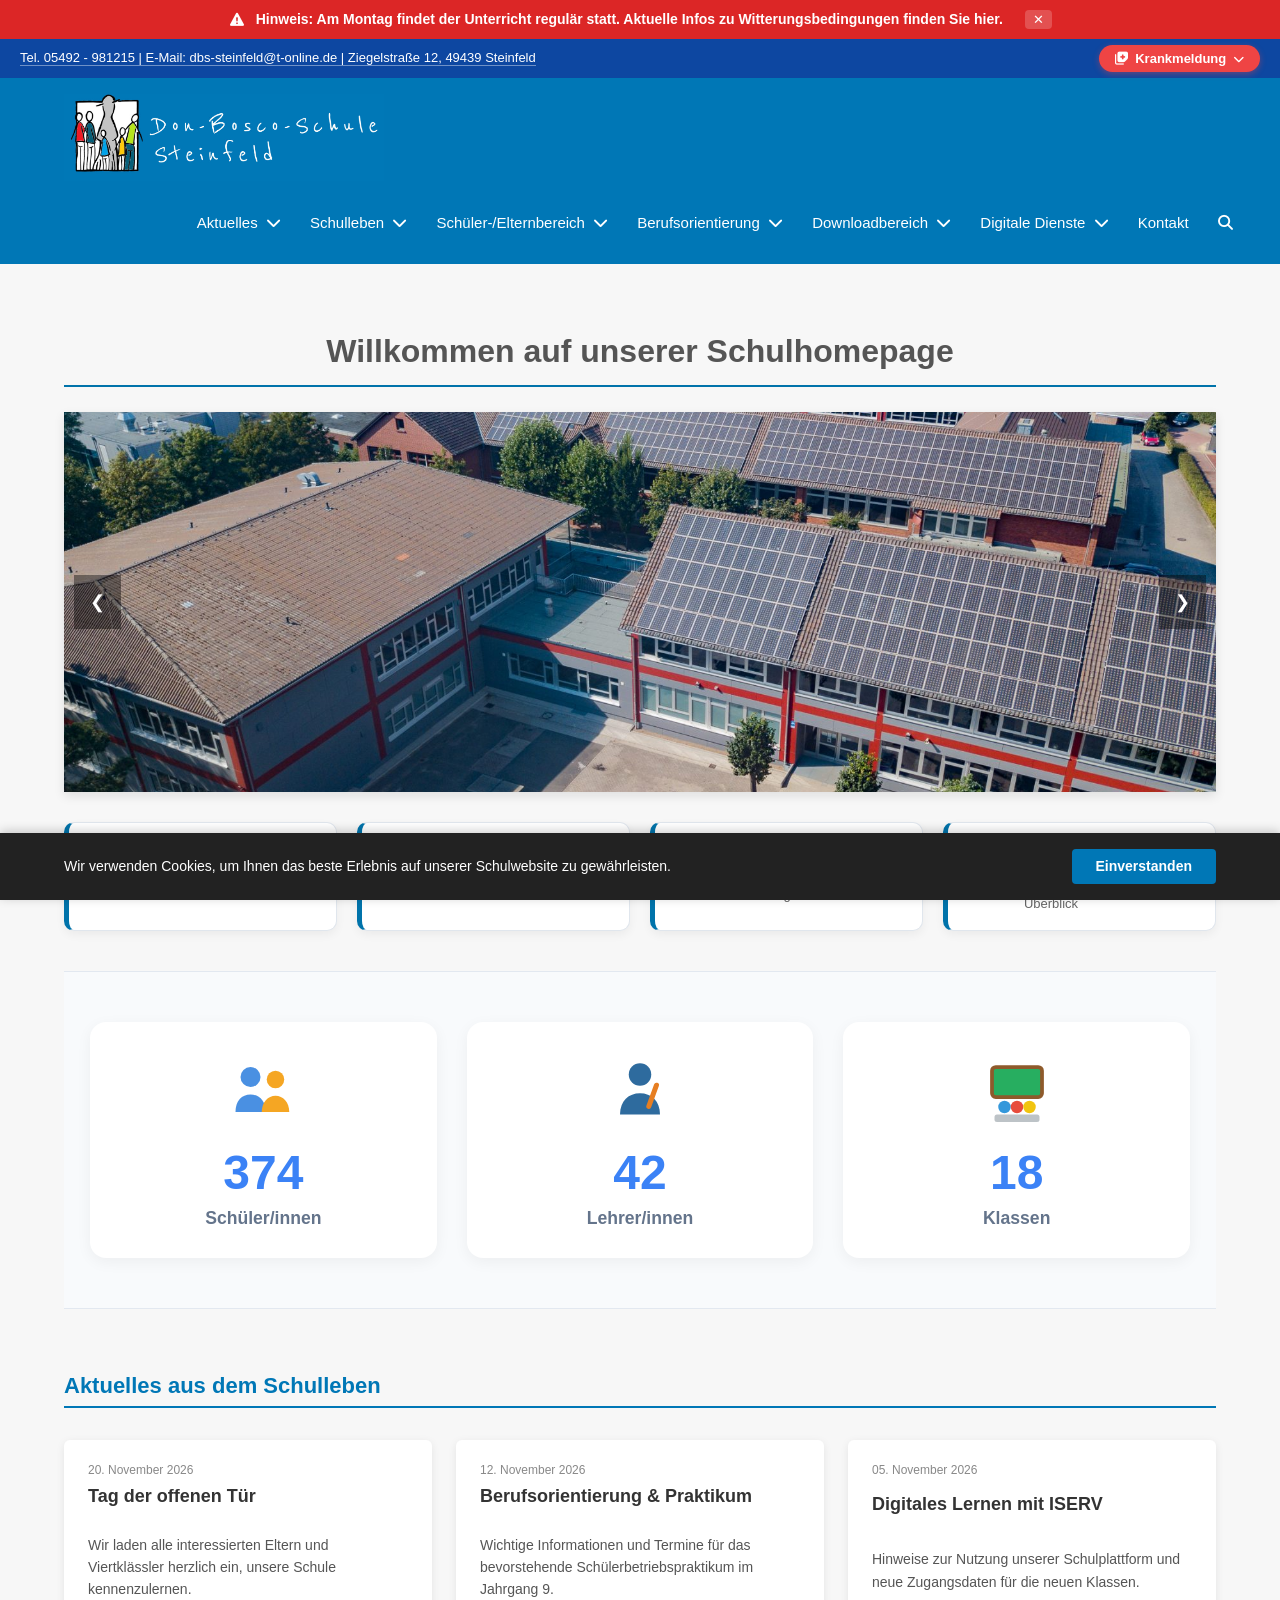
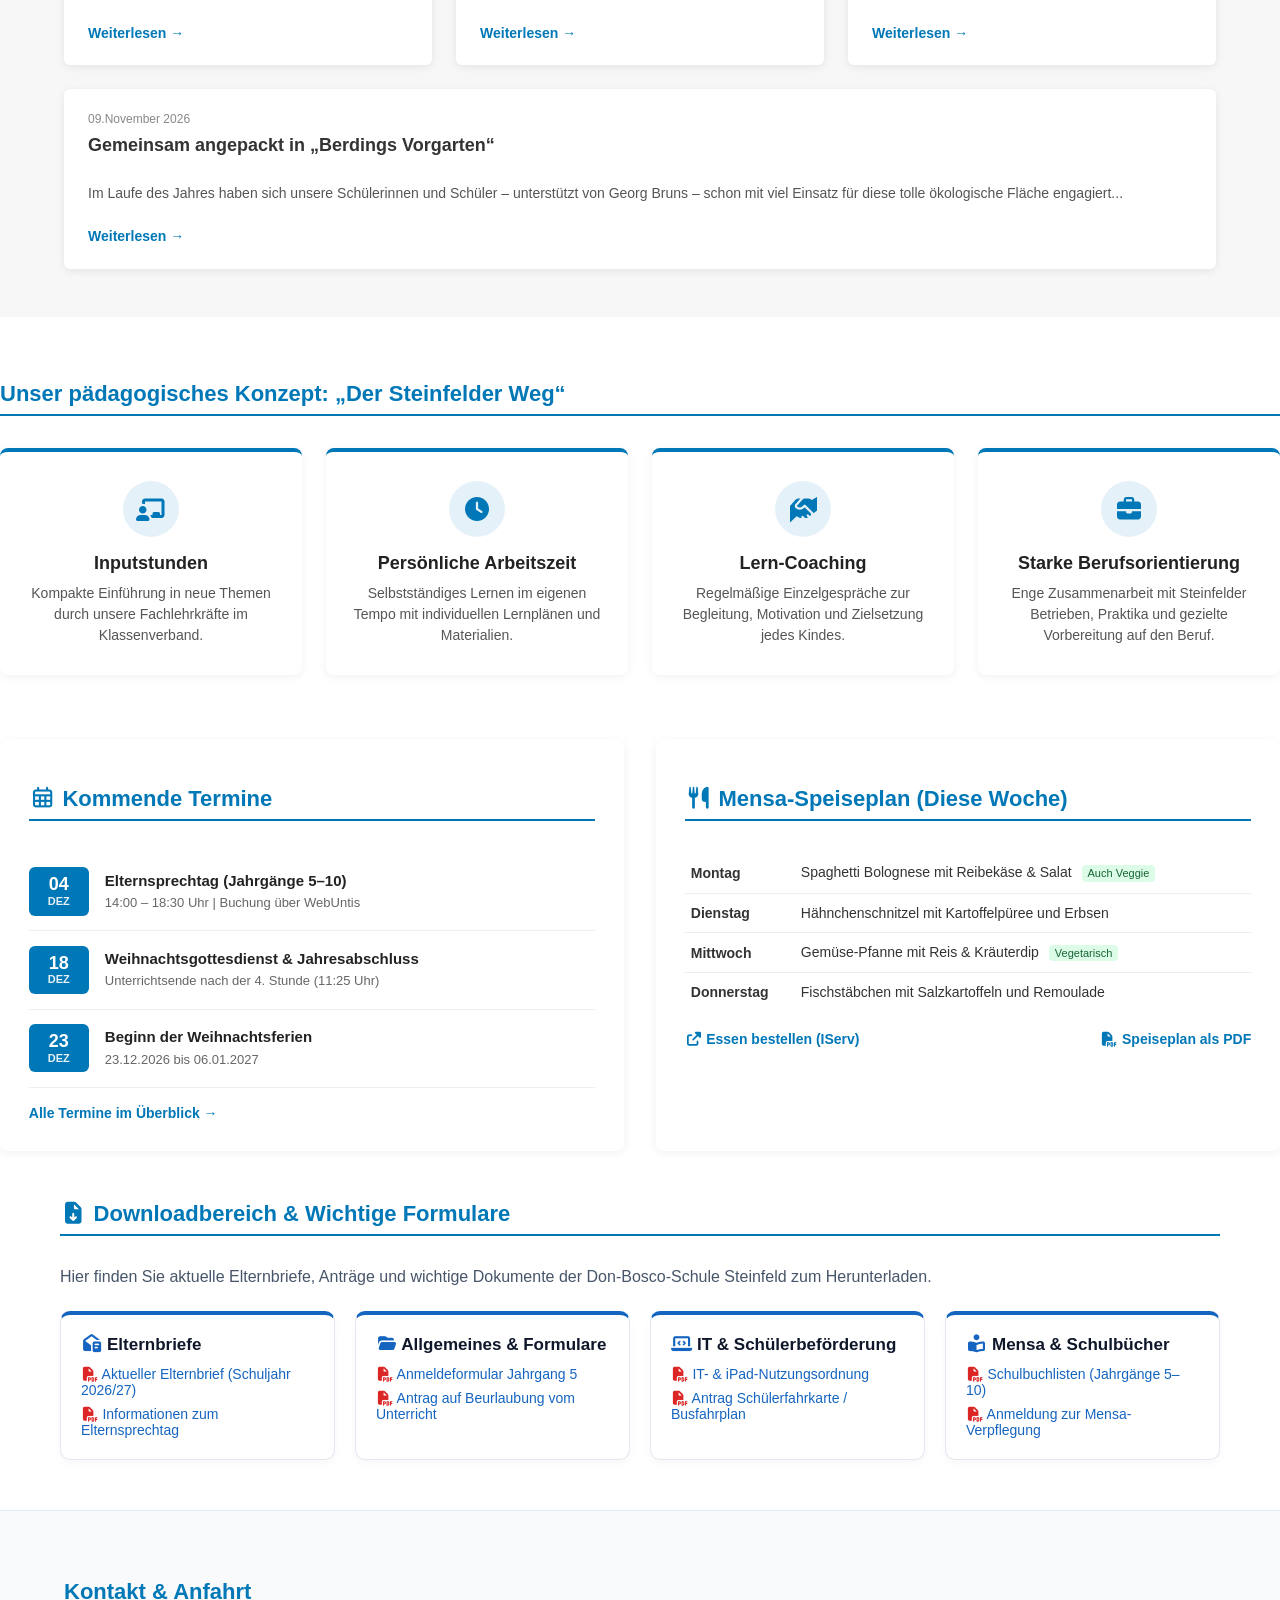
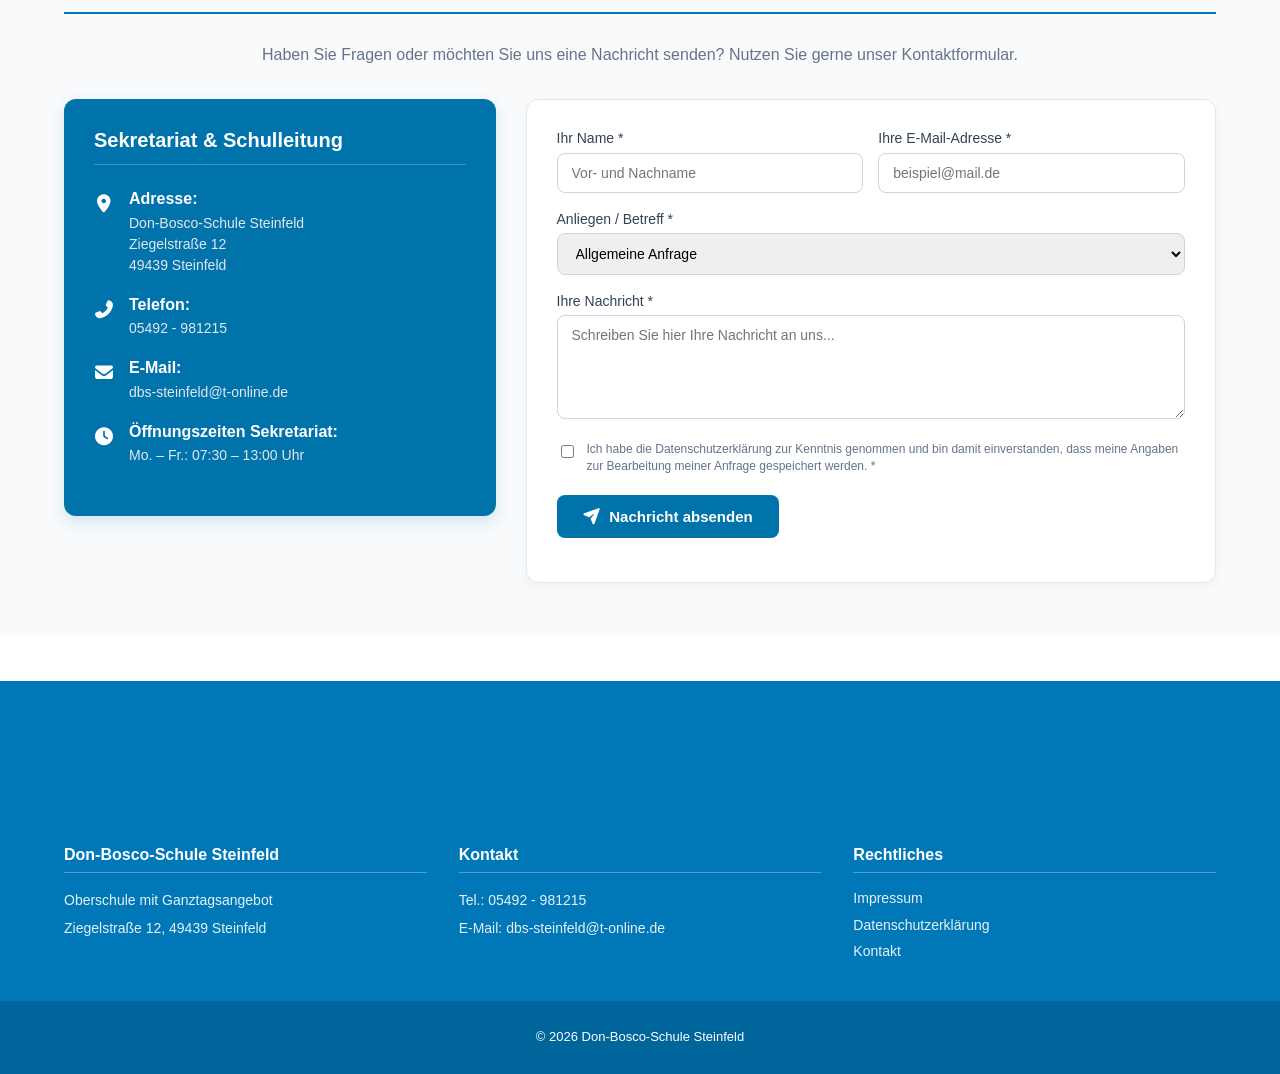
<file: index.html>
<!DOCTYPE html> 
<html lang="de">
<head>
<meta charset="UTF-8" />
    <meta http-equiv="X-UA-Compatible" content="IE=edge" /> 
    <meta name="viewport" content="width=device-width, initial-scale=1.0" />
    <title>Don-Bosco-Schule Steinfeld – Oberschule</title>
    <link rel="stylesheet" href="./styles/all.min.css"/>
    <link rel="stylesheet" href="./styles/dbs11.css?v=3">

    <style> 
        .krank-tabs {
display: flex;
gap: 8px;
margin-bottom: 16px;
border-bottom: 2px solid #e2e8f0;
padding-bottom: 10px;
}
.krank-tab-btn {
flex: 1;
padding: 9px 12px;
border: none;
background: #f1f5f9;
color: #475569;
font-weight: 600;
border-radius: 8px;
cursor: pointer;
font-size: 13px;
transition: 0.2s;
}
.krank-tab-btn.active {
background: #1565c0;
color: #ffffff;
}


        .header-ünten__links .sub-menu,
        .header-ünten__links .menu-link__akt {
            overflow: visible !important;
        }
        .it-parent { position: relative; }
        .it-submenu {
            display: none !important;
            position: absolute;
            right: 100%;
            top: 0;
            background-color: #1565c0;
            min-width: 220px;
            list-style: none;
            padding: 8px 0;
            margin: 0;
            box-shadow: 0 4px 12px rgba(0, 0, 0, 0.25);
            border-radius: 4px;
            z-index: 99999;
        }
        .it-parent:hover > .it-submenu { display: block !important; }
        .it-submenu li a {
            display: block;
            padding: 10px 16px;
            color: #ffffff !important;
            text-decoration: none;
            font-size: 14px;
            white-space: nowrap;
        }
        .it-submenu li a:hover { background-color: rgba(255, 255, 255, 0.15); }

        @media (max-width: 1024px) {
            .it-submenu {
                position: static !important;
                right: auto !important;
                width: 100% !important;
                background-color: #f1f5f9 !important;
                box-shadow: none !important;
                padding: 4px 0 !important;
                border-radius: 0 !important;
            }
            .it-submenu li a {
                color: #1e293b !important;
                padding: 10px 16px 10px 32px !important;
                font-size: 14px !important;
                border-bottom: 1px solid #e2e8f0;
            }
        }

        /* ۱. نوار هشدار اضطراری */
        .emergency-banner {
            background-color: #dc2626;
            color: #ffffff;
            text-align: center;
            padding: 10px 16px;
            font-size: 14px;
            font-weight: 600;
            display: flex;
            justify-content: center;
            align-items: center;
            gap: 10px;
            position: relative;
            z-index: 100000;
        }
        .emergency-close {
            background: rgba(255,255,255,0.2);
            border: none;
            color: white;
            border-radius: 4px;
            padding: 2px 8px;
            cursor: pointer;
            margin-left: 12px;
        }

        /* ۲. نوار بالایی و دکمه اعلام غیبت */
        .top-bar-wrapper {
            display: flex;
            justify-content: space-between;
            align-items: center;
            flex-wrap: wrap;
            background-color: #0d47a1;
            padding: 6px 20px;
            color: #fff;
        }
        .top-bar-wrapper .ganzüben-title {
            margin: 0;
            padding: 0;
            background: transparent;
            font-size: 13px;
        }
        .btn-krankmeldung {
            background-color: #ef4444;
            color: #ffffff !important;
            border: none;
            padding: 6px 14px;
            border-radius: 20px;
            font-size: 13px;
            font-weight: 600;
            cursor: pointer;
            display: inline-flex;
            align-items: center;
            gap: 6px;
            transition: background 0.2s, transform 0.2s;
            box-shadow: 0 2px 6px rgba(239, 68, 68, 0.4);
        }
        .btn-krankmeldung:hover {
            background-color: #dc2626;
            transform: translateY(-1px);
        }

        /* ۳. استایل مودال فرم غیبت */
        .dbs-modal-overlay {
            display: none;
            position: fixed;
            inset: 0;
            background: rgba(15, 23, 42, 0.65);
            backdrop-filter: blur(3px);
            z-index: 999999;
            justify-content: center;
            align-items: center;
            padding: 16px;
        }
        .dbs-modal-overlay.active { display: flex; }
        .dbs-modal-box {
            background: #ffffff;
            width: 100%;
            max-width: 480px;
            border-radius: 12px;
            padding: 24px;
            box-shadow: 0 20px 25px -5px rgba(0, 0, 0, 0.2);
            position: relative;
        }
        .dbs-modal-header {
            display: flex;
            justify-content: space-between;
            align-items: center;
            border-bottom: 1px solid #e2e8f0;
            padding-bottom: 12px;
            margin-bottom: 16px;
        }
        .dbs-modal-header h2 { margin: 0; font-size: 19px; color: #1e293b; }
        .dbs-modal-close { background: none; border: none; font-size: 22px; color: #64748b; cursor: pointer; }
        .dbs-form-group { margin-bottom: 14px; }
        .dbs-form-group label { display: block; font-size: 13px; font-weight: 600; color: #334155; margin-bottom: 5px; }
        .dbs-form-group input, .dbs-form-group select {
            width: 100%;
            padding: 10px 12px;
            border: 1px solid #cbd5e1;
            border-radius: 8px;
            font-size: 14px;
            box-sizing: border-box;
        }
        .dbs-submit-btn {
            width: 100%;
            background: #1565c0;
            color: white;
            border: none;
            padding: 12px;
            border-radius: 8px;
            font-size: 15px;
            font-weight: 600;
            cursor: pointer;
        }
        .dbs-submit-btn:hover { background: #0d47a1; }
        .krank-dropdown {
position: relative;
display: inline-block;
}

.krank-dropdown-menu {
display: none;
position: absolute;
right: 0;
top: 100%;
padding-top: 6px;
min-width: 210px;
z-index: 100001;
}

.krank-dropdown:hover .krank-dropdown-menu {
display: block;
}

.top-bar-wrapper {
position: relative;
z-index: 100002;
}

.krank-item-btn {
width: 100%;
border: none;
display: flex;
align-items: center;
gap: 8px;
background-color: #ffffff;
color: #1e293b !important;
padding: 12px 14px;
text-align: left;
font-size: 14px;
font-weight: 600;
border-bottom: 1px solid #e2e8f0;
cursor: pointer;
box-shadow: 0 4px 12px rgba(0,0,0,0.15);
}

.krank-item-btn:first-child {
border-radius: 8px 8px 0 0;
}

.krank-item-btn:last-child {
border-radius: 0 0 8px 8px;
border-bottom: none;
}

.krank-item-btn:hover, .krank-item-btn:active {
background-color: #f1f5f9;
color: #1565c0 !important;
}


.krank-dropdown-menu a:hover {
background-color: #f8fafc;
color: #1565c0 !important;
}

/* مخفی کردن تب‌های داخل مودال برای جلوگیری از تکرار */
@media (min-width: 769px) {
.krank-tabs {
display: none !important;
}
}
/* تنظیم جایگاه منو در صفحات کوچک موبایل */
@media (max-width: 600px) {
.krank-dropdown-menu {
right: auto;
left: 0;
}
}
 


        
    </style>
</head>
<body>

    <div class="emergency-banner" id="emergencyBanner">
        <i class="fas fa-exclamation-triangle"></i>
        <span id="emergencyText">Hinweis: Am Montag findet der Unterricht regulär statt. Aktuelle Infos zu Witterungsbedingungen finden Sie hier.</span>
        <button class="emergency-close" onclick="document.getElementById('emergencyBanner').style.display='none'">✕</button>
    </div>

    <header class="ganzüben">
<div class="top-bar-wrapper">
<h3 class="ganzüben-title">
  Tel. <a href="tel:+495492981215" style="color: inherit; text-decoration: none;">05492 - 981215</a> | 
  E-Mail: <a href="mailto:dbs-steinfeld@t-online.de" style="color: inherit; text-decoration: none;">dbs-steinfeld@t-online.de</a> | 
  <a href="https://google.com" target="_blank" rel="noopener noreferrer" style="color: inherit; text-decoration: none;">Ziegelstraße 12, 49439 Steinfeld</a>
</h3>


<div class="krank-dropdown" id="krankDropdown">
<button type="button" class="btn-krankmeldung" onclick="toggleKrankDropdown(event)">
<i class="fas fa-notes-medical"></i> Krankmeldung <i class="fas fa-chevron-down" style="font-size: 11px;"></i>
</button>
<div class="krank-dropdown-menu">
<button type="button" class="krank-item-btn" onclick="selectKrankType('schueler')">
<i class="fas fa-user-graduate" style="color:#ef4444;"></i> Für Schüler / Eltern
</button>
<button type="button" class="krank-item-btn" onclick="selectKrankType('kollegium')">
<i class="fas fa-chalkboard-teacher" style="color:#f59e0b;"></i> Für Kollegium
</button>
</div>
</div>
</div>
        </div>

        <div class="container">
            <div class="ganzüben-bild">
                <img src="./imag/image_123650291(3).JPG" class="ganzüben-bild__Logo2" alt="Don-Bosco-Schule Steinfeld">
            </div>

            <span class="header__icon" onclick="toggleMobileMenu()"><i class="fa fa-bars"></i></span>

             
               

                 
      
            <section class="header-ünten__ünten">
              <div class="container">
             
<nav class="header-ünten">
<ul class="header-ünten__menu">
<!-- ۱.  -->
<li class="header-ünten__links">
<a href="#aktuelles" class="header-ünten__links1">Aktuelles
<i class="fas fa-chevron-down flash"></i>
</a>
<div class="sub-menu">
<ul class="menu-link__akt">
<li class="menu-link__akt1"><a href="./termine.html">Termine</a></li>
<li class="menu-link__akt1"><a href="#aktuelles">Archiv</a></li>
</ul>
</div>
</li>
<!-- ۲. Schulleben -->
<li class="header-ünten__links">
<a href="#" class="header-ünten__links1">Schulleben
<i class="fas fa-chevron-down Flash"></i>
</a>
<div class="sub-menu">
<ul class="menu-link__akt">
<li class="menu-link__akt1"><a href="./kollegium.html">Kollegium & Team</a></li>
<li class="menu-link__akt1"><a href="#">Schulkonzept</a></li>
<li class="menu-link__akt1"><a href="./galerie.html">Bildergalerie & Events</a></li>
<li class="menu-link__akt1"><a href="#">Förderverein</a></li>
</ul>
</div>
</li>
<!-- ۳. Schüler-/Elternbereich -->
<li class="header-ünten__links">
<a href="#" class="header-ünten__links1">Schüler-/Elternbereich
<i class="fas fa-chevron-down Flash"></i>
</a>
<div class="sub-menu">
<ul class="menu-link__akt">
<li class="menu-link__akt1"><a href="https://dbs-iserv.de" target="_blank" rel="noopener noreferrer">Elternbriefe</a></li>
<li class="menu-link__akt1"><a href="#kontakt">Schulanmeldung</a></li>
<li class="menu-link__akt1"><a href="#kontakt">Beratung & Hilfe</a></li>
<li class="menu-link__akt1"><a href="https://don-bosco.webuntis.com/WebUntis/?school=don-bosco#/basic/login" target="_blank" rel="noopener noreferrer">Vertretungsplan (WebUntis)</a></li>
</ul>
</div>
</li>

<!-- 3. Berufsorientierung -->
<li class="header-ünten__links">
<a href="#" class="header-ünten__links1">Berufsorientierung
<i class="fas fa-chevron-down flash"></i>
</a>
<div class="sub-menu">
<ul class="menu-link__akt">
<li class="menu-link__akt1"><a href="#konzept">Konzept & Maßnahmen</a></li>
<li class="menu-link__akt1"><a href="#aktuelles">Praktikum</a></li>
<li class="menu-link__akt1"><a href="#kontakt">Berufsberatung & Links</a></li>
<li class="menu-link__akt1"><a href="./partner.html">Schulpartner & Kooperationen</a></li>
</ul>
</div>
</li>


<!-- ۵. Downloadbereich (دسته‌بندی‌شده بر اساس نظر معلمان) -->
<li class="header-ünten__links">
<a href="#downloads" class="header-ünten__links1">Downloadbereich
<i class="fas fa-chevron-down Flash"></i>
</a>
<div class="sub-menu">
<ul class="menu-link__akt">
<li class="menu-link__akt1"><a href="https://dbs-iserv.de/iserv/parentletter" target="_blank" rel="noopener noreferrer"><strong>Elternbriefe</strong></a></li>
<li class="menu-link__akt1"><a href="https://dbs-iserv.de/iserv/file/-/Files" target="_blank" rel="noopener noreferrer">Lehrerbereich (IServ)</a></li>

<li class="menu-link__akt1"><a href="#downloads">Allgemeines & Formulare</a></li>
<li class="menu-link__akt1"><a href="#downloads">Mensa & Schulbücher</a></li>
<li class="menu-link__akt1"><a href="#downloads">IT-Nutzungsordnung</a></li>
<li class="menu-link__akt1"><a href="#downloads">Schülerbeförderung</a></li>
</ul>
</div>
</li>

<!-- ۶. Digitale Dienste (لینک مستقیم به سامانه‌های مدرسه) -->
<li class="header-ünten__links">
<a href="#" class="header-ünten__links1">Digitale Dienste
<i class="fas fa-chevron-down Flash"></i>
</a>
<div class="sub-menu">
<ul class="menu-link__akt">
<li class="menu-link__akt1"><a href="https://dbs-iserv.de" target="_blank" rel="noopener noreferrer">IServ Portal</a></li>
<li class="menu-link__akt1"><a href="https://don-bosco.webuntis.com/WebUntis/?school=don-bosco#/basic/login" target="_blank" rel="noopener noreferrer">WebUntis (Stundenplan)</a></li>
<li class="menu-link__akt1"><a href="https://dbs-iserv.de/iserv/">IServ Elternbriefe</a></li>
<li class="menu-link__akt1"><a href="https://app.pagescms.org/munreza20-netizen/dbs-steinfeld-redesign/" target="_blank" rel="noopener noreferrer">Admin-Bereich</a></li>
</ul>
</div>
</li>





<!-- ۷. Kontakt -->
<li class="header-ünten__links">
  <a href="#kontakt" class="header-ünten__links1">Kontakt</a>
</li>

<!-- ۸. آیکون ذره‌بین (جستجو) -->
<li class="header-ünten__links">
  <a href="#" class="header-ünten__links1" onclick="toggleSearch(event)">
    <i class="fas fa-search"></i>
  </a>
</li>
</ul>
</nav>
</div>
</div>
</section>
</div>
</header>


 <!-- بخش اصلی صفحه -->
<main class="main-content">
<div class="container">
<h1 class="welcome-title">Willkommen auf unserer Schulhomepage</h1>

<!-- بخش اسلایدر عکس مدرسه -->
<div class="slider-container">
<img src="./imag/schule-aussen.JPG" alt="Schule Aussen class="slider-image">
    <button class="slider-btn prev" onclick="changeSlide(-1)">&#10094;</button>
<button class="slider-btn next" onclick="changeSlide(1)">&#10095;</button>
</div>
<!-- بخش دسترسی سریع به پورتال‌های مدرسه (Quick Links) -->
<section class="quick-links-section">
  <div class="quick-links-grid">
    <!-- کارت ۱: ورود به IServ -->
    <a href="https://dbs-steinfeld.de" target="_blank" rel="noopener noreferrer" class="quick-card">
      <div class="quick-icon"><i class="fas fa-envelope-open-text"></i></div>
      <div class="quick-info">
        <h3>IServ Schulportal</h3>
        <p>E-Mails, Aufgaben & Dateien</p>
      </div>
    </a>

    <!-- کارت ۲: برنامه کلاسی WebUntis -->
    <a href="https://don-bosco.webuntis.com/WebUntis/?school=don-bosco#/basic/login" target="_blank" rel="noopener noreferrer" class="quick-card">
      <div class="quick-icon"><i class="fas fa-calendar-alt"></i></div>
      <div class="quick-info">
        <h3>WebUntis</h3>
        <p>Stunden- & Vertretungsplan</p>
      </div>
    </a>

    <!-- کارت ۳: برنامه غذایی سلف (Mensa) -->
    <a href="./downloads.html" class="quick-card">
      <div class="quick-icon"><i class="fas fa-utensils"></i></div>
      <div class="quick-info">
        <h3>Mensa & Speiseplan</h3>
        <p>Aktueller Essensplan & Bestellung</p>
      </div>
    </a>

    <!-- کارت ۴: فرم‌های دانلود و نامه‌های والدین -->
    <a href="./downloads.html" class="quick-card">
      <div class="quick-icon"><i class="fas fa-file-download"></i></div>
      <div class="quick-info">
        <h3>Elternbriefe & Formulare</h3>
        <p>Wichtige Downloads im Überblick</p>
      </div>
    </a>
  </div>
</section>
<!-- بخش آمار مدرسه (Schulzahlen) -->
<section class="school-stats-section">
<div class="stats-container">

<!-- ستون اول: دانش‌آموزان -->
<div class="stat-item">
<div class="stat-icon">
<svg viewBox="0 0 64 64" width="80" height="80" fill="none" xmlns="http://w3.org">
<circle cx="22" cy="20" r="8" fill="#4A90E2"/>
<path d="M10 48C10 39 15 34 22 34C29 34 34 39 34 48" fill="#4A90E2"/>
<circle cx="42" cy="22" r="7" fill="#F5A623"/>
<path d="M31 48C31 40 36 35 42 35C48 35 53 40 53 48" fill="#F5A623"/>
</svg>
</div>
<div class="stat-number">374</div>
<div class="stat-label">Schüler/innen</div>
</div>

<!-- ستون دوم: معلمان -->
<div class="stat-item">
<div class="stat-icon">
<svg viewBox="0 0 64 64" width="80" height="80" fill="none" xmlns="http://w3.org">
<circle cx="32" cy="18" r="9" fill="#2E6B9E"/>
<path d="M16 50C16 39 23 33 32 33C41 33 48 39 48 50" fill="#2E6B9E"/>
<rect x="44" y="24" width="4" height="22" rx="2" transform="rotate(20 44 24)" fill="#E67E22"/>
</svg>
</div>
<div class="stat-number">42</div>
<div class="stat-label">Lehrer/innen</div>
</div>

<!-- ستون سوم: کلاس‌ها -->
<div class="stat-item">
<div class="stat-icon">
<svg viewBox="0 0 64 64" width="80" height="80" fill="none" xmlns="http://w3.org">
<rect x="12" y="12" width="40" height="24" rx="3" fill="#27AE60" stroke="#8E5A2B" stroke-width="3"/>
<circle cx="22" cy="44" r="5" fill="#3498DB"/>
<circle cx="32" cy="44" r="5" fill="#E74C3C"/>
<circle cx="42" cy="44" r="5" fill="#F1C40F"/>
<rect x="14" y="50" width="36" height="6" rx="2" fill="#BDC3C7"/>
</svg>
</div>
<div class="stat-number">18</div>
<div class="stat-label">Klassen</div>
</div>

</div>
</section>

    
    <!-- بخش اخبار و اطلاعیه‌های مدرسه (Aktuelles) -->
<section class="news-section">
<h2 class="section-title">Aktuelles aus dem Schulleben</h2> 

<div class="news-grid" id="news-grid-container">
<!-- کارت خبر اول -->
<article class="news-card">
<div class="news-date">20. November 2026</div>
<h3>Tag der offenen Tür</h3>
<p>Wir laden alle interessierten Eltern und Viertklässler herzlich ein, unsere Schule kennenzulernen.</p>
<a href="#" class="news-link">Weiterlesen →</a>
</article>

<!-- کارت خبر دوم -->
<article class="news-card">
<div class="news-date">12. November 2026</div>
<h3>Berufsorientierung & Praktikum</h3>
<p>Wichtige Informationen und Termine für das bevorstehende Schülerbetriebspraktikum im Jahrgang 9.</p>
<a href="#" class="news-link">Weiterlesen →</a>
</article>

<!-- کارت خبر سوم -->
<article class="news-card">
<div class="news-date">05. November 2026</div>
<h3>Digitales Lernen mit ISERV</h3>
<p>Hinweise zur Nutzung unserer Schulplattform und neue Zugangsdaten für die neuen Klassen.</p>
<a href="#" class="news-link">Weiterlesen →</a>
</article>
</div>
</section>

</div> <!-- پایان container -->
</main>
        <!-- بخش ۳: معرفی طرح آموزشی Steinfelder Weg -->
        <section class="konzept-section">
            <h2 class="section-title">Unser pädagogisches Konzept: „Der Steinfelder Weg“</h2>
            <div class="konzept-grid">
                <div class="konzept-card">
                    <div class="konzept-icon"><i class="fas fa-chalkboard-teacher"></i></div>
                    <h3>Inputstunden</h3>
                    <p>Kompakte Einführung in neue Themen durch unsere Fachlehrkräfte im Klassenverband.</p>
                </div>
                <div class="konzept-card">
                    <div class="konzept-icon"><i class="fas fa-clock"></i></div>
                    <h3>Persönliche Arbeitszeit</h3>
                    <p>Selbstständiges Lernen im eigenen Tempo mit individuellen Lernplänen und Materialien.</p>
                </div>
                <div class="konzept-card">
                    <div class="konzept-icon"><i class="fas fa-hands-helping"></i></div>
                    <h3>Lern-Coaching</h3>
                    <p>Regelmäßige Einzelgespräche zur Begleitung, Motivation und Zielsetzung jedes Kindes.</p>
                </div>
                <div class="konzept-card">
                    <div class="konzept-icon"><i class="fas fa-briefcase"></i></div>
                    <h3>Starke Berufsorientierung</h3>
                    <p>Enge Zusammenarbeit mit Steinfelder Betrieben, Praktika und gezielte Vorbereitung auf den Beruf.</p>
                </div>
            </div>
        </section>

        <!-- بخش ۴: تقویم رویدادها و منوی غذای هفتگی (Mensa) -->
        <section class="info-split-section">
            <!-- ستون اول: رویدادهای آینده -->
            <div class="info-box">
                <h2 class="section-title"><i class="far fa-calendar-alt"></i> Kommende Termine</h2>
                <div class="termin-item">
                    <div class="termin-date-badge">
                        <span class="day">04</span>
                        <span class="month">Dez</span>
                    </div>
                    <div class="termin-details">
                        <h4>Elternsprechtag (Jahrgänge 5–10)</h4>
                        <span>14:00 – 18:30 Uhr | Buchung über WebUntis</span>
                    </div>
                </div>
                <div class="termin-item">
                    <div class="termin-date-badge">
                        <span class="day">18</span>
                        <span class="month">Dez</span>
                    </div>
                    <div class="termin-details">
                        <h4>Weihnachtsgottesdienst & Jahresabschluss</h4>
                        <span>Unterrichtsende nach der 4. Stunde (11:25 Uhr)</span>
                    </div>
                </div>
                <div class="termin-item">
                    <div class="termin-date-badge">
                        <span class="day">23</span>
                        <span class="month">Dez</span>
                    </div>
                    <div class="termin-details">
                        <h4>Beginn der Weihnachtsferien</h4>
                        <span>23.12.2026 bis 06.01.2027</span>
                    </div>
                </div>
                <div style="margin-top: 1rem;">
                    <a href="#" class="news-link">Alle Termine im Überblick →</a>
                </div>
            </div>

            <!-- ستون دوم: برنامه غذایی هفتگی Mensa -->
            <div class="info-box">
                <h2 class="section-title"><i class="fas fa-utensils"></i> Mensa-Speiseplan (Diese Woche)</h2>
                <table class="mensa-table">
                    <tr>
                        <td class="mensa-day">Montag</td>
                        <td>Spaghetti Bolognese mit Reibekäse & Salat <span class="mensa-tag">Auch Veggie</span></td>
                    </tr>
                    <tr>
                        <td class="mensa-day">Dienstag</td>
                        <td>Hähnchenschnitzel mit Kartoffelpüree und Erbsen</td>
                    </tr>
                    <tr>
                        <td class="mensa-day">Mittwoch</td>
                        <td>Gemüse-Pfanne mit Reis & Kräuterdip <span class="mensa-tag">Vegetarisch</span></td>
                    </tr>
                    <tr>
                        <td class="mensa-day">Donnerstag</td>
                        <td>Fischstäbchen mit Salzkartoffeln und Remoulade</td>
                    </tr>
                </table>
                <div class="mensa-footer-links">
                    <a href="https://dbs-iserv.de" target="_blank" class="news-link"><i class="fas fa-external-link-alt"></i> Essen bestellen (IServ)</a>
                    <a href="#" class="news-link"><i class="fas fa-file-pdf"></i> Speiseplan als PDF</a>
                </div>
            </div>
        </section>

       
 <!-- بخش دانلودها و فرم‌های مدرسه (Downloadbereich) -->
<section id="downloads" style="max-width: 1200px; margin: 50px auto; padding: 0 20px;">
<h2 class="section-title"><i class="fas fa-file-download"></i> Downloadbereich & Wichtige Formulare</h2>
<p style="color: #475569; margin-bottom: 24px;">Hier finden Sie aktuelle Elternbriefe, Anträge und wichtige Dokumente der Don-Bosco-Schule Steinfeld zum Herunterladen.</p>

<div style="display: grid; grid-template-columns: repeat(auto-fit, minmax(260px, 1fr)); gap: 20px;">

<!-- دسته ۱: نامه‌های والدین -->
<div style="background: #ffffff; border: 1px solid #e2e8f0; border-top: 4px solid #1565c0; border-radius: 10px; padding: 20px; box-shadow: 0 4px 10px rgba(0,0,0,0.03);">
<h3 style="margin: 0 0 12px 0; font-size: 17px; color: #0f172a;"><i class="fas fa-envelope-open-text" style="color:#1565c0;"></i> Elternbriefe</h3>
<ul style="list-style: none; padding: 0; margin: 0; font-size: 14px;">
<li style="margin-bottom: 8px;"><a href="#" style="color: #1565c0; text-decoration: none;"><i class="fas fa-file-pdf" style="color:#dc2626;"></i> Aktueller Elternbrief (Schuljahr 2026/27)</a></li>
<li><a href="#" style="color: #1565c0; text-decoration: none;"><i class="fas fa-file-pdf" style="color:#dc2626;"></i> Informationen zum Elternsprechtag</a></li>
</ul>
</div>

<!-- دسته ۲: فرم‌های عمومی و ثبت‌نام -->
<div style="background: #ffffff; border: 1px solid #e2e8f0; border-top: 4px solid #1565c0; border-radius: 10px; padding: 20px; box-shadow: 0 4px 10px rgba(0,0,0,0.03);">
<h3 style="margin: 0 0 12px 0; font-size: 17px; color: #0f172a;"><i class="fas fa-folder-open" style="color:#1565c0;"></i> Allgemeines & Formulare</h3>
<ul style="list-style: none; padding: 0; margin: 0; font-size: 14px;">
<li style="margin-bottom: 8px;"><a href="#" style="color: #1565c0; text-decoration: none;"><i class="fas fa-file-pdf" style="color:#dc2626;"></i> Anmeldeformular Jahrgang 5</a></li>
<li><a href="#" style="color: #1565c0; text-decoration: none;"><i class="fas fa-file-pdf" style="color:#dc2626;"></i> Antrag auf Beurlaubung vom Unterricht</a></li>
</ul>
</div>

<!-- دسته ۳: مقررات IT و ایاب و ذهاب -->
<div style="background: #ffffff; border: 1px solid #e2e8f0; border-top: 4px solid #1565c0; border-radius: 10px; padding: 20px; box-shadow: 0 4px 10px rgba(0,0,0,0.03);">
<h3 style="margin: 0 0 12px 0; font-size: 17px; color: #0f172a;"><i class="fas fa-laptop-code" style="color:#1565c0;"></i> IT & Schülerbeförderung</h3>
<ul style="list-style: none; padding: 0; margin: 0; font-size: 14px;">
<li style="margin-bottom: 8px;"><a href="#" style="color: #1565c0; text-decoration: none;"><i class="fas fa-file-pdf" style="color:#dc2626;"></i> IT- & iPad-Nutzungsordnung</a></li>
<li><a href="#" style="color: #1565c0; text-decoration: none;"><i class="fas fa-file-pdf" style="color:#dc2626;"></i> Antrag Schülerfahrkarte / Busfahrplan</a></li>
</ul>
</div>

<!-- دسته ۴: سلف و کتاب‌های درسی -->
<div style="background: #ffffff; border: 1px solid #e2e8f0; border-top: 4px solid #1565c0; border-radius: 10px; padding: 20px; box-shadow: 0 4px 10px rgba(0,0,0,0.03);">
<h3 style="margin: 0 0 12px 0; font-size: 17px; color: #0f172a;"><i class="fas fa-book-reader" style="color:#1565c0;"></i> Mensa & Schulbücher</h3>
<ul style="list-style: none; padding: 0; margin: 0; font-size: 14px;">
<li style="margin-bottom: 8px;"><a href="#" style="color: #1565c0; text-decoration: none;"><i class="fas fa-file-pdf" style="color:#dc2626;"></i> Schulbuchlisten (Jahrgänge 5–10)</a></li>
<li><a href="#" style="color: #1565c0; text-decoration: none;"><i class="fas fa-file-pdf" style="color:#dc2626;"></i> Anmeldung zur Mensa-Verpflegung</a></li>
</ul>
</div>

</div>
</section>


   
   <!-- بخش تماس با مدرسه (Kontaktformular) -->
<section id="kontakt" class="contact-section">
<div class="container">
<h2 class="section-title">Kontakt & Anfahrt</h2>
<p class="contact-subtitle">Haben Sie Fragen oder möchten Sie uns eine Nachricht senden? Nutzen Sie gerne unser Kontaktformular.</p>

<div class="contact-wrapper">
<!-- ستون سمت چپ: اطلاعات تماس مستقیم -->
<div class="contact-info-box">
<h3>Sekretariat & Schulleitung</h3>
<div class="info-item">
<i class="fas fa-map-marker-alt"></i>
<div>
<strong>Adresse:</strong>
<p><a href="https://munreza20-netizen.github.io/dbs-steinfeld-redesign/" target="_blank" rel="noopener noreferrer" style="color: inherit; text-decoration: none;">Don-Bosco-Schule Steinfeld<br>Ziegelstraße 12<br>49439 Steinfeld</a></p>
</div>
</div>
<div class="info-item">
<i class="fas fa-phone-alt"></i>
<div>
<strong>Telefon:</strong>
<p><a href="tel:+495492981215" style="color: inherit; text-decoration: none;">05492 - 981215</a></p>
</div>
</div>
<div class="info-item">
<i class="fas fa-envelope"></i>
<div>
<strong>E-Mail:</strong>
<p><a href="mailto:dbs-steinfeld@t-online.de" style="color: inherit; text-decoration: none;">dbs-steinfeld@t-online.de</a></p>
</div>
</div>
<div class="info-item">
<i class="fas fa-clock"></i>
<div>
<strong>Öffnungszeiten Sekretariat:</strong>
<p>Mo. – Fr.: 07:30 – 13:00 Uhr</p>
</div>
</div>
</div>


      <!-- ستون سمت راست: فرم ارسال پیام -->
      <div class="contact-form-box">
     <form id="school-contact-form" action="https://api.web3forms.com/submit" method="POST">
<input type="hidden" name="access_key" value="93778e54-2ced-4b44-8aff-4e187f4cb15e">
<input type="hidden" name="subject" value="Neue Kontaktanfrage - DBS Steinfeld">
<input type="hidden" name="from_name" value="DBS Steinfeld Website">
          <div class="form-row">
            <div class="form-group">
              <label for="sender-name">Ihr Name *</label>
              <input type="text" id="sender-name" name="name" required placeholder="Vor- und Nachname">
            </div>
            <div class="form-group">
              <label for="sender-email">Ihre E-Mail-Adresse *</label>
              <input type="email" id="sender-email" name="email" required placeholder="beispiel@mail.de">
            </div>
          </div>

          <div class="form-group">
            <label for="sender-subject">Anliegen / Betreff *</label>
            <select id="sender-subject" name="betreff" required>
              <option value="Allgemeine Anfrage">Allgemeine Anfrage</option>
              <option value="Schulanmeldung">Schulanmeldung</option>
              <option value="Krankmeldung / Beurlaubung">Krankmeldung / Beurlaubung</option>
              <option value="Terminvereinbarung">Terminvereinbarung</option>
            </select>
          </div>

          <div class="form-group">
            <label for="sender-message">Ihre Nachricht *</label>
            <textarea id="sender-message" name="message" rows="5" required placeholder="Schreiben Sie hier Ihre Nachricht an uns..."></textarea>
          </div>

          <!-- تیک اجباری قوانین حریم خصوصی آلمان (DSGVO) -->
          <div class="form-checkbox">
            <input type="checkbox" id="dsgvo-check" required>
            <label for="dsgvo-check">
              Ich habe die Datenschutzerklärung zur Kenntnis genommen und bin damit einverstanden, dass meine Angaben zur Bearbeitung meiner Anfrage gespeichert werden. *
            </label>
          </div>

          <button type="submit" class="contact-submit-btn">
            <i class="fas fa-paper-plane"></i> Nachricht absenden
          </button>

          <div id="form-feedback" style="margin-top: 14px; font-size: 14px; font-weight: 600;"></div>
        </form>
      </div>
    </div>
  </div>
</section>
    
<!-- فوتر (پاورقی) سایت -->
<footer class="site-footer">
  
    <footer class="site-footer">
  <div class="container footer-content">
    <div class="footer-col">
      <h4>Don-Bosco-Schule Steinfeld</h4>
      <p>Oberschule mit Ganztagsangebot</p>
      <p><a href="https://google.com" target="_blank" rel="noopener noreferrer" style="color: inherit; text-decoration: none;">Ziegelstraße 12, 49439 Steinfeld</a></p>
    </div>

    <div class="footer-col">
      <h4>Kontakt</h4>
      <p>Tel.: <a href="tel:+495492981215" style="color: inherit; text-decoration: none;">05492 - 981215</a></p>
      <p>E-Mail: <a href="mailto:dbs-steinfeld@t-online.de" style="color: inherit; text-decoration: none;">dbs-steinfeld@t-online.de</a></p>
    </div>

        <div class="footer-col">
      <h4>Rechtliches</h4>
      <ul class="footer-links">
        <li><a href="impressum.html">Impressum</a></li>
        <li><a href="datenschutz.html">Datenschutzerklärung</a></li>
        <li><a href="#kontakt">Kontakt</a></li>
      </ul>
    </div>

  </div>
  <div class="footer-bottom">
    <p>© 2026 Don-Bosco-Schule Steinfeld</p>
  </div>
</footer>


<!-- پنجره جستجوی هوشمند -->
<div id="search-overlay" class="search-overlay">
  <div class="search-wrapper">
    <div class="search-box">
      <input type="text" id="search-input" onkeyup="liveSearch()" placeholder="Diese Website durchsuchen... (z.B. Mensa, Termine, Kontakt)">
      <button onclick="toggleSearch(event)">Schließen ✕</button>
    </div>
    <ul id="search-results" class="search-results"></ul>
  </div>
</div>

<div id="news-modal" class="modal-overlay" onclick="closeModal(event)">
  <div class="modal-box">
    <button class="modal-close" onclick="closeModal(event)">✕</button>
    <div id="modal-date" class="news-date"></div>
    <h2 id="modal-title"></h2>
    <p id="modal-text"></p>
  </div>
</div>

<!-- نوار قوانین کوکی (Cookie Banner) -->
<div id="cookie-banner" class="cookie-banner">
  <div class="container cookie-content">
    <p>Wir verwenden Cookies, um Ihnen das beste Erlebnis auf unserer Schulwebsite zu gewährleisten.</p>
    <button onclick="acceptCookies()" class="cookie-btn">Einverstanden</button>
  </div>
</div>

<!-- نوار دسترسی سریع ویژه موبایل -->
<nav class="mobile-bottom-nav">
  <a href="https://dbs-iserv.de" target="_blank" class="mobile-nav-item">
    <i class="fas fa-envelope-open-text"></i>
    <span>IServ</span>
  </a>
  <a href="https://webuntis.com" target="_blank" class="mobile-nav-item">
    <i class="fas fa-calendar-alt"></i>
    <span>WebUntis</span>
  </a>
  <button onclick="openKrankModal()" class="mobile-nav-item urgent">
    <i class="fas fa-notes-medical"></i>
    <span>Krankmelden</span>
  </button>
  <a href="#kontakt" class="mobile-nav-item">
    <i class="fas fa-phone-alt"></i>
    <span>Kontakt</span>
  </a>
</nav>

<!-- پنجره فرم اعلام غیبت آنلاین (Krankmeldung Modal - نسخه اصلاح‌شده و بدون تکرار) -->
<div class="dbs-modal-overlay" id="krankModal">
  <div class="dbs-modal-box">
    <div class="dbs-modal-header">
      <h2><i class="fas fa-notes-medical" style="color:#ef4444;"></i> Online-Krankmeldung</h2>
      <button class="dbs-modal-close" onclick="closeKrankModal()">&times;</button>
    </div>

    <!-- تب‌های انتخاب -->
    <div class="krank-tabs">
      <button type="button" id="tab-krank-schueler" class="krank-tab-btn active" onclick="switchKrankTab('schueler')">
        <i class="fas fa-user-graduate"></i> Schüler / Eltern
      </button>
      <button type="button" id="tab-krank-kollegium" class="krank-tab-btn" onclick="switchKrankTab('kollegium')">
        <i class="fas fa-chalkboard-teacher"></i> Kollegium
      </button>
    </div>

   <!-- بخش 1: هدایت والدین به  -->
<div id="krankmeldung-form" style="text-align: center; padding: 15px 10px;">
<div style="background: #f0f7ff; border: 1px solid #cce3ff; border-radius: 10px; padding: 18px; margin-bottom: 14px;">
<i class="fas fa-envelope-open-text" style="font-size: 28px; color: #005a9c; margin-bottom: 10px;"></i>
<h3 style="margin: 0 0 8px 0; color: #005a9c; font-size: 16px;">Krankmeldung per E-Mail</h3>
<p style="font-size: 13.5px; color: #334155; line-height: 1.5; margin: 0;">
Bitte melden Sie Ihr Kind bequem per E-Mail über unser vorbereitetes Formular krank.
</p>
</div>

<div style="background: #fff8eb; border: 1px solid #fde68a; border-radius: 8px; padding: 10px; margin-bottom: 14px;">
<p style="font-size: 12.5px; color: #92400e; margin: 0; line-height: 1.4;">
<i class="fas fa-shield-alt"></i> <strong>Wichtiger Hinweis:</strong> Bitte senden Sie die E-Mail ausschließlich von Ihrer bei uns hinterlegten Eltern-E-Mail-Adresse.
</p>
</div>

<p style="font-size: 13px; color: #475569; margin-bottom: 16px;">
Bitte melden Sie Ihr Kind dort bis spätestens <strong>07:45 Uhr</strong> krank. 
</p>

<button type="button" onclick="selectKrankType('schueler')" class="dbs-submit-btn" style="width: 100%; border: none; cursor: pointer;">
<i class="fas fa-paper-plane"></i> E-Mail-Vorlage öffnen
</button>
</div>

<!-- بخش قفل رمز عبور ویژه همکاران -->


      <!-- بخش قفل رمز عبور ویژه همکاران -->
    <div id="kollegium-lock-box" style="display: none; text-align: center; padding: 10px 0;"> 
      <p style="font-size: 13px; color: #475569; margin-bottom: 12px;">
        <i class="fas fa-lock" style="color: #f59e0b;"></i> Geschützter Bereich: Bitte geben Sie den Zugangscode für das Kollegium ein.
      </p>
      <div class="dbs-form-group">
        <input type="password" id="kollegium-pass-input" onkeyup="if(event.key==='Enter') checkKollegiumPassword()" placeholder="Zugangscode eingeben..." style="text-align: center;">
      </div>
      <button type="button" class="dbs-submit-btn" onclick="checkKollegiumPassword()">Freischalten</button>
      <div id="kollegium-pass-error" style="color: #dc2626; font-size: 13px; font-weight: 600; margin-top: 8px; display: none;">
        ❌ Falscher Code! Bitte versuchen Sie es erneut.
      </div>
    </div>

    <!-- فرم ۲: همکاران -->
    <form id="krankmeldung-kollegium-form" action="https://api.web3forms.com/submit" method="POST" style="display: none;">
      <input type="hidden" name="access_key" value="93778e54-2ced-4b44-8aff-4e187f4cb15e">
      <input type="hidden" name="subject" value="Krankmeldung Kollegium - DBS Steinfeld">
      <input type="hidden" name="redirect" value="https://munreza20-netizen.github.io/dbs-steinfeld-redesign/danke.html">

      <p style="font-size:13px; color:#475569; margin-bottom:14px;">
        Interne Krankmeldung für Lehrkräfte und Mitarbeiter an die Schulleitung / das Sekretariat.
      </p>

      <div class="dbs-form-group"> 
        <label>Name der Lehrkraft / Mitarbeiter *</label>
        <input type="text" name="kollegium_name" required placeholder="Vor- und Nachname">
      </div>

      <div class="dbs-form-group">
        <label>Datum / Voraussichtliche Dauer *</label>
        <input type="text" name="zeitraum" class="auto-heute-datum" required placeholder="z.B. Heute oder bis Freitag">
      </div>

      <div class="dbs-form-group">
        <label>Hinweise für Vertretungsplan / Aufgaben *</label>
        <input type="text" name="vertretung_info" required placeholder="Betroffene Klassen, Stunden & Aufgaben...">
      </div>

      <button type="submit" class="dbs-submit-btn">Krankmeldung absenden</button>

      <div style="text-align: right; margin-top: 10px;">
        <button type="button" onclick="lockKollegiumForm()" style="background: none; border: none; color: #64748b; font-size: 12px; cursor: pointer; text-decoration: underline;">
          <i class="fas fa-lock"></i> Bereich wieder sperren
        </button>
      </div>
    </form>
  </div>
</div>
   


<script src="./scripts/app.js"></script>
    <script>
window.addEventListener("load", function () {
  const jetzt = new Date();

  // ۱. هایلایت غذای امروز در جدول Mensa
  const tage = ["Sonntag", "Montag", "Dienstag", "Mittwoch", "Donnerstag", "Freitag", "Samstag"];
  const heuteName = tage[jetzt.getDay()];

  document.querySelectorAll(".mensa-table tr").forEach(function (zeile) {
    const tagZelle = zeile.querySelector(".mensa-day");
    if (tagZelle && tagZelle.textContent.indexOf(heuteName) !== -1) {
      zeile.style.backgroundColor = "#eef6ff";
      zeile.style.borderLeft = "4px solid #0056b3";
      tagZelle.innerHTML += ' <span style="background:#0056b3; color:#fff; font-size:0.75em; padding:2px 6px; border-radius:4px; margin-left:5px;">Heute</span>';
    }
  });

  // ۲. پر کردن خودکار تاریخ امروز در کادر تاریخ فرم غیبت
  const tag = String(jetzt.getDate()).padStart(2, '0'); 
  const monat = String(jetzt.getMonth() + 1).padStart(2, '0');
  const jahr = jetzt.getFullYear();
  const deutschesDatum = "Heute, " + tag + "." + monat + "." + jahr;

  document.querySelectorAll('input[name="zeitraum"]').forEach(function (input) {
    if (!input.value) {
      input.value = deutschesDatum;
    }
  });
});
</script>
   

<script>
fetch('data/hinweis.json?t=' + new Date().getTime())
.then(response => response.json())
.then(data => {
const banner = document.getElementById('emergencyBanner');
const textSpan = document.getElementById('emergencyText');
if (banner && textSpan) {
if (data.active) {
banner.style.display = 'flex';
textSpan.textContent = data.text;
} else {
banner.style.display = 'none';
}
}
})
.catch(err => console.error('Hinweis error:', err));
</script>

</body>

</html>
</file>
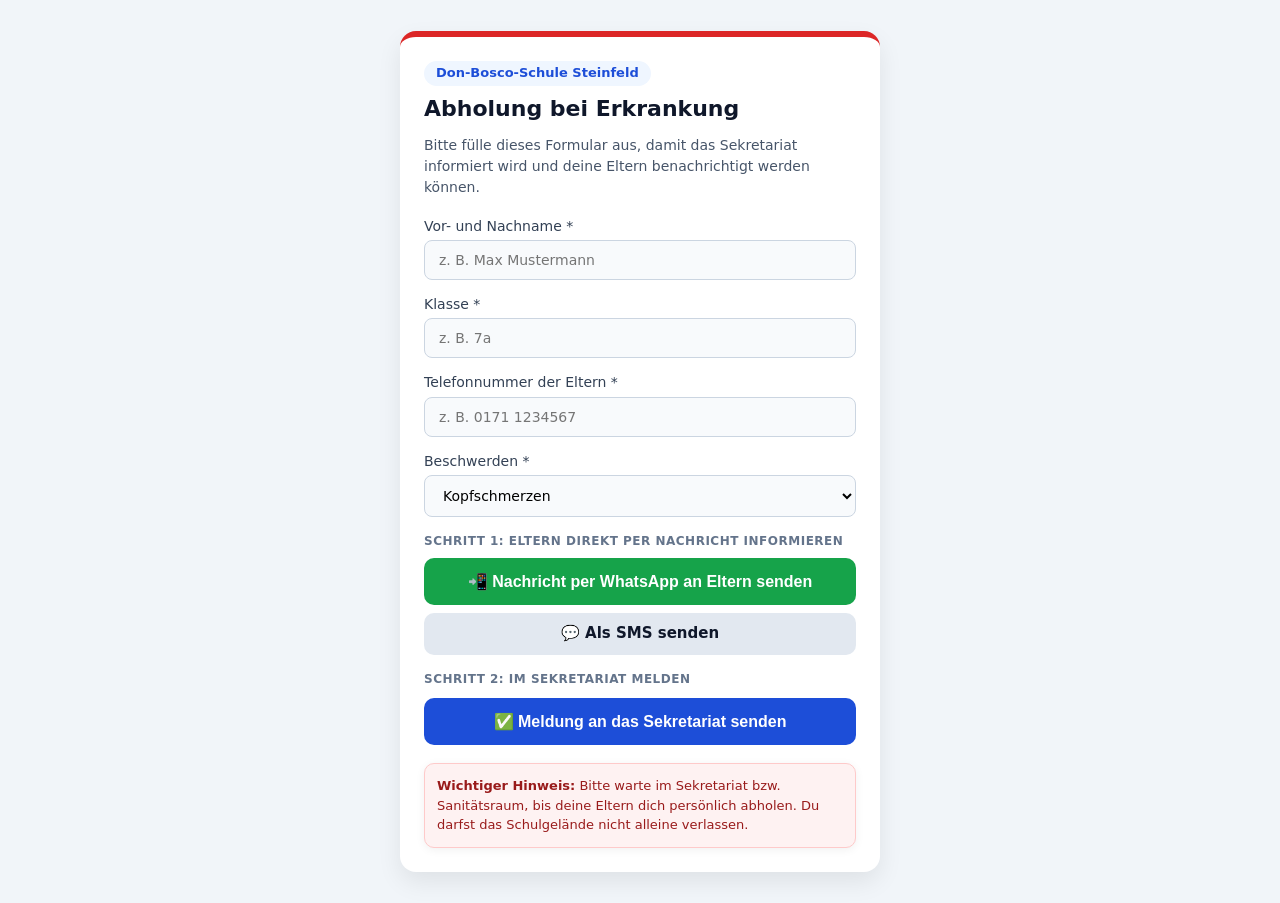
<file: Abholung.html>
<!DOCTYPE html>
<html lang="de">
<head>
<meta charset="UTF-8" />
<meta name="viewport" content="width=device-width, initial-scale=1.0" />
<title>Abholung bei Erkrankung – Don-Bosco-Schule Steinfeld</title>
<link rel="stylesheet" href="./styles/dbs11.css">
<style>
body {
background-color: #f1f5f9;
font-family: system-ui, -apple-system, sans-serif;
margin: 0;
padding: 16px;
color: #1e293b;
}
.abholung-card {
max-width: 480px;
margin: 15px auto;
background: #ffffff;
padding: 24px;
border-radius: 16px;
box-shadow: 0 10px 25px rgba(0, 0, 0, 0.08);
border-top: 6px solid #dc2626;
}
.school-badge {
display: inline-block;
background: #eff6ff;
color: #1d4ed8;
font-size: 13px;
font-weight: 700;
padding: 5px 12px;
border-radius: 999px;
margin-bottom: 10px;
}
h1 {
font-size: 22px;
margin: 0 0 8px 0;
color: #0f172a;
}
.subtitle {
font-size: 14px;
color: #475569;
margin-bottom: 20px;
line-height: 1.5;
}
.form-group {
margin-bottom: 16px;
}
label {
display: block;
font-weight: 600;
font-size: 14px;
margin-bottom: 6px;
color: #334155;
}
input, select {
width: 100%;
padding: 12px;
font-size: 16px;
border: 1.5px solid #cbd5e1;
border-radius: 10px;
box-sizing: border-box;
background: #f8fafc;
}
input:focus, select:focus {
outline: none;
border-color: #2563eb;
background: #ffffff;
}
.btn-submit {
width: 100%;
padding: 14px;
font-size: 16px;
font-weight: 700;
color: #ffffff;
background-color: #1d4ed8;
border: none;
border-radius: 10px;
cursor: pointer;
margin-top: 8px;
}
.btn-whatsapp {
display: block;
width: 100%;
padding: 14px;
font-size: 16px;
font-weight: 700;
color: #ffffff;
background-color: #16a34a;
border: none;
border-radius: 10px;
text-align: center;
text-decoration: none;
box-sizing: border-box;
margin-top: 10px;
cursor: pointer;
}
.btn-sms {
display: block;
width: 100%;
padding: 12px;
font-size: 15px;
font-weight: 600;
color: #0f172a;
background-color: #e2e8f0;
border-radius: 10px;
text-align: center;
text-decoration: none;
box-sizing: border-box;
margin-top: 8px;
}
.info-box {
background: #fef2f2;
border: 1px solid #fecaca;
color: #991b1b;
padding: 12px;
border-radius: 10px;
font-size: 13px;
margin-top: 18px;
line-height: 1.5;
}
.step-label {
font-size: 12px;
text-transform: uppercase;
letter-spacing: 0.5px;
color: #64748b;
font-weight: 700;
margin-top: 18px;
margin-bottom: 4px;
}
</style>
</head>
<body>

<div class="abholung-card">
<span class="school-badge">Don-Bosco-Schule Steinfeld</span>
<h1>Abholung bei Erkrankung</h1>
<p class="subtitle">Bitte fülle dieses Formular aus, damit das Sekretariat informiert wird und deine Eltern benachrichtigt werden können.</p>

<form id="abholungForm" action="https://web3forms.com" method="POST">
<input type="hidden" name="access_key" value="93778e54-2ced-4b44-8aff-4e187f4cb15e">
<input type="hidden" name="subject" value="DRINGEND: Schüler-Abholung (Erkrankung) – DBS Steinfeld">
<input type="hidden" name="redirect" value="https://github.io">

<div class="form-group">
<label for="studentName">Vor- und Nachname *</label>
<input type="text" id="studentName" name="Schülername" placeholder="z. B. Max Mustermann" required>
</div>

<div class="form-group">
<label for="studentClass">Klasse *</label>
<input type="text" id="studentClass" name="Klasse" placeholder="z. B. 7a" required>
</div>

<div class="form-group">
<label for="parentPhone">Telefonnummer der Eltern *</label>
<input type="tel" id="parentPhone" name="Telefonnummer_Eltern" placeholder="z. B. 0171 1234567" required>
</div>

<div class="form-group">
<label for="symptom">Beschwerden *</label>
<select id="symptom" name="Grund" required>
<option value="Kopfschmerzen">Kopfschmerzen</option>
<option value="Bauchschmerzen / Übelkeit">Bauchschmerzen / Übelkeit</option>
<option value="Fieber / Schüttelfrost">Fieber / Schüttelfrost</option>
<option value="Verletzung / Schmerzen">Verletzung / Schmerzen</option>
<option value="Sonstiges Unwohlsein">Sonstiges Unwohlsein</option>
</select>
</div>

<div class="step-label">Schritt 1: Eltern direkt per Nachricht informieren</div>
<button type="button" class="btn-whatsapp" onclick="sendWhatsApp()">📲 Nachricht per WhatsApp an Eltern senden</button>
<a id="smsLink" href="#" class="btn-sms" onclick="prepareSMS()">💬 Als SMS senden</a>

<div class="step-label">Schritt 2: Im Sekretariat melden</div>
<button type="submit" class="btn-submit">✅ Meldung an das Sekretariat senden</button>
</form>

<div class="info-box">
<strong>Wichtiger Hinweis:</strong> Bitte warte im Sekretariat bzw. Sanitätsraum, bis deine Eltern dich persönlich abholen. Du darfst das Schulgelände nicht alleine verlassen.
</div>
</div>

<script>
function formatPhoneForWA(rawPhone) {
let cleaned = rawPhone.replace(/[^0-9+]/g, '');
if (cleaned.startsWith('00')) {
cleaned = cleaned.substring(2);
} else if (cleaned.startsWith('0')) {
cleaned = '49' + cleaned.substring(1);
} else if (cleaned.startsWith('+')) {
cleaned = cleaned.substring(1);
}
return cleaned;
}

function getMessageText() {
const name = document.getElementById('studentName').value.trim() || 'Ihr Kind';
const klasse = document.getElementById('studentClass').value.trim();
const grund = document.getElementById('symptom').value;
const classText = klasse ? ` (Klasse ${klasse})` : '';
return `Guten Tag, hier ist das Sekretariat der Don-Bosco-Schule Steinfeld. Ihr Kind ${name}${classText} fühlt sich in der Schule nicht wohl (${grund}) und müsste bitte im Sekretariat abgeholt werden.`;
}

function sendWhatsApp() {
const rawPhone = document.getElementById('parentPhone').value.trim();
if (!rawPhone) {
alert('Bitte zuerst die Telefonnummer der Eltern eingeben.');
return;
}
const waPhone = formatPhoneForWA(rawPhone);
const text = encodeURIComponent(getMessageText());
window.open(`https://wa.me{waPhone}?text=${text}`, '_blank');
}

function prepareSMS() {
const rawPhone = document.getElementById('parentPhone').value.trim();
if (!rawPhone) {
alert('Bitte zuerst die Telefonnummer der Eltern eingeben.');
return false;
}
const text = encodeURIComponent(getMessageText());
document.getElementById('smsLink').href = `sms:${rawPhone}?body=${text}`;
return true;
}
</script>

</body>
</html>
</file>
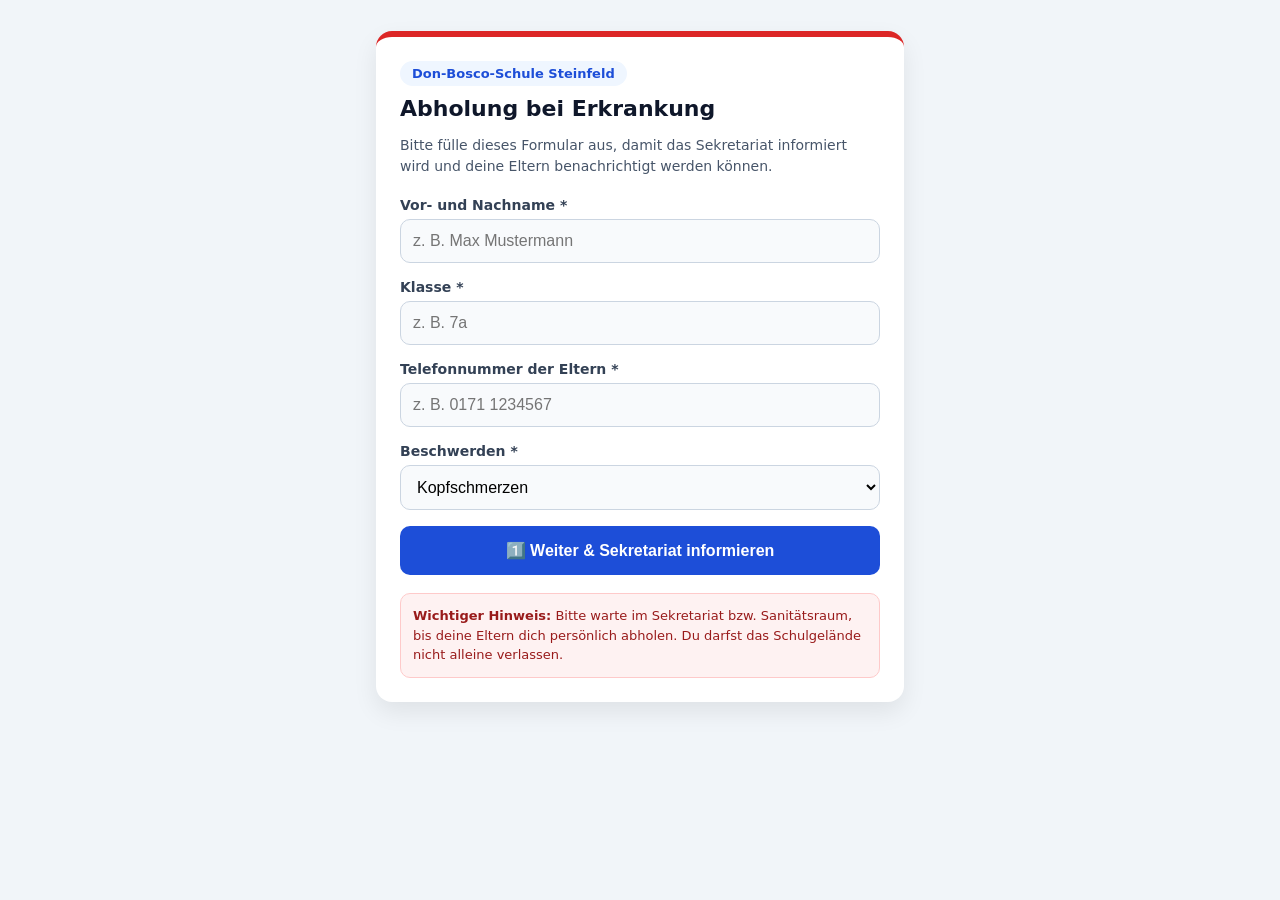
<file: abholung.html>
<!DOCTYPE html>
<html lang="de">
<head>
<meta charset="UTF-8" />
<meta name="viewport" content="width=device-width, initial-scale=1.0" />
<title>Abholung bei Erkrankung – Don-Bosco-Schule Steinfeld</title>
<style>
body {
background-color: #f1f5f9;
font-family: system-ui, -apple-system, sans-serif;
margin: 0;
padding: 16px;
color: #1e293b;
}
.abholung-card {
max-width: 480px;
margin: 15px auto;
background: #ffffff;
padding: 24px;
border-radius: 16px;
box-shadow: 0 10px 25px rgba(0, 0, 0, 0.08);
border-top: 6px solid #dc2626;
}
.school-badge {
display: inline-block;
background: #eff6ff;
color: #1d4ed8;
font-size: 13px;
font-weight: 700;
padding: 5px 12px;
border-radius: 999px;
margin-bottom: 10px;
}
h1 {
font-size: 22px;
margin: 0 0 8px 0;
color: #0f172a;
}
.subtitle {
font-size: 14px;
color: #475569;
margin-bottom: 20px;
line-height: 1.5;
}
.form-group {
margin-bottom: 16px;
}
label {
display: block;
font-weight: 600;
font-size: 14px;
margin-bottom: 6px;
color: #334155;
}
input, select {
width: 100%;
padding: 12px;
font-size: 16px;
border: 1.5px solid #cbd5e1;
border-radius: 10px;
box-sizing: border-box;
background: #f8fafc;
}
input:focus, select:focus {
outline: none;
border-color: #2563eb;
background: #ffffff;
}
.btn-primary {
display: block;
width: 100%;
padding: 15px;
font-size: 16px;
font-weight: 700;
color: #ffffff;
background-color: #1d4ed8;
border: none;
border-radius: 10px;
text-align: center;
cursor: pointer;
margin-top: 12px;
}
.btn-primary:disabled {
background-color: #93c5fd;
}
.btn-whatsapp {
display: block;
width: 100%;
padding: 16px;
font-size: 17px;
font-weight: 700;
color: #ffffff;
background-color: #16a34a;
border-radius: 10px;
text-align: center;
text-decoration: none;
box-sizing: border-box;
margin-top: 12px;
box-shadow: 0 4px 12px rgba(22, 163, 74, 0.3);
}
.btn-sms {
display: block;
width: 100%;
padding: 12px;
font-size: 14px;
font-weight: 600;
color: #0f172a;
background-color: #e2e8f0;
border-radius: 10px;
text-align: center;
text-decoration: none;
box-sizing: border-box;
margin-top: 10px;
}
.success-box {
display: none;
background: #f0fdf4;
border: 2px solid #86efac;
border-radius: 12px;
padding: 20px;
text-align: center;
margin-top: 10px;
}
.success-box h2 {
color: #15803d;
font-size: 19px;
margin: 0 0 8px 0;
}
.success-box p {
color: #166534;
font-size: 14px;
margin: 0 0 16px 0;
}
.info-box {
background: #fef2f2;
border: 1px solid #fecaca;
color: #991b1b;
padding: 12px;
border-radius: 10px;
font-size: 13px;
margin-top: 18px;
line-height: 1.5;
}
</style>
</head>
<body>

<div class="abholung-card">
<span class="school-badge">Don-Bosco-Schule Steinfeld</span>
<h1>Abholung bei Erkrankung</h1>
<p class="subtitle">Bitte fülle dieses Formular aus, damit das Sekretariat informiert wird und deine Eltern benachrichtigt werden können.</p>

<!-- مرحله ۱: فرم ارسال ایمیل به دبیرخانه -->
<form id="abholungForm" onsubmit="submitFormStep1(event)">
<input type="hidden" name="access_key" value="93778e54-2ced-4b44-8aff-4e187f4cb15e">
<input type="hidden" name="subject" value="DRINGEND: Schüler-Abholung (Erkrankung) – DBS Steinfeld">

<div class="form-group">
<label for="studentName">Vor- und Nachname *</label>
<input type="text" id="studentName" name="Schülername" placeholder="z. B. Max Mustermann" required>
</div>

<div class="form-group">
<label for="studentClass">Klasse *</label>
<input type="text" id="studentClass" name="Klasse" placeholder="z. B. 7a" required>
</div>

<div class="form-group">
<label for="parentPhone">Telefonnummer der Eltern *</label>
<input type="tel" id="parentPhone" name="Telefonnummer_Eltern" placeholder="z. B. 0171 1234567" required>
</div>

<div class="form-group">
<label for="symptom">Beschwerden *</label>
<select id="symptom" name="Grund" required>
<option value="Kopfschmerzen">Kopfschmerzen</option>
<option value="Bauchschmerzen / Übelkeit">Bauchschmerzen / Übelkeit</option>
<option value="Fieber / Schüttelfrost">Fieber / Schüttelfrost</option>
<option value="Verletzung / Schmerzen">Verletzung / Schmerzen</option>
<option value="Sonstiges Unwohlsein">Sonstiges Unwohlsein</option>
</select>
</div>

<button type="submit" id="submitBtn" class="btn-primary">1️⃣ Weiter & Sekretariat informieren</button>
</form>

<!-- مرحله ۲: نمایش خودکار دکمه واقعی واتساپ پس از ارسال ایمیل -->
<div id="step2Success" class="success-box">
<h2>✅ Sekretariat wurde informiert!</h2>
<p>Bitte tippe jetzt auf den grünen Button, um deine Eltern per WhatsApp zu benachrichtigen:</p>
<a id="finalWhatsAppLink" href="#" class="btn-whatsapp">📲 Jetzt WhatsApp an Eltern öffnen</a>
<a id="finalSmsLink" href="#" class="btn-sms">💬 Alternativ als SMS senden</a>
</div>

<div class="info-box">
<strong>Wichtiger Hinweis:</strong> Bitte warte im Sekretariat bzw. Sanitätsraum, bis deine Eltern dich persönlich abholen. Du darfst das Schulgelände nicht alleine verlassen.
</div>
</div>
<script>
function formatPhoneForWA(rawPhone) {
let cleaned = rawPhone.replace(/\D/g, '');
if (cleaned.startsWith('0049')) {
cleaned = '49' + cleaned.substring(4);
} else if (cleaned.startsWith('0')) {
cleaned = '49' + cleaned.substring(1);
} else if (!cleaned.startsWith('49')) {
cleaned = '49' + cleaned;
}
if (cleaned.startsWith('490')) {
cleaned = '49' + cleaned.substring(3);
}
return cleaned;
}

async function submitFormStep1(event) {
event.preventDefault();

const btn = document.getElementById('submitBtn');
btn.disabled = true;
btn.innerText = '⏳ Wird an Sekretariat gesendet...';

const form = document.getElementById('abholungForm');
const formData = new FormData(form);

// ساخت آدرس ایمیل به صورت تکه تکه تا در کپی پیست خراب نشود
const mailUrl = "https://api.web3forms.com/submit";

try {
const res = await fetch(mailUrl, {
method: "POST",
body: formData
});
const result = await res.json();
if (!result.success) {
alert("Fehler beim E-Mail-Versand: " + (result.message || "Unbekannter Fehler"));
}
} catch (err) {
alert("Netzwerkfehler beim Senden der E-Mail.");
}

// ساخت متن و لینک واقعی واتساپ به صورت تکه تکه تا در کپی پیست خراب نشود
const name = document.getElementById('studentName').value.trim();
const klasse = document.getElementById('studentClass').value.trim();
const rawPhone = document.getElementById('parentPhone').value.trim();
const grund = document.getElementById('symptom').value;

const msg = `Guten Tag, hier ist das Sekretariat der Don-Bosco-Schule Steinfeld. Ihr Kind ${name} (Klasse ${klasse}) fühlt sich in der Schule nicht wohl (${grund}) und müsste bitte im Sekretariat abgeholt werden.`;
const encodedMsg = encodeURIComponent(msg);
const waPhone = formatPhoneForWA(rawPhone);

const waUrl = "https://api.whatsapp.com/send?phone=" + waPhone + "&text=" + encodedMsg;

document.getElementById('finalWhatsAppLink').href = waUrl;
document.getElementById('finalSmsLink').href = "sms:" + rawPhone + "?body=" + encodedMsg;

// مخفی کردن فرم و نمایش دکمه سبز واتساپ
form.style.display = 'none';
document.getElementById('step2Success').style.display = 'block';
}
  window.addEventListener("pageshow", function(event) {
document.querySelectorAll("form").forEach(function(form) {
form.reset();
});
});
</script>




</body>
</html>
</file>
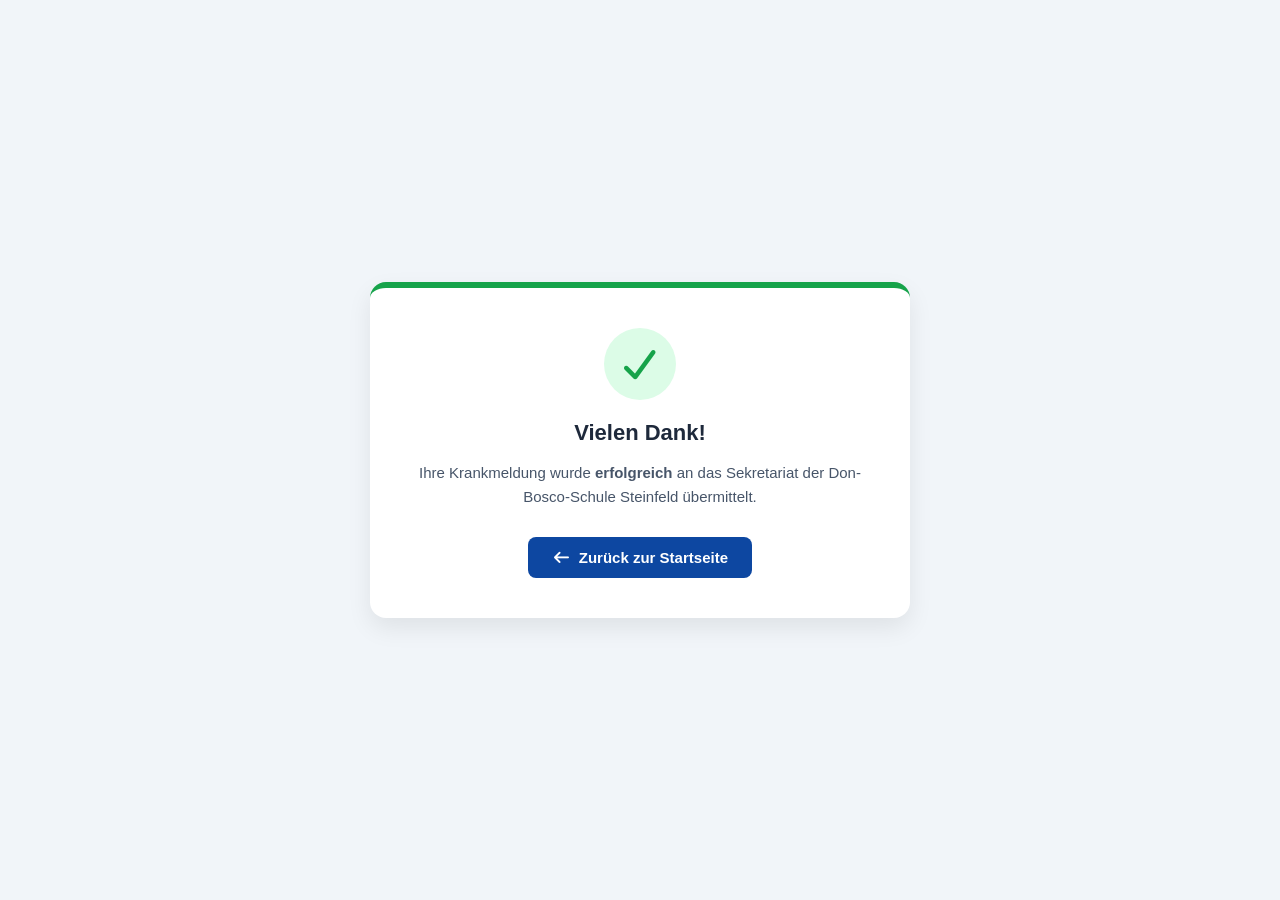
<file: danke.html>
<!DOCTYPE html>
<html lang="de">
<head>
<meta charset="UTF-8">
<meta name="viewport" content="width=device-width, initial-scale=1.0">
<title>Krankmeldung übermittelt – Don-Bosco-Schule Steinfeld</title>
<link rel="stylesheet" href="./styles/all.min.css"/>
<style>
body {
font-family: 'Segoe UI', Tahoma, Geneva, Verdana, sans-serif;
background-color: #f1f5f9;
margin: 0;
display: flex;
justify-content: center;
align-items: center;
min-height: 100vh;
padding: 20px;
box-sizing: border-box;
}
.thank-card {
background: #ffffff;
max-width: 480px;
width: 100%;
padding: 40px 30px;
border-radius: 16px;
box-shadow: 0 10px 25px rgba(0, 0, 0, 0.08);
text-align: center;
border-top: 6px solid #16a34a;
}
.icon-circle {
width: 72px;
height: 72px;
background-color: #dcfce7;
color: #16a34a;
border-radius: 50%;
display: flex;
justify-content: center;
align-items: center;
font-size: 36px;
margin: 0 auto 20px auto;
}
h1 {
color: #1e293b;
font-size: 22px;
margin-bottom: 12px;
}
p {
color: #475569;
font-size: 15px;
line-height: 1.6;
margin-bottom: 28px;
}
.back-btn {
display: inline-flex;
align-items: center;
gap: 8px;
background-color: #0d47a1;
color: #ffffff;
text-decoration: none;
padding: 12px 24px;
border-radius: 8px;
font-weight: 600;
font-size: 15px;
transition: background 0.2s;
}
.back-btn:hover {
background-color: #1565c0;
}
</style>
</head>
<body>
<div class="thank-card">
<div class="icon-circle">
<i class="fas fa-check"></i>
</div>
<h1>Vielen Dank!</h1>
<p>
Ihre Krankmeldung wurde <strong>erfolgreich</strong> an das Sekretariat der Don-Bosco-Schule Steinfeld übermittelt.
</p>
<a href="./index.html" class="back-btn">
<i class="fas fa-arrow-left"></i> Zurück zur Startseite
</a>
</div>
</body>
</html>
</file>
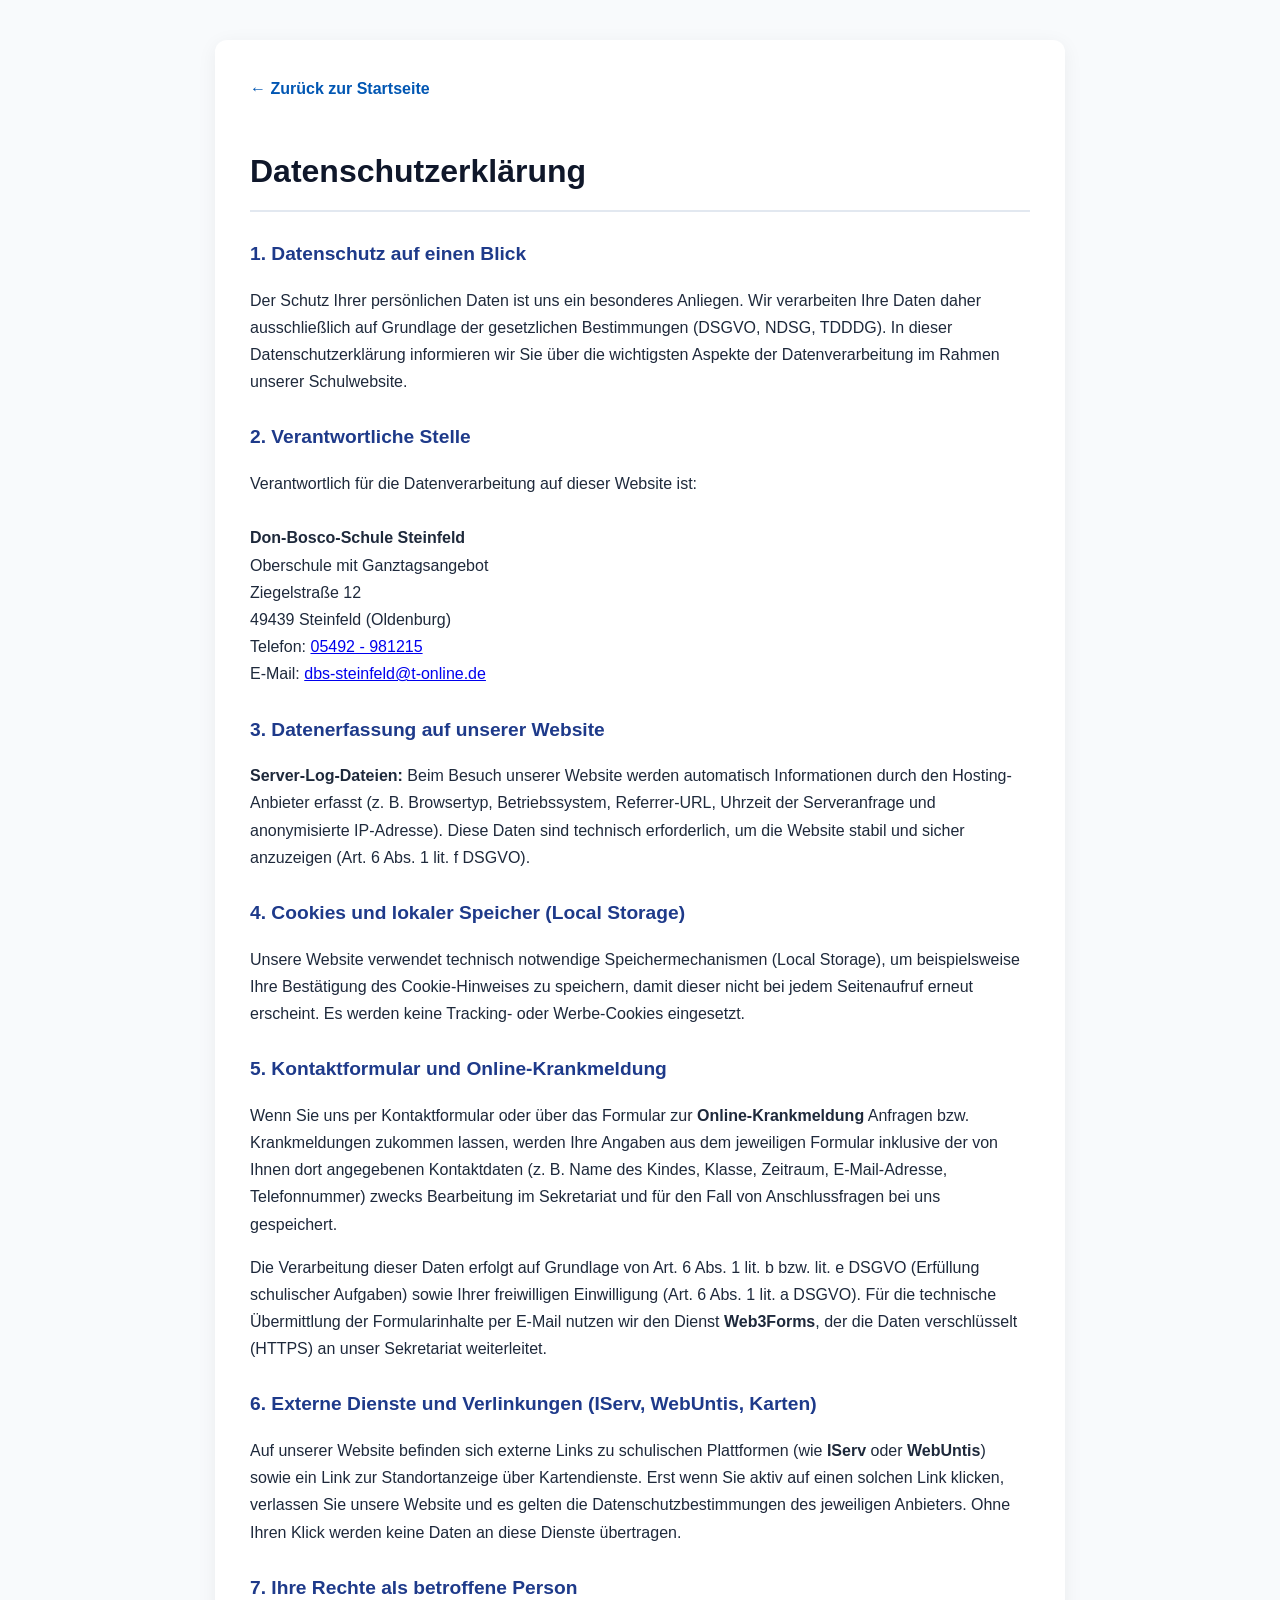
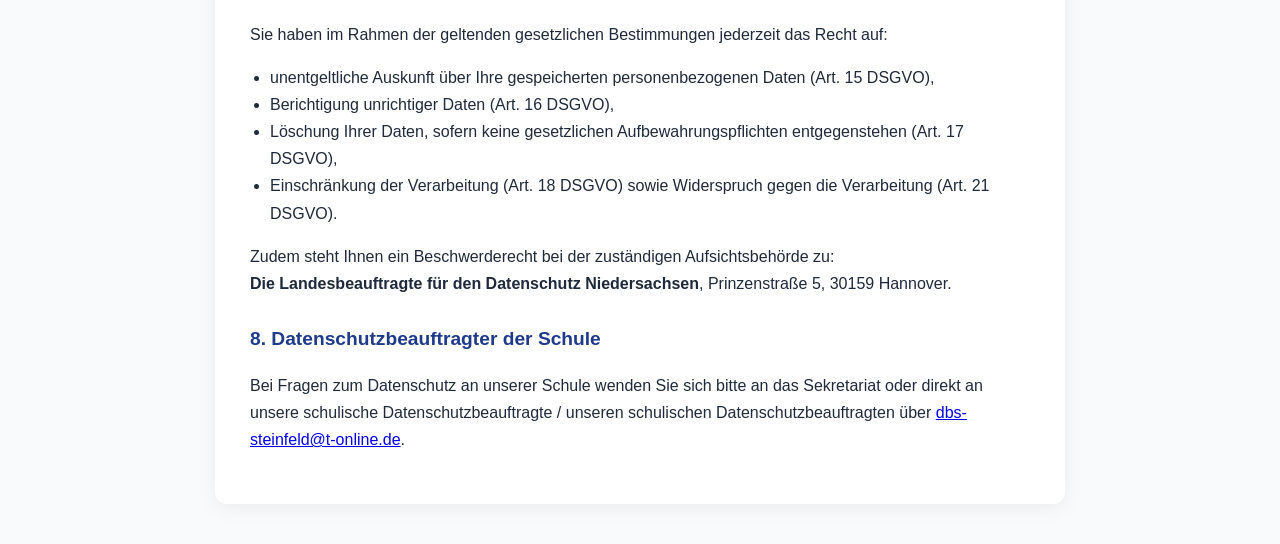
<file: datenschutz.html>
<!DOCTYPE html>
<html lang="de">
<head>
  <meta charset="UTF-8">
  <meta name="viewport" content="width=device-width, initial-scale=1.0">
  <title>Datenschutzerklärung – Don-Bosco-Schule Steinfeld</title>
  <link rel="stylesheet" href="./styles/dbs11.css">
  <style>
    .legal-page-container {
      max-width: 850px;
      margin: 40px auto;
      padding: 35px;
      background: #ffffff;
      border-radius: 12px;
      box-shadow: 0 4px 20px rgba(0, 0, 0, 0.06);
      line-height: 1.7;
      color: #1e293b;
    }
    .legal-page-container h1 {
      color: #0f172a;
      border-bottom: 2px solid #e2e8f0;
      padding-bottom: 12px;
      margin-bottom: 24px;
    }
    .legal-page-container h2 {
      color: #1e3a8a;
      font-size: 1.2rem;
      margin-top: 26px;
      margin-bottom: 8px;
    }
    .legal-page-container ul {
      padding-left: 20px;
      margin-bottom: 16px;
    }
    .back-home-btn {
      display: inline-block;
      margin-bottom: 20px;
      color: #0056b3;
      text-decoration: none;
      font-weight: 600;
    }
    .back-home-btn:hover {
      text-decoration: underline;
    }
  </style>
</head>
<body style="background-color: #f8fafc;">

  <div class="legal-page-container">
    <a href="index.html" class="back-home-btn">← Zurück zur Startseite</a>
    
    <h1>Datenschutzerklärung</h1>

    <h2>1. Datenschutz auf einen Blick</h2>
    <p>
      Der Schutz Ihrer persönlichen Daten ist uns ein besonderes Anliegen. Wir verarbeiten Ihre Daten daher ausschließlich auf Grundlage der gesetzlichen Bestimmungen (DSGVO, NDSG, TDDDG). In dieser Datenschutzerklärung informieren wir Sie über die wichtigsten Aspekte der Datenverarbeitung im Rahmen unserer Schulwebsite.
    </p>

    <h2>2. Verantwortliche Stelle</h2>
    <p>
      Verantwortlich für die Datenverarbeitung auf dieser Website ist:<br><br>
      <strong>Don-Bosco-Schule Steinfeld</strong><br>
      Oberschule mit Ganztagsangebot<br>
      Ziegelstraße 12<br>
      49439 Steinfeld (Oldenburg)<br>
      Telefon: <a href="tel:+495492981215">05492 - 981215</a><br>
      E-Mail: <a href="mailto:dbs-steinfeld@t-online.de">dbs-steinfeld@t-online.de</a>
    </p>

    <h2>3. Datenerfassung auf unserer Website</h2>
    <p>
      <strong>Server-Log-Dateien:</strong> Beim Besuch unserer Website werden automatisch Informationen durch den Hosting-Anbieter erfasst (z. B. Browsertyp, Betriebssystem, Referrer-URL, Uhrzeit der Serveranfrage und anonymisierte IP-Adresse). Diese Daten sind technisch erforderlich, um die Website stabil und sicher anzuzeigen (Art. 6 Abs. 1 lit. f DSGVO).
    </p>

    <h2>4. Cookies und lokaler Speicher (Local Storage)</h2>
    <p>
      Unsere Website verwendet technisch notwendige Speichermechanismen (Local Storage), um beispielsweise Ihre Bestätigung des Cookie-Hinweises zu speichern, damit dieser nicht bei jedem Seitenaufruf erneut erscheint. Es werden keine Tracking- oder Werbe-Cookies eingesetzt.
    </p>

    <h2>5. Kontaktformular und Online-Krankmeldung</h2>
    <p>
      Wenn Sie uns per Kontaktformular oder über das Formular zur <strong>Online-Krankmeldung</strong> Anfragen bzw. Krankmeldungen zukommen lassen, werden Ihre Angaben aus dem jeweiligen Formular inklusive der von Ihnen dort angegebenen Kontaktdaten (z. B. Name des Kindes, Klasse, Zeitraum, E-Mail-Adresse, Telefonnummer) zwecks Bearbeitung im Sekretariat und für den Fall von Anschlussfragen bei uns gespeichert.
    </p>
    <p>
      Die Verarbeitung dieser Daten erfolgt auf Grundlage von Art. 6 Abs. 1 lit. b bzw. lit. e DSGVO (Erfüllung schulischer Aufgaben) sowie Ihrer freiwilligen Einwilligung (Art. 6 Abs. 1 lit. a DSGVO). Für die technische Übermittlung der Formularinhalte per E-Mail nutzen wir den Dienst <strong>Web3Forms</strong>, der die Daten verschlüsselt (HTTPS) an unser Sekretariat weiterleitet.
    </p>

    <h2>6. Externe Dienste und Verlinkungen (IServ, WebUntis, Karten)</h2>
    <p>
      Auf unserer Website befinden sich externe Links zu schulischen Plattformen (wie <strong>IServ</strong> oder <strong>WebUntis</strong>) sowie ein Link zur Standortanzeige über Kartendienste. Erst wenn Sie aktiv auf einen solchen Link klicken, verlassen Sie unsere Website und es gelten die Datenschutzbestimmungen des jeweiligen Anbieters. Ohne Ihren Klick werden keine Daten an diese Dienste übertragen.
    </p>

    <h2>7. Ihre Rechte als betroffene Person</h2>
    <p>Sie haben im Rahmen der geltenden gesetzlichen Bestimmungen jederzeit das Recht auf:</p>
    <ul>
      <li>unentgeltliche Auskunft über Ihre gespeicherten personenbezogenen Daten (Art. 15 DSGVO),</li>
      <li>Berichtigung unrichtiger Daten (Art. 16 DSGVO),</li>
      <li>Löschung Ihrer Daten, sofern keine gesetzlichen Aufbewahrungspflichten entgegenstehen (Art. 17 DSGVO),</li>
      <li>Einschränkung der Verarbeitung (Art. 18 DSGVO) sowie Widerspruch gegen die Verarbeitung (Art. 21 DSGVO).</li>
    </ul>
    <p>
      Zudem steht Ihnen ein Beschwerderecht bei der zuständigen Aufsichtsbehörde zu:<br>
      <strong>Die Landesbeauftragte für den Datenschutz Niedersachsen</strong>, Prinzenstraße 5, 30159 Hannover.
    </p>

    <h2>8. Datenschutzbeauftragter der Schule</h2>
    <p>
      Bei Fragen zum Datenschutz an unserer Schule wenden Sie sich bitte an das Sekretariat oder direkt an unsere schulische Datenschutzbeauftragte / unseren schulischen Datenschutzbeauftragten über <a href="mailto:dbs-steinfeld@t-online.de">dbs-steinfeld@t-online.de</a>.
    </p>
  </div>

</body>
</html>
</file>
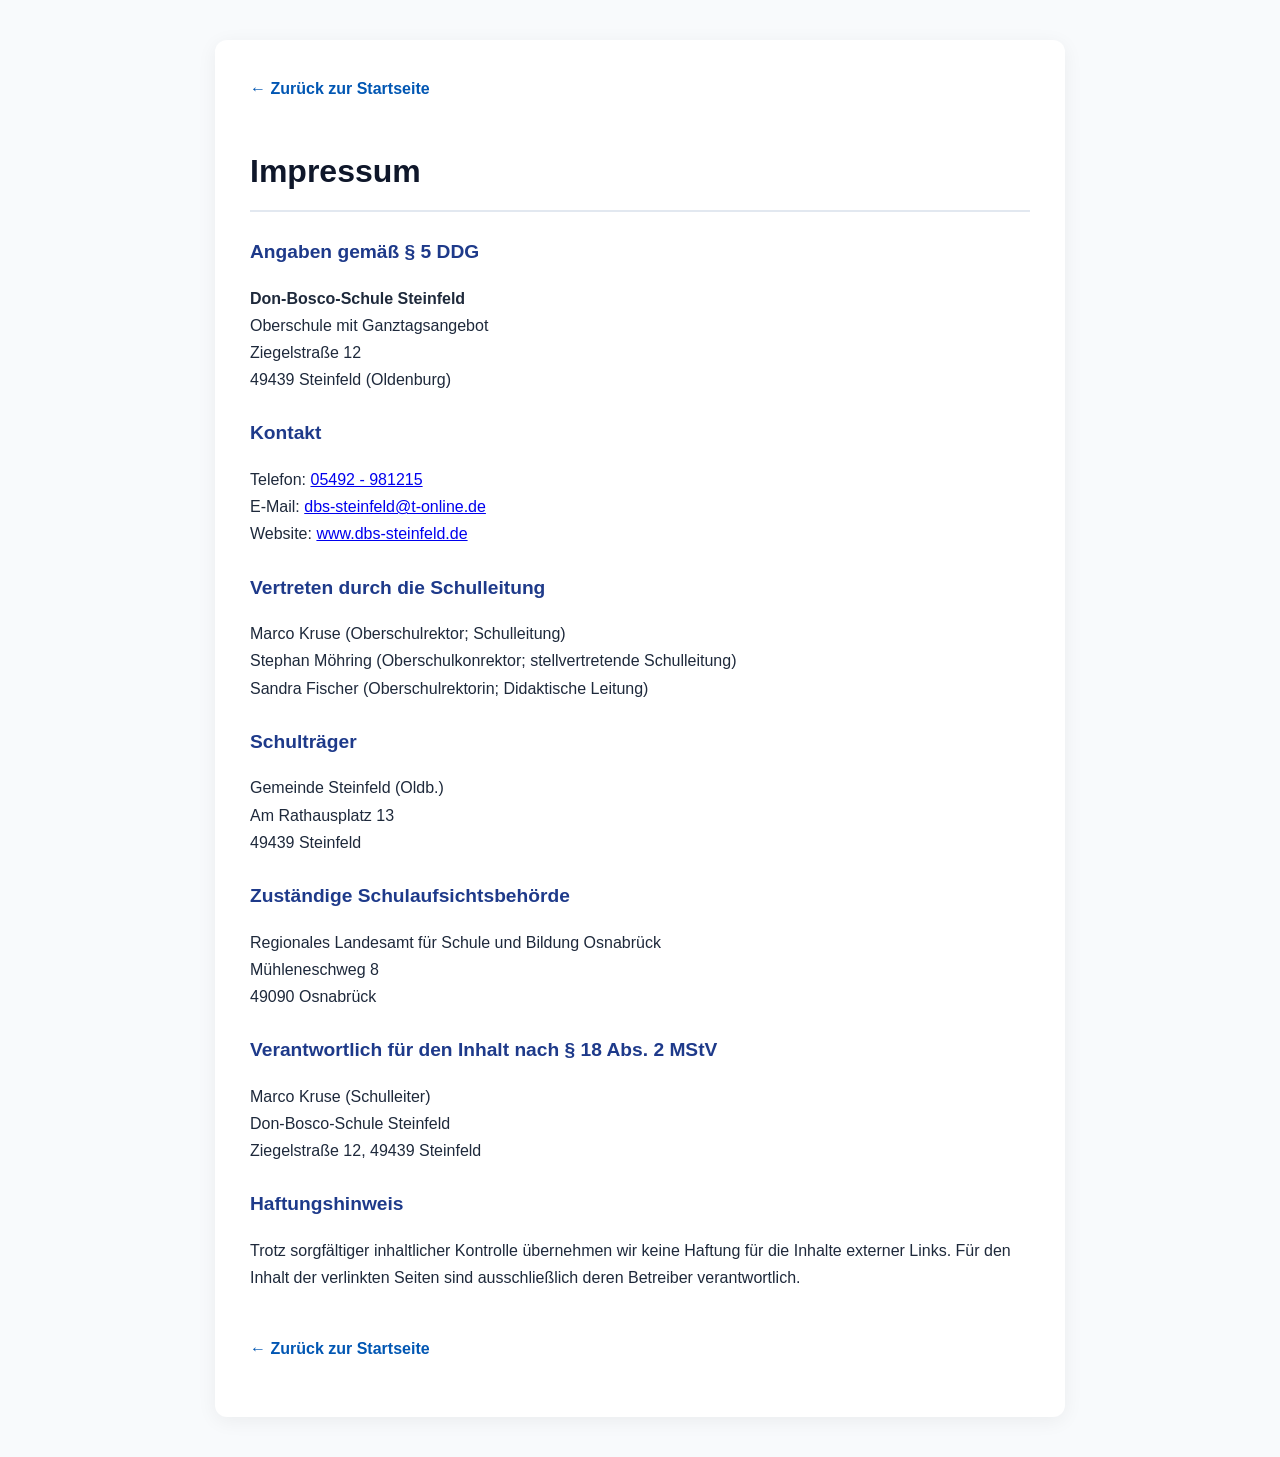
<file: impressum.html>
<!DOCTYPE html>
<html lang="de">
<head>
  <meta charset="UTF-8">
  <meta name="viewport" content="width=device-width, initial-scale=1.0">
  <title>Impressum – Don-Bosco-Schule Steinfeld</title>
  <link rel="stylesheet" href="./styles/dbs11.css">
  <style>
    .legal-page-container {
      max-width: 850px;
      margin: 40px auto;
      padding: 35px;
      background: #ffffff;
      border-radius: 12px;
      box-shadow: 0 4px 20px rgba(0, 0, 0, 0.06);
      line-height: 1.7;
      color: #1e293b;
    }
    .legal-page-container h1 {
      color: #0f172a;
      border-bottom: 2px solid #e2e8f0;
      padding-bottom: 12px;
      margin-bottom: 24px;
    }
    .legal-page-container h2 {
      color: #1e3a8a;
      font-size: 1.2rem;
      margin-top: 24px;
      margin-bottom: 8px;
    }
    .back-home-btn {
      display: inline-block;
      margin-bottom: 20px;
      color: #0056b3;
      text-decoration: none;
      font-weight: 600;
    }
    .back-home-btn:hover {
      text-decoration: underline;
    }
  </style>
</head>
<body style="background-color: #f8fafc;">

  <div class="legal-page-container">
    
    <a href="index.html" class="back-home-btn">← Zurück zur Startseite</a>
    
    <h1>Impressum</h1>

    <h2>Angaben gemäß § 5 DDG</h2>
    <p>
      <strong>Don-Bosco-Schule Steinfeld</strong><br>
      Oberschule mit Ganztagsangebot<br>
      Ziegelstraße 12<br>
      49439 Steinfeld (Oldenburg)
    </p>

    <h2>Kontakt</h2>
    <p>
      Telefon: <a href="tel:+495492981215">05492 - 981215</a><br>
      E-Mail: <a href="mailto:dbs-steinfeld@t-online.de">dbs-steinfeld@t-online.de</a><br>
      Website: <a href="https://dbs-steinfeld.de">www.dbs-steinfeld.de</a>
    </p>

   <h2>Vertreten durch die Schulleitung</h2>
<p>
Marco Kruse (Oberschulrektor; Schulleitung)<br>
Stephan Möhring (Oberschulkonrektor; stellvertretende Schulleitung)<br>
Sandra Fischer (Oberschulrektorin; Didaktische Leitung)
</p>

    <h2>Schulträger</h2>
    <p>
      Gemeinde Steinfeld (Oldb.)<br>
      Am Rathausplatz 13<br>
      49439 Steinfeld
    </p>

    <h2>Zuständige Schulaufsichtsbehörde</h2>
    <p>
      Regionales Landesamt für Schule und Bildung Osnabrück<br>
      Mühleneschweg 8<br>
      49090 Osnabrück
    </p>

   <h2>Verantwortlich für den Inhalt nach § 18 Abs. 2 MStV</h2>
<p>
Marco Kruse (Schulleiter)<br>
Don-Bosco-Schule Steinfeld<br>
Ziegelstraße 12, 49439 Steinfeld
</p>

    <h2>Haftungshinweis</h2>
    <p>
      Trotz sorgfältiger inhaltlicher Kontrolle übernehmen wir keine Haftung für die Inhalte externer Links. Für den Inhalt der verlinkten Seiten sind ausschließlich deren Betreiber verantwortlich.
    </p>
    <br>
    <a href="index.html" class="back-home-btn">← Zurück zur Startseite</a>  </div>

</body>
</html>
</file>
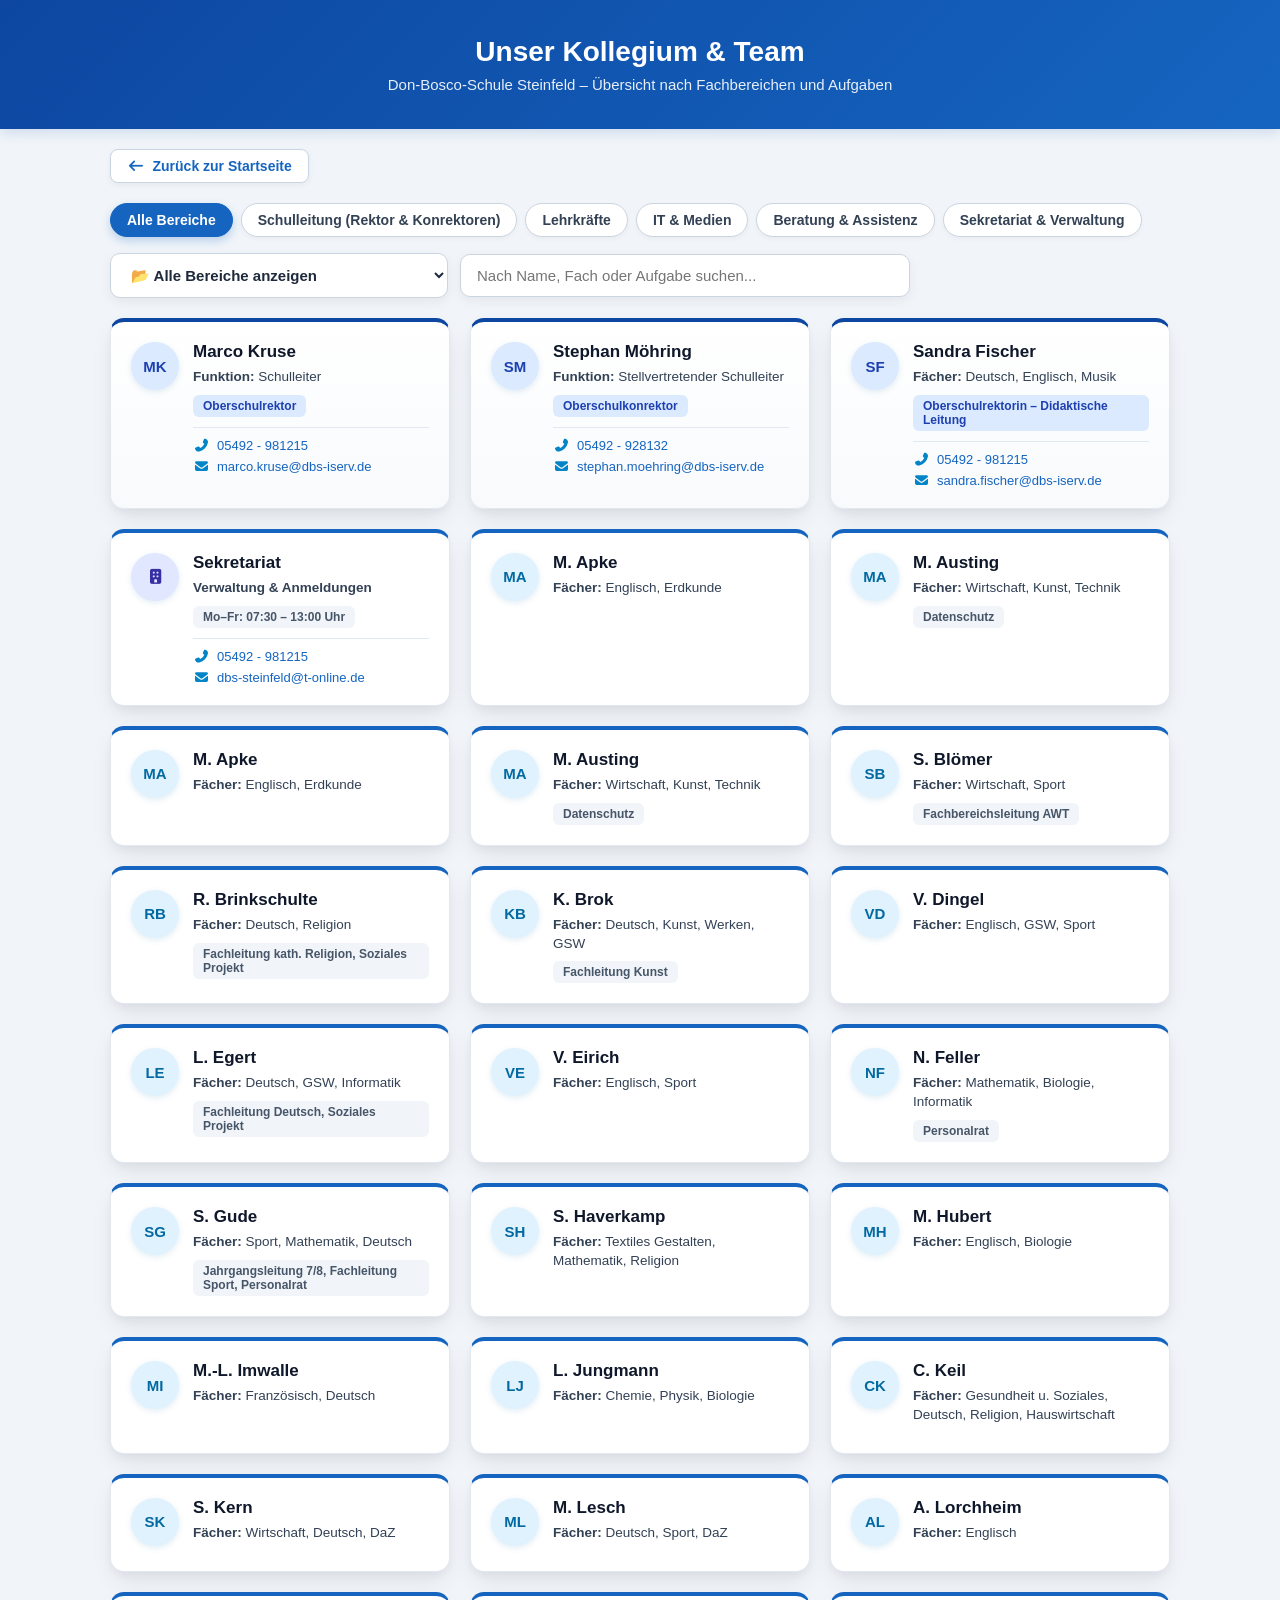
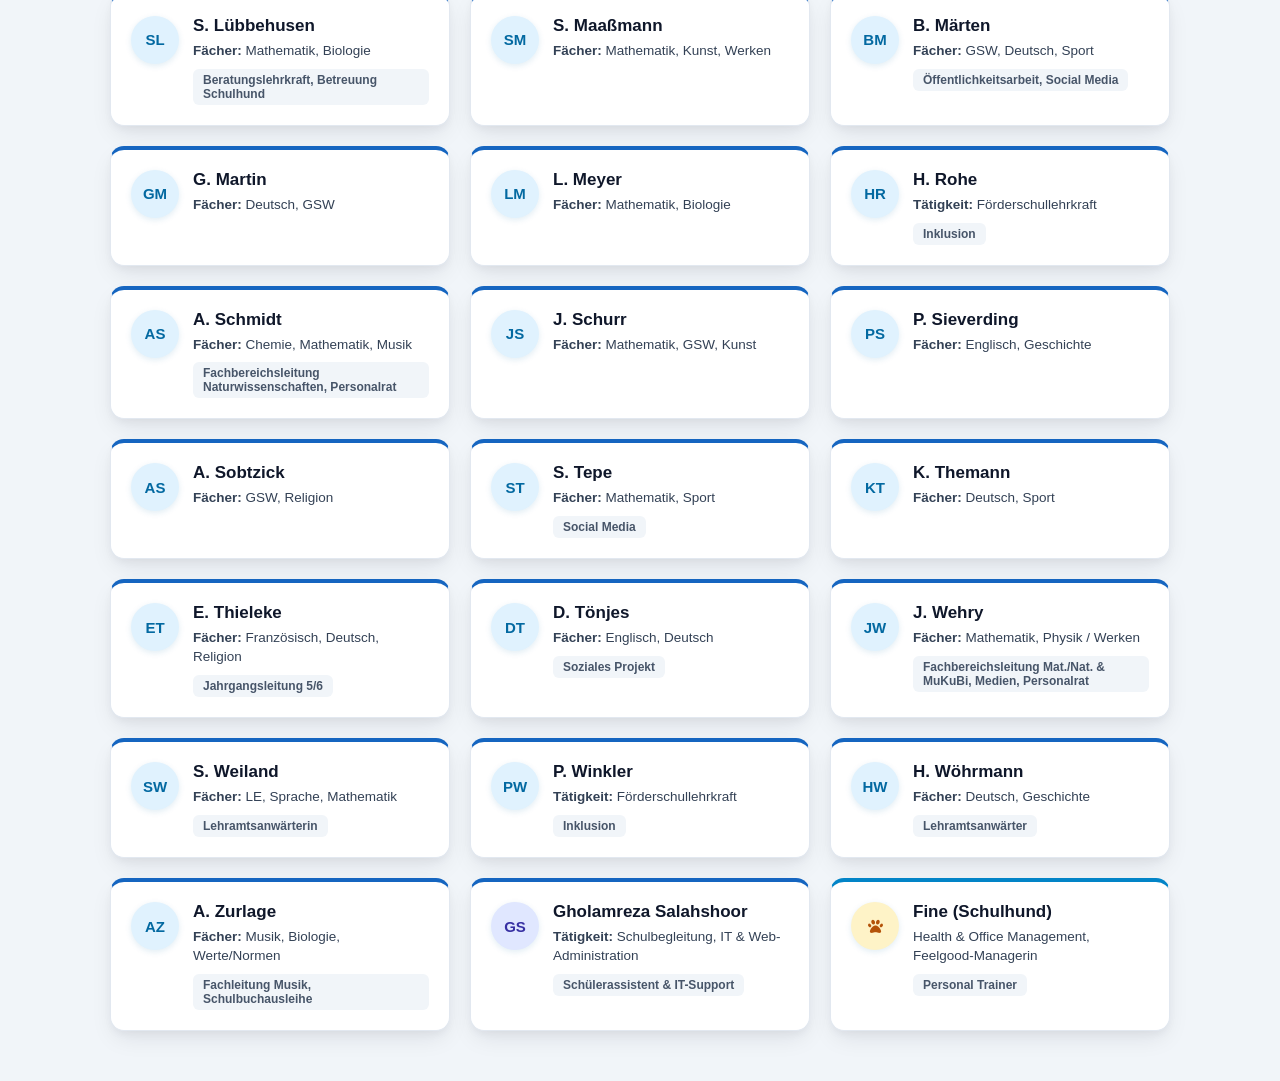
<file: kollegium.html>
<!DOCTYPE html>
<html lang="de">
<head>
<meta charset="UTF-8" />
<meta name="viewport" content="width=device-width, initial-scale=1.0" />
<title>Kollegium & Team – Don-Bosco-Schule Steinfeld</title>
<link rel="stylesheet" href="./styles/all.min.css" />
<style>
* { box-sizing: border-box; }
body {
font-family: -apple-system, BlinkMacSystemFont, "Segoe UI", Roboto, sans-serif;
background-color: #f1f5f9;
color: #1e293b;
margin: 0;
padding: 0;
}
.kollegium-header {
background: linear-gradient(135deg, #0d47a1, #1565c0);
color: #ffffff;
padding: 36px 20px;
text-align: center;
box-shadow: 0 4px 12px rgba(13, 71, 161, 0.15);
}
.kollegium-header h1 { margin: 0 0 8px 0; font-size: 28px; }
.kollegium-header p { margin: 0; font-size: 15px; opacity: 0.9; }
.top-nav-back { max-width: 1100px; margin: 20px auto 0 auto; padding: 0 20px; }
.back-btn {
display: inline-flex; align-items: center; gap: 8px;
text-decoration: none; color: #1565c0; font-weight: 600; font-size: 14px;
background: #ffffff; padding: 8px 16px; border-radius: 8px;
border: 1px solid #cbd5e1; box-shadow: 0 2px 6px rgba(0,0,0,0.05); transition: 0.2s;
}
.back-btn:hover { background: #f8fafc; }
.controls-wrapper { max-width: 1100px; margin: 20px auto; padding: 0 20px; }
.category-tabs { display: flex; flex-wrap: wrap; gap: 8px; margin-bottom: 16px; }
.cat-btn {
padding: 8px 16px; border: 1px solid #cbd5e1; background: #ffffff; color: #334155;
border-radius: 20px; font-size: 14px; font-weight: 600; cursor: pointer;
box-shadow: 0 2px 5px rgba(0,0,0,0.04); transition: all 0.2s;
}
.cat-btn:hover { background: #e2e8f0; }
.cat-btn.active {
background: #1565c0; color: #ffffff; border-color: #1565c0;
box-shadow: 0 4px 10px rgba(21, 101, 192, 0.25);
}
.filter-bar { display: flex; flex-wrap: wrap; gap: 12px; align-items: center; }
.category-select {
padding: 12px 16px; border: 1px solid #cbd5e1; border-radius: 10px;
font-size: 15px; font-weight: 600; color: #1e293b; background: #ffffff;
box-shadow: 0 4px 12px rgba(15, 23, 42, 0.06); cursor: pointer; min-width: 250px;
}
.search-box {
flex: 1; min-width: 250px; max-width: 450px; padding: 12px 16px;
border: 1px solid #cbd5e1; border-radius: 10px; font-size: 15px;
background: #ffffff; box-shadow: 0 4px 12px rgba(15, 23, 42, 0.06);
}
.search-box:focus, .category-select:focus { outline: none; border-color: #1565c0; }
.kollegium-grid {
max-width: 1100px; margin: 0 auto 50px auto; padding: 0 20px;
display: grid; grid-template-columns: repeat(auto-fill, minmax(300px, 1fr)); gap: 20px;
}
.teacher-card {
background: #ffffff; border-radius: 14px; padding: 20px;
border: 1px solid #e2e8f0; border-top: 4px solid #1565c0;
box-shadow: 0 10px 25px -5px rgba(15, 23, 42, 0.1), 0 4px 10px -2px rgba(15, 23, 42, 0.05);
display: flex; align-items: flex-start; gap: 14px;
transition: transform 0.25s ease, box-shadow 0.25s ease;
}
.teacher-card:hover {
transform: translateY(-4px);
box-shadow: 0 16px 32px -5px rgba(15, 23, 42, 0.16), 0 6px 14px -2px rgba(15, 23, 42, 0.08);
}
.teacher-card.leadership-card {
border-top: 4px solid #0d47a1;
background: linear-gradient(to bottom, #ffffff, #f8fafc);
}
.avatar-circle {
width: 48px; height: 48px; border-radius: 50%; background-color: #e0f2fe;
color: #0369a1; font-weight: 700; font-size: 15px;
display: flex; align-items: center; justify-content: center; flex-shrink: 0;
box-shadow: 0 2px 6px rgba(3, 105, 161, 0.12);
}
.teacher-info { flex: 1; }
.teacher-info h3 { margin: 0 0 6px 0; font-size: 17px; color: #0f172a; }
.teacher-subjects { font-size: 13.5px; color: #334155; margin: 0 0 8px 0; line-height: 1.4; }
.teacher-role {
display: inline-block; font-size: 12px; background: #f1f5f9; color: #475569;
padding: 4px 10px; border-radius: 6px; font-weight: 600;
}
.leadership-role { background: #dbeafe; color: #1e40af; }
.contact-links {
margin-top: 10px; padding-top: 10px; border-top: 1px solid #e2e8f0;
display: flex; flex-direction: column; gap: 6px; font-size: 13px;
}
.contact-link-item {
display: inline-flex; align-items: center; gap: 8px;
color: #1565c0; text-decoration: none; font-weight: 500;
}
.contact-link-item:hover { color: #0d47a1; text-decoration: underline; }
.contact-link-item i { width: 16px; text-align: center; color: #0284c7; }
</style>
</head>
<body>

<div class="kollegium-header">
<h1>Unser Kollegium & Team</h1>
<p>Don-Bosco-Schule Steinfeld – Übersicht nach Fachbereichen und Aufgaben</p>
</div>

<div class="top-nav-back">
<a href="./index.html" class="back-btn"><i class="fas fa-arrow-left"></i> Zurück zur Startseite</a>
</div>

<div class="controls-wrapper">
<div class="category-tabs">
<button class="cat-btn active" onclick="setCategory('all', this)">Alle Bereiche</button>
<button class="cat-btn" onclick="setCategory('schulleitung', this)">Schulleitung (Rektor & Konrektoren)</button>
<button class="cat-btn" onclick="setCategory('lehrkraefte', this)">Lehrkräfte</button>
<button class="cat-btn" onclick="setCategory('it-medien', this)">IT & Medien</button>
<button class="cat-btn" onclick="setCategory('assistenz', this)">Beratung & Assistenz</button>
<button class="cat-btn" onclick="setCategory('sekretariat', this)">Sekretariat & Verwaltung</button>
</div>

<div class="filter-bar">
<select id="categoryDropdown" class="category-select" onchange="setCategoryFromDropdown(this.value)">
<option value="all">📂 Alle Bereiche anzeigen</option>
<option value="schulleitung">👔 Schulleitung (Rektor & Konrektoren)</option>
<option value="lehrkraefte">📚 Lehrkräfte</option>
<option value="it-medien">💻 IT & Medien</option>
<option value="assistenz">🤝 Beratung & Assistenz</option>
<option value="sekretariat">🏢 Sekretariat & Verwaltung</option>
</select>

<input type="text" id="teacherSearch" class="search-box" onkeyup="filterTeachers()" placeholder="Nach Name, Fach oder Aufgabe suchen..." />
</div>
</div>

<div class="kollegium-grid" id="kollegiumGrid">

<!-- Schulleitung -->
<div class="teacher-card leadership-card" data-category="schulleitung">
<div class="avatar-circle" style="background:#dbeafe; color:#1e40af;">MK</div>
<div class="teacher-info">
<h3>Marco Kruse</h3>
<p class="teacher-subjects"><strong>Funktion:</strong> Schulleiter</p>
<span class="teacher-role leadership-role">Oberschulrektor</span>
<div class="contact-links">
<a href="tel:+495492981215" class="contact-link-item"><i class="fas fa-phone-alt"></i> 05492 - 981215</a>
<a href="mailto:marco.kruse@dbs-iserv.de" class="contact-link-item"><i class="fas fa-envelope"></i> marco.kruse@dbs-iserv.de</a>
</div>
</div>
</div>

<div class="teacher-card leadership-card" data-category="schulleitung">
<div class="avatar-circle" style="background:#dbeafe; color:#1e40af;">SM</div>
<div class="teacher-info">
<h3>Stephan Möhring</h3>
<p class="teacher-subjects"><strong>Funktion:</strong> Stellvertretender Schulleiter</p>
<span class="teacher-role leadership-role">Oberschulkonrektor</span>
<div class="contact-links">
<a href="tel:+495492928132" class="contact-link-item"><i class="fas fa-phone-alt"></i> 05492 - 928132</a>
<a href="mailto:stephan.moehring@dbs-iserv.de" class="contact-link-item"><i class="fas fa-envelope"></i> stephan.moehring@dbs-iserv.de</a>
</div>
</div>
</div>

<div class="teacher-card leadership-card" data-category="schulleitung lehrkraefte">
<div class="avatar-circle" style="background:#dbeafe; color:#1e40af;">SF</div>
<div class="teacher-info">
<h3>Sandra Fischer</h3>
<p class="teacher-subjects"><strong>Fächer:</strong> Deutsch, Englisch, Musik</p>
<span class="teacher-role leadership-role">Oberschulrektorin – Didaktische Leitung</span>
<div class="contact-links">
<a href="tel:+495492981215" class="contact-link-item"><i class="fas fa-phone-alt"></i> 05492 - 981215</a>
<a href="mailto:sandra.fischer@dbs-iserv.de" class="contact-link-item"><i class="fas fa-envelope"></i> sandra.fischer@dbs-iserv.de</a>
</div>
</div>
</div>

<!-- Sekretariat -->
<div class="teacher-card" data-category="sekretariat">
<div class="avatar-circle" style="background:#e0e7ff; color:#3730a3;"><i class="fas fa-building"></i></div>
<div class="teacher-info">
<h3>Sekretariat</h3>
<p class="teacher-subjects"><strong>Verwaltung & Anmeldungen</strong></p>
<span class="teacher-role">Mo–Fr: 07:30 – 13:00 Uhr</span>
<div class="contact-links">
<a href="tel:+495492981215" class="contact-link-item"><i class="fas fa-phone-alt"></i> 05492 - 981215</a>
<a href="mailto:dbs-steinfeld@t-online.de" class="contact-link-item"><i class="fas fa-envelope"></i> dbs-steinfeld@t-online.de</a>
</div>
</div>
</div>

<!-- Lehrkräfte -->
<div class="teacher-card" data-category="lehrkraefte"><div class="avatar-circle">MA</div><div class="teacher-info"><h3>M. Apke</h3><p class="teacher-subjects"><strong>Fächer:</strong> Englisch, Erdkunde</p></div></div>
<div class="teacher-card" data-category="lehrkraefte it-medien"><div class="avatar-circle">MA</div><div class="teacher-info"><h3>M. Austing</h3><p class="teacher-subjects"><strong>Fächer:</strong> Wirtschaft, Kunst, Technik</p><span class="teacher-role">Datenschutz</span></div></div>
<!-- Lehrkräfte -->
<div class="teacher-card" data-category="lehrkraefte"><div class="avatar-circle">MA</div><div class="teacher-info"><h3>M. Apke</h3><p class="teacher-subjects"><strong>Fächer:</strong> Englisch, Erdkunde</p></div></div>
<div class="teacher-card" data-category="lehrkraefte it-medien"><div class="avatar-circle">MA</div><div class="teacher-info"><h3>M. Austing</h3><p class="teacher-subjects"><strong>Fächer:</strong> Wirtschaft, Kunst, Technik</p><span class="teacher-role">Datenschutz</span></div></div>
<div class="teacher-card" data-category="lehrkraefte"><div class="avatar-circle">SB</div><div class="teacher-info"><h3>S. Blömer</h3><p class="teacher-subjects"><strong>Fächer:</strong> Wirtschaft, Sport</p><span class="teacher-role">Fachbereichsleitung AWT</span></div></div>
<div class="teacher-card" data-category="lehrkraefte"><div class="avatar-circle">RB</div><div class="teacher-info"><h3>R. Brinkschulte</h3><p class="teacher-subjects"><strong>Fächer:</strong> Deutsch, Religion</p><span class="teacher-role">Fachleitung kath. Religion, Soziales Projekt</span></div></div>
<div class="teacher-card" data-category="lehrkraefte"><div class="avatar-circle">KB</div><div class="teacher-info"><h3>K. Brok</h3><p class="teacher-subjects"><strong>Fächer:</strong> Deutsch, Kunst, Werken, GSW</p><span class="teacher-role">Fachleitung Kunst</span></div></div>
<div class="teacher-card" data-category="lehrkraefte"><div class="avatar-circle">VD</div><div class="teacher-info"><h3>V. Dingel</h3><p class="teacher-subjects"><strong>Fächer:</strong> Englisch, GSW, Sport</p></div></div>
<div class="teacher-card" data-category="lehrkraefte"><div class="avatar-circle">LE</div><div class="teacher-info"><h3>L. Egert</h3><p class="teacher-subjects"><strong>Fächer:</strong> Deutsch, GSW, Informatik</p><span class="teacher-role">Fachleitung Deutsch, Soziales Projekt</span></div></div>
<div class="teacher-card" data-category="lehrkraefte"><div class="avatar-circle">VE</div><div class="teacher-info"><h3>V. Eirich</h3><p class="teacher-subjects"><strong>Fächer:</strong> Englisch, Sport</p></div></div>
<div class="teacher-card" data-category="lehrkraefte"><div class="avatar-circle">NF</div><div class="teacher-info"><h3>N. Feller</h3><p class="teacher-subjects"><strong>Fächer:</strong> Mathematik, Biologie, Informatik</p><span class="teacher-role">Personalrat</span></div></div>
<div class="teacher-card" data-category="lehrkraefte"><div class="avatar-circle">SG</div><div class="teacher-info"><h3>S. Gude</h3><p class="teacher-subjects"><strong>Fächer:</strong> Sport, Mathematik, Deutsch</p><span class="teacher-role">Jahrgangsleitung 7/8, Fachleitung Sport, Personalrat</span></div></div>
<div class="teacher-card" data-category="lehrkraefte"><div class="avatar-circle">SH</div><div class="teacher-info"><h3>S. Haverkamp</h3><p class="teacher-subjects"><strong>Fächer:</strong> Textiles Gestalten, Mathematik, Religion</p></div></div>
<div class="teacher-card" data-category="lehrkraefte"><div class="avatar-circle">MH</div><div class="teacher-info"><h3>M. Hubert</h3><p class="teacher-subjects"><strong>Fächer:</strong> Englisch, Biologie</p></div></div>
<div class="teacher-card" data-category="lehrkraefte"><div class="avatar-circle">MI</div><div class="teacher-info"><h3>M.-L. Imwalle</h3><p class="teacher-subjects"><strong>Fächer:</strong> Französisch, Deutsch</p></div></div>
<div class="teacher-card" data-category="lehrkraefte"><div class="avatar-circle">LJ</div><div class="teacher-info"><h3>L. Jungmann</h3><p class="teacher-subjects"><strong>Fächer:</strong> Chemie, Physik, Biologie</p></div></div>
<div class="teacher-card" data-category="lehrkraefte"><div class="avatar-circle">CK</div><div class="teacher-info"><h3>C. Keil</h3><p class="teacher-subjects"><strong>Fächer:</strong> Gesundheit u. Soziales, Deutsch, Religion, Hauswirtschaft</p></div></div>
<div class="teacher-card" data-category="lehrkraefte"><div class="avatar-circle">SK</div><div class="teacher-info"><h3>S. Kern</h3><p class="teacher-subjects"><strong>Fächer:</strong> Wirtschaft, Deutsch, DaZ</p></div></div>
<div class="teacher-card" data-category="lehrkraefte"><div class="avatar-circle">ML</div><div class="teacher-info"><h3>M. Lesch</h3><p class="teacher-subjects"><strong>Fächer:</strong> Deutsch, Sport, DaZ</p></div></div>
<div class="teacher-card" data-category="lehrkraefte"><div class="avatar-circle">AL</div><div class="teacher-info"><h3>A. Lorchheim</h3><p class="teacher-subjects"><strong>Fächer:</strong> Englisch</p></div></div>
<div class="teacher-card" data-category="lehrkraefte assistenz"><div class="avatar-circle">SL</div><div class="teacher-info"><h3>S. Lübbehusen</h3><p class="teacher-subjects"><strong>Fächer:</strong> Mathematik, Biologie</p><span class="teacher-role">Beratungslehrkraft, Betreuung Schulhund</span></div></div>
<div class="teacher-card" data-category="lehrkraefte"><div class="avatar-circle">SM</div><div class="teacher-info"><h3>S. Maaßmann</h3><p class="teacher-subjects"><strong>Fächer:</strong> Mathematik, Kunst, Werken</p></div></div>
<div class="teacher-card" data-category="lehrkraefte it-medien"><div class="avatar-circle">BM</div><div class="teacher-info"><h3>B. Märten</h3><p class="teacher-subjects"><strong>Fächer:</strong> GSW, Deutsch, Sport</p><span class="teacher-role">Öffentlichkeitsarbeit, Social Media</span></div></div>
<div class="teacher-card" data-category="lehrkraefte"><div class="avatar-circle">GM</div><div class="teacher-info"><h3>G. Martin</h3><p class="teacher-subjects"><strong>Fächer:</strong> Deutsch, GSW</p></div></div>
<div class="teacher-card" data-category="lehrkraefte"><div class="avatar-circle">LM</div><div class="teacher-info"><h3>L. Meyer</h3><p class="teacher-subjects"><strong>Fächer:</strong> Mathematik, Biologie</p></div></div>
<div class="teacher-card" data-category="lehrkraefte assistenz"><div class="avatar-circle">HR</div><div class="teacher-info"><h3>H. Rohe</h3><p class="teacher-subjects"><strong>Tätigkeit:</strong> Förderschullehrkraft</p><span class="teacher-role">Inklusion</span></div></div>
<div class="teacher-card" data-category="lehrkraefte"><div class="avatar-circle">AS</div><div class="teacher-info"><h3>A. Schmidt</h3><p class="teacher-subjects"><strong>Fächer:</strong> Chemie, Mathematik, Musik</p><span class="teacher-role">Fachbereichsleitung Naturwissenschaften, Personalrat</span></div></div>
<div class="teacher-card" data-category="lehrkraefte"><div class="avatar-circle">JS</div><div class="teacher-info"><h3>J. Schurr</h3><p class="teacher-subjects"><strong>Fächer:</strong> Mathematik, GSW, Kunst</p></div></div>
<div class="teacher-card" data-category="lehrkraefte"><div class="avatar-circle">PS</div><div class="teacher-info"><h3>P. Sieverding</h3><p class="teacher-subjects"><strong>Fächer:</strong> Englisch, Geschichte</p></div></div>
<div class="teacher-card" data-category="lehrkraefte"><div class="avatar-circle">AS</div><div class="teacher-info"><h3>A. Sobtzick</h3><p class="teacher-subjects"><strong>Fächer:</strong> GSW, Religion</p></div></div>
<div class="teacher-card" data-category="lehrkraefte it-medien"><div class="avatar-circle">ST</div><div class="teacher-info"><h3>S. Tepe</h3><p class="teacher-subjects"><strong>Fächer:</strong> Mathematik, Sport</p><span class="teacher-role">Social Media</span></div></div>
<div class="teacher-card" data-category="lehrkraefte"><div class="avatar-circle">KT</div><div class="teacher-info"><h3>K. Themann</h3><p class="teacher-subjects"><strong>Fächer:</strong> Deutsch, Sport</p></div></div>
<div class="teacher-card" data-category="lehrkraefte"><div class="avatar-circle">ET</div><div class="teacher-info"><h3>E. Thieleke</h3><p class="teacher-subjects"><strong>Fächer:</strong> Französisch, Deutsch, Religion</p><span class="teacher-role">Jahrgangsleitung 5/6</span></div></div>
<div class="teacher-card" data-category="lehrkraefte"><div class="avatar-circle">DT</div><div class="teacher-info"><h3>D. Tönjes</h3><p class="teacher-subjects"><strong>Fächer:</strong> Englisch, Deutsch</p><span class="teacher-role">Soziales Projekt</span></div></div>
<div class="teacher-card" data-category="lehrkraefte it-medien"><div class="avatar-circle">JW</div><div class="teacher-info"><h3>J. Wehry</h3><p class="teacher-subjects"><strong>Fächer:</strong> Mathematik, Physik / Werken</p><span class="teacher-role">Fachbereichsleitung Mat./Nat. & MuKuBi, Medien, Personalrat</span></div></div>
<div class="teacher-card" data-category="lehrkraefte"><div class="avatar-circle">SW</div><div class="teacher-info"><h3>S. Weiland</h3><p class="teacher-subjects"><strong>Fächer:</strong> LE, Sprache, Mathematik</p><span class="teacher-role">Lehramtsanwärterin</span></div></div>
<div class="teacher-card" data-category="lehrkraefte assistenz"><div class="avatar-circle">PW</div><div class="teacher-info"><h3>P. Winkler</h3><p class="teacher-subjects"><strong>Tätigkeit:</strong> Förderschullehrkraft</p><span class="teacher-role">Inklusion</span></div></div>
<div class="teacher-card" data-category="lehrkraefte"><div class="avatar-circle">HW</div><div class="teacher-info"><h3>H. Wöhrmann</h3><p class="teacher-subjects"><strong>Fächer:</strong> Deutsch, Geschichte</p><span class="teacher-role">Lehramtsanwärter</span></div></div>
<div class="teacher-card" data-category="lehrkraefte"><div class="avatar-circle">AZ</div><div class="teacher-info"><h3>A. Zurlage</h3><p class="teacher-subjects"><strong>Fächer:</strong> Musik, Biologie, Werte/Normen</p><span class="teacher-role">Fachleitung Musik, Schulbuchausleihe</span></div></div>
<div class="teacher-card" data-category="it-medien assistenz"><div class="avatar-circle" style="background:#e0e7ff; color:#3730a3;">GS</div><div class="teacher-info"><h3>Gholamreza Salahshoor</h3><p class="teacher-subjects"><strong>Tätigkeit:</strong> Schulbegleitung, IT & Web-Administration</p><span class="teacher-role">Schülerassistent & IT-Support</span></div></div>
<div class="teacher-card" data-category="assistenz" style="border-top-color: #0284c7;"><div class="avatar-circle" style="background:#fef3c7; color:#b45309;"><i class="fas fa-paw"></i></div><div class="teacher-info"><h3>Fine (Schulhund)</h3><p class="teacher-subjects">Health & Office Management, Feelgood-Managerin</p><span class="teacher-role">Personal Trainer</span></div></div>
</div>

<script>
let currentCategory = 'all';

function setCategory(category, btnElement) {
currentCategory = category;
document.querySelectorAll('.cat-btn').forEach(btn => btn.classList.remove('active'));
if (btnElement) btnElement.classList.add('active');
const dropdown = document.getElementById('categoryDropdown');
if (dropdown) dropdown.value = category;
filterTeachers();
}

function setCategoryFromDropdown(category) {
currentCategory = category;
document.querySelectorAll('.cat-btn').forEach(btn => {
btn.classList.remove('active');
if (btn.getAttribute('onclick').includes(`'${category}'`)) {
btn.classList.add('active');
}
});
filterTeachers();
}

function filterTeachers() {
const query = document.getElementById("teacherSearch").value.toLowerCase();
const cards = document.querySelectorAll(".teacher-card");
cards.forEach(card => {
const text = card.innerText.toLowerCase();
const categories = card.getAttribute("data-category");
const matchesCategory = (currentCategory === 'all') || categories.includes(currentCategory);
const matchesSearch = text.includes(query);
card.style.display = (matchesCategory && matchesSearch) ? "flex" : "none";
});
}
</script>

</body>
</html>
</file>
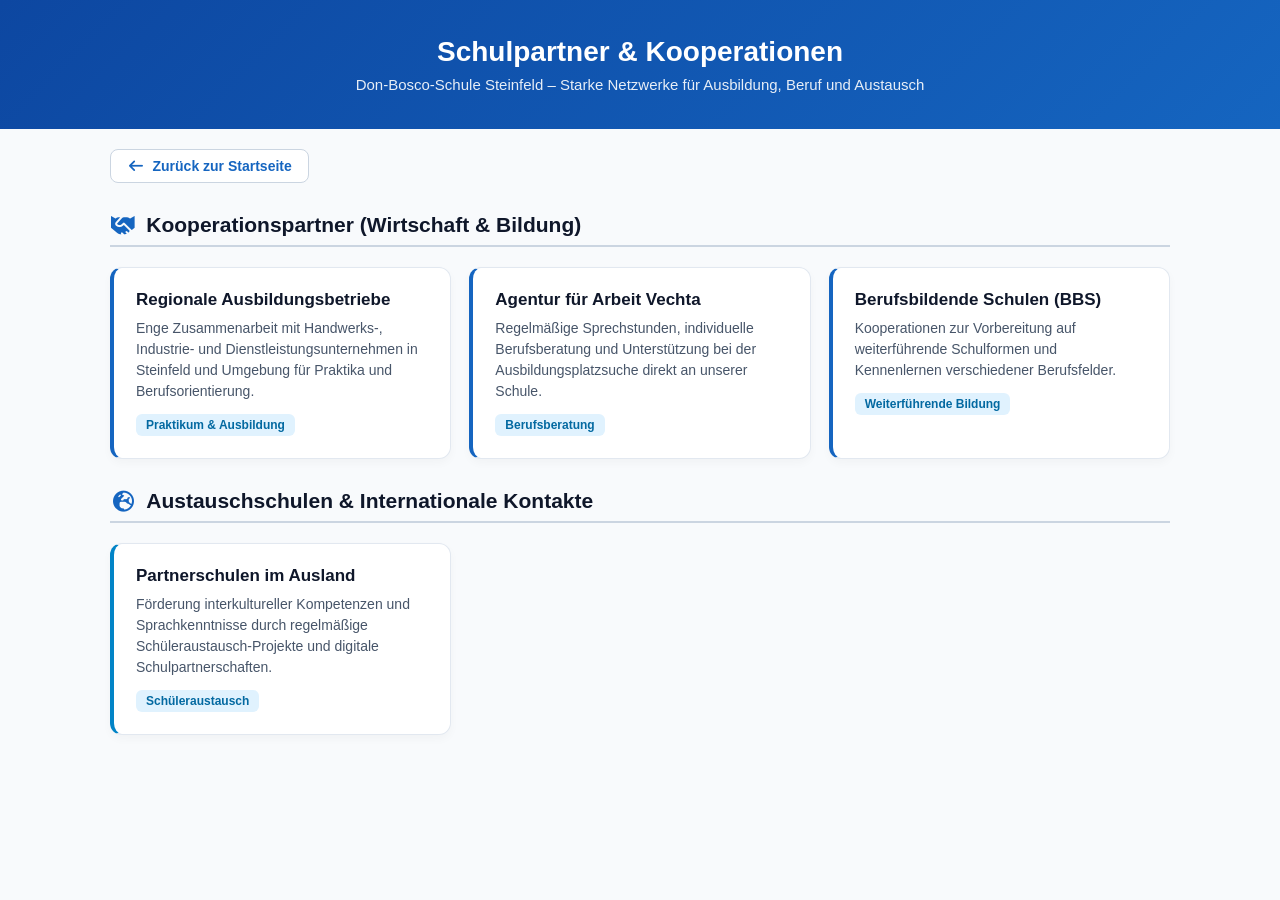
<file: partner.html>
<!DOCTYPE html>
<html lang="de">
<head>
<meta charset="UTF-8" />
<meta name="viewport" content="width=device-width, initial-scale=1.0" />
<title>Schulpartner & Kooperationen – Don-Bosco-Schule Steinfeld</title>
<link rel="stylesheet" href="./styles/all.min.css" />
<style>
* {
box-sizing: border-box;
}
body {
font-family: -apple-system, BlinkMacSystemFont, "Segoe UI", Roboto, sans-serif;
background-color: #f8fafc;
color: #1e293b;
margin: 0;
padding: 0;
}
.partner-header {
background: linear-gradient(135deg, #0d47a1, #1565c0);
color: #ffffff;
padding: 36px 20px;
text-align: center;
}
.partner-header h1 {
margin: 0 0 8px 0;
font-size: 28px;
}
.partner-header p {
margin: 0;
font-size: 15px;
opacity: 0.9;
}
.top-nav-back {
max-width: 1100px;
margin: 20px auto 0 auto;
padding: 0 20px;
}
.back-btn {
display: inline-flex;
align-items: center;
gap: 8px;
text-decoration: none;
color: #1565c0;
font-weight: 600;
font-size: 14px;
background: #ffffff;
padding: 8px 16px;
border-radius: 8px;
border: 1px solid #cbd5e1;
transition: 0.2s;
}
.back-btn:hover {
background: #f1f5f9;
}
.section-container {
max-width: 1100px;
margin: 30px auto;
padding: 0 20px;
}
.section-title {
font-size: 21px;
color: #0f172a;
border-bottom: 2px solid #cbd5e1;
padding-bottom: 8px;
margin-bottom: 20px;
display: flex;
align-items: center;
gap: 10px;
}
.section-title i {
color: #1565c0;
}
.partner-grid {
display: grid;
grid-template-columns: repeat(auto-fill, minmax(310px, 1fr));
gap: 18px;
}
.partner-card {
background: #ffffff;
border-radius: 12px;
padding: 22px;
border: 1px solid #e2e8f0;
border-left: 4px solid #1565c0;
box-shadow: 0 4px 10px rgba(0, 0, 0, 0.03);
}
.partner-card h3 {
margin: 0 0 8px 0;
font-size: 17px;
color: #0f172a;
}
.partner-card p {
margin: 0 0 12px 0;
font-size: 14px;
color: #475569;
line-height: 1.5;
}
.partner-badge {
display: inline-block;
font-size: 12px;
background: #e0f2fe;
color: #0369a1;
padding: 4px 10px;
border-radius: 6px;
font-weight: 600;
}
</style>
</head>
<body>

<div class="partner-header">
<h1>Schulpartner & Kooperationen</h1>
<p>Don-Bosco-Schule Steinfeld – Starke Netzwerke für Ausbildung, Beruf und Austausch</p>
</div>

<div class="top-nav-back">
<a href="./index.html" class="back-btn"><i class="fas fa-arrow-left"></i> Zurück zur Startseite</a>
</div>

<!-- بخش ۱: شرکت‌ها و نهادهای همکار -->
<div class="section-container">
<h2 class="section-title"><i class="fas fa-handshake"></i> Kooperationspartner (Wirtschaft & Bildung)</h2>
<div class="partner-grid">

<div class="partner-card">
<h3>Regionale Ausbildungsbetriebe</h3>
<p>Enge Zusammenarbeit mit Handwerks-, Industrie- und Dienstleistungsunternehmen in Steinfeld und Umgebung für Praktika und Berufsorientierung.</p>
<span class="partner-badge">Praktikum & Ausbildung</span>
</div>

<div class="partner-card">
<h3>Agentur für Arbeit Vechta</h3>
<p>Regelmäßige Sprechstunden, individuelle Berufsberatung und Unterstützung bei der Ausbildungsplatzsuche direkt an unserer Schule.</p>
<span class="partner-badge">Berufsberatung</span>
</div>

<div class="partner-card">
<h3>Berufsbildende Schulen (BBS)</h3>
<p>Kooperationen zur Vorbereitung auf weiterführende Schulformen und Kennenlernen verschiedener Berufsfelder.</p>
<span class="partner-badge">Weiterführende Bildung</span>
</div>

</div>
</div>

<!-- بخش ۲: مدارس تبادل دانش‌آموز -->
<div class="section-container" style="margin-bottom: 50px;">
<h2 class="section-title"><i class="fas fa-globe-europe"></i> Austauschschulen & Internationale Kontakte</h2>
<div class="partner-grid">

<div class="partner-card" style="border-left-color: #0284c7;">
<h3>Partnerschulen im Ausland</h3>
<p>Förderung interkultureller Kompetenzen und Sprachkenntnisse durch regelmäßige Schüleraustausch-Projekte und digitale Schulpartnerschaften.</p>
<span class="partner-badge">Schüleraustausch</span>
</div>

</div>
</div>

</body>
</html>
</file>
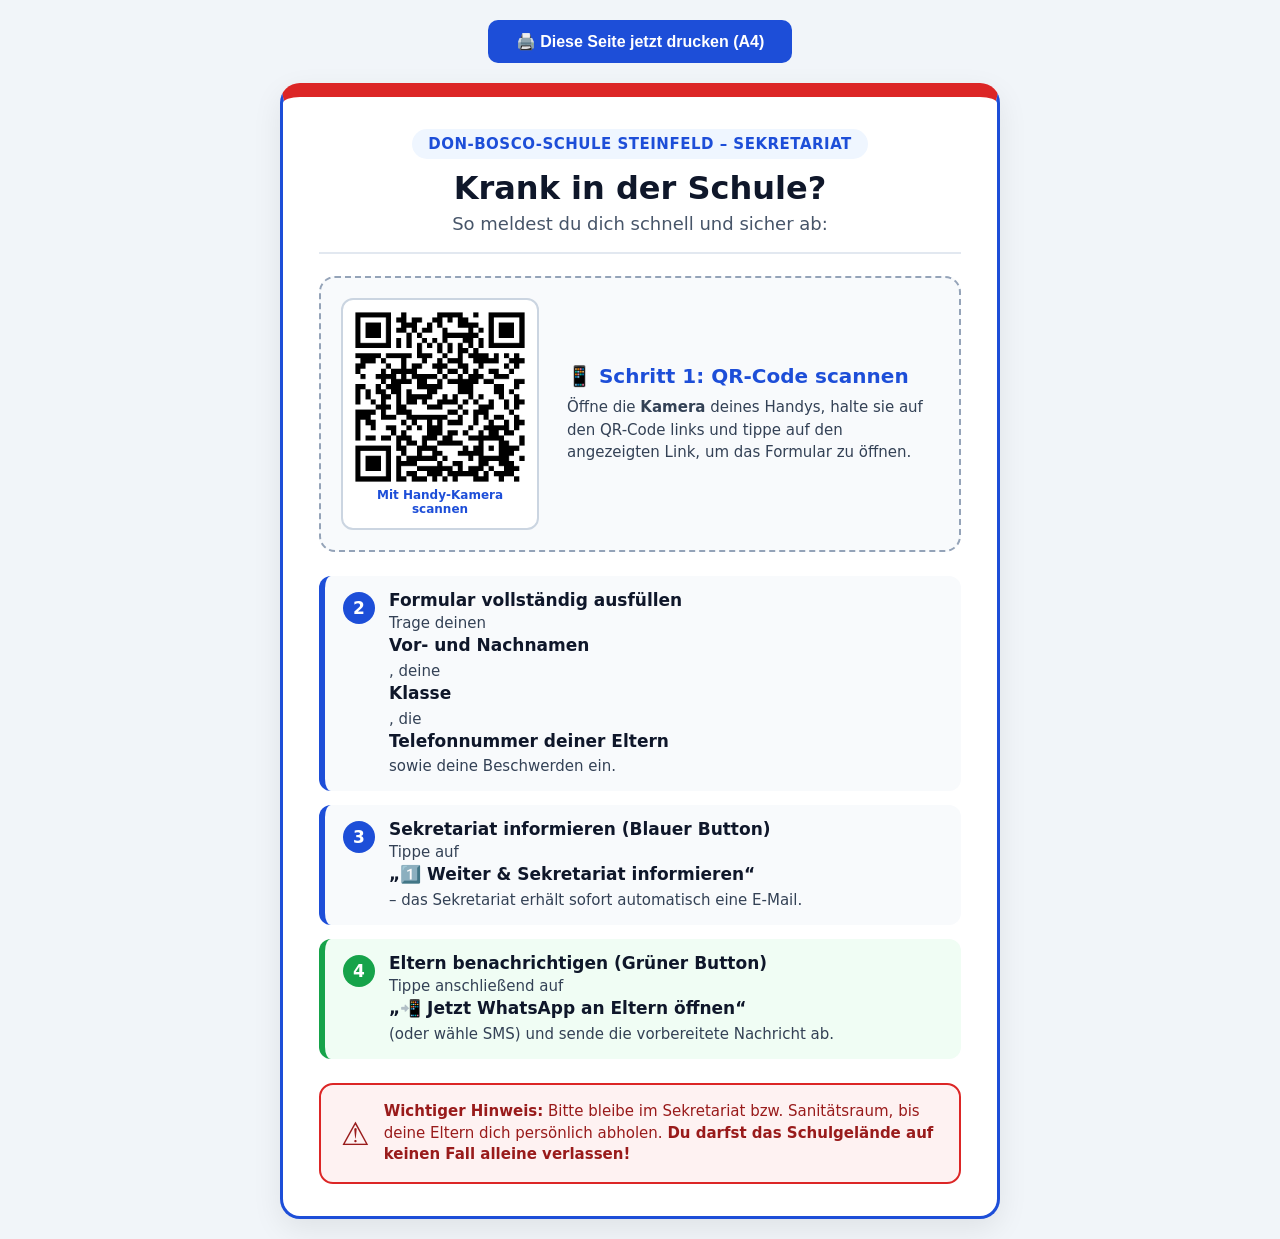
<file: plakat-abholung.html>
<!DOCTYPE html>
<html lang="de">
<head>
<meta charset="UTF-8">
<meta name="viewport" content="width=device-width, initial-scale=1.0">
<title>Aushang Sekretariat – Abholung bei Erkrankung (DBS Steinfeld)</title>
<style>
@page {
size: A4 portrait;
margin: 12mm;
}
body {
font-family: system-ui, -apple-system, 'Segoe UI', Roboto, sans-serif;
background-color: #f1f5f9;
margin: 0;
padding: 20px;
color: #0f172a;
-webkit-print-color-adjust: exact !important;
print-color-adjust: exact !important;
}
.poster-container {
max-width: 720px;
margin: 0 auto;
background: #ffffff;
border-radius: 20px;
border: 3px solid #1d4ed8;
border-top: 14px solid #dc2626;
padding: 32px 36px;
box-shadow: 0 10px 30px rgba(0,0,0,0.08);
box-sizing: border-box;
}
.header {
text-align: center;
border-bottom: 2px solid #e2e8f0;
padding-bottom: 18px;
margin-bottom: 22px;
}
.school-name {
display: inline-block;
background: #eff6ff;
color: #1d4ed8;
font-weight: 800;
font-size: 15px;
padding: 6px 16px;
border-radius: 999px;
letter-spacing: 0.5px;
margin-bottom: 10px;
}
h1 {
font-size: 32px;
margin: 0 0 6px 0;
color: #0f172a;
}
.subtitle {
font-size: 18px;
color: #475569;
margin: 0;
font-weight: 500;
}
.qr-section {
display: flex;
align-items: center;
justify-content: center;
gap: 28px;
background: #f8fafc;
border: 2px dashed #94a3b8;
border-radius: 16px;
padding: 20px;
margin-bottom: 24px;
}
.qr-box {
background: #ffffff;
padding: 12px;
border-radius: 12px;
border: 2px solid #cbd5e1;
text-align: center;
}
.qr-box img {
width: 170px;
height: 170px;
display: block;
}
.qr-caption {
font-size: 12px;
font-weight: 700;
color: #1d4ed8;
margin-top: 6px;
}
.qr-text h2 {
font-size: 20px;
margin: 0 0 8px 0;
color: #1d4ed8;
}
.qr-text p {
font-size: 15px;
color: #334155;
margin: 0;
line-height: 1.5;
}
.steps {
display: flex;
flex-direction: column;
gap: 14px;
margin-bottom: 24px;
}
.step-item {
display: flex;
align-items: flex-start;
gap: 14px;
background: #f8fafc;
padding: 14px 18px;
border-radius: 12px;
border-left: 6px solid #1d4ed8;
}
.step-item.green {
border-left-color: #16a34a;
background: #f0fdf4;
}
.step-num {
background: #1d4ed8;
color: #ffffff;
font-weight: 800;
font-size: 17px;
width: 32px;
height: 32px;
border-radius: 50%;
display: flex;
align-items: center;
justify-content: center;
flex-shrink: 0;
margin-top: 2px;
}
.step-item.green .step-num {
background: #16a34a;
}
.step-content strong {
display: block;
font-size: 17px;
color: #0f172a;
margin-bottom: 3px;
}
.step-content span {
font-size: 15px;
color: #334155;
line-height: 1.4;
}
.warning-box {
background: #fef2f2;
border: 2px solid #dc2626;
border-radius: 14px;
padding: 16px 20px;
color: #991b1b;
display: flex;
align-items: center;
gap: 14px;
}
.warning-icon {
font-size: 32px;
flex-shrink: 0;
}
.warning-text {
font-size: 15px;
line-height: 1.45;
}
.print-btn {
display: block;
margin: 0 auto 20px auto;
padding: 12px 28px;
background: #1d4ed8;
color: white;
border: none;
border-radius: 10px;
font-size: 16px;
font-weight: 700;
cursor: pointer;
}
@media print {
@page {
size: A4 portrait;
margin: 8mm;
}
body {
background: #ffffff;
padding: 0;
}
.poster-container {
box-shadow: none;
max-width: 100%;
padding: 14px 20px;
border-top-width: 10px;
}
.header {
padding-bottom: 10px;
margin-bottom: 14px;
}
.school-name {
margin-bottom: 6px;
font-size: 13px;
}
h1 {
font-size: 26px;
}
.subtitle {
font-size: 15px;
}
.qr-section {
padding: 12px;
margin-bottom: 14px;
}
.qr-box {
padding: 8px;
}
.qr-box img {
width: 135px;
height: 135px;
}
.steps {
gap: 8px;
margin-bottom: 12px;
}
.step-item {
padding: 10px 14px;
}
.warning-box {
padding: 10px 14px;
font-size: 13.5px;
}
.print-btn {
display: none !important;
}
}


</style>
</head>
<body>

<button class="print-btn" onclick="window.print()">🖨️ Diese Seite jetzt drucken (A4)</button>

<div class="poster-container">
<div class="header">
<div class="school-name">DON-BOSCO-SCHULE STEINFELD – SEKRETARIAT</div>
<h1>Krank in der Schule?</h1>
<p class="subtitle">So meldest du dich schnell und sicher ab:</p>
</div>

<div class="qr-section">
<div class="qr-box">
<img src="./imag/qr-abholung.png" alt="QR-Code Abholung">
<div class="qr-caption">Mit Handy-Kamera scannen</div>
</div>
<div class="qr-text">
<h2>📱 Schritt 1: QR-Code scannen</h2>
<p>Öffne die <strong>Kamera</strong> deines Handys, halte sie auf den QR-Code links und tippe auf den angezeigten Link, um das Formular zu öffnen.</p>
</div>
</div>

<div class="steps">
<div class="step-item">
<div class="step-num">2</div>
<div class="step-content">
<strong>Formular vollständig ausfüllen</strong>
<span>Trage deinen <strong>Vor- und Nachnamen</strong>, deine <strong>Klasse</strong>, die <strong>Telefonnummer deiner Eltern</strong> sowie deine Beschwerden ein.</span>
</div>
</div>

<div class="step-item">
<div class="step-num">3</div>
<div class="step-content">
<strong>Sekretariat informieren (Blauer Button)</strong>
<span>Tippe auf <strong>„1️⃣ Weiter &amp; Sekretariat informieren“</strong> – das Sekretariat erhält sofort automatisch eine E-Mail.</span>
</div>
</div>

<div class="step-item green">
<div class="step-num">4</div>
<div class="step-content">
<strong>Eltern benachrichtigen (Grüner Button)</strong>
<span>Tippe anschließend auf <strong>„📲 Jetzt WhatsApp an Eltern öffnen“</strong> (oder wähle SMS) und sende die vorbereitete Nachricht ab.</span>
</div>
</div>
</div>

<div class="warning-box">
<div class="warning-icon">⚠️</div>
<div class="warning-text">
<strong>Wichtiger Hinweis:</strong> Bitte bleibe im Sekretariat bzw. Sanitätsraum, bis deine Eltern dich persönlich abholen. <strong>Du darfst das Schulgelände auf keinen Fall alleine verlassen!</strong>
</div>
</div>
</div>

</body>
</html>
</file>
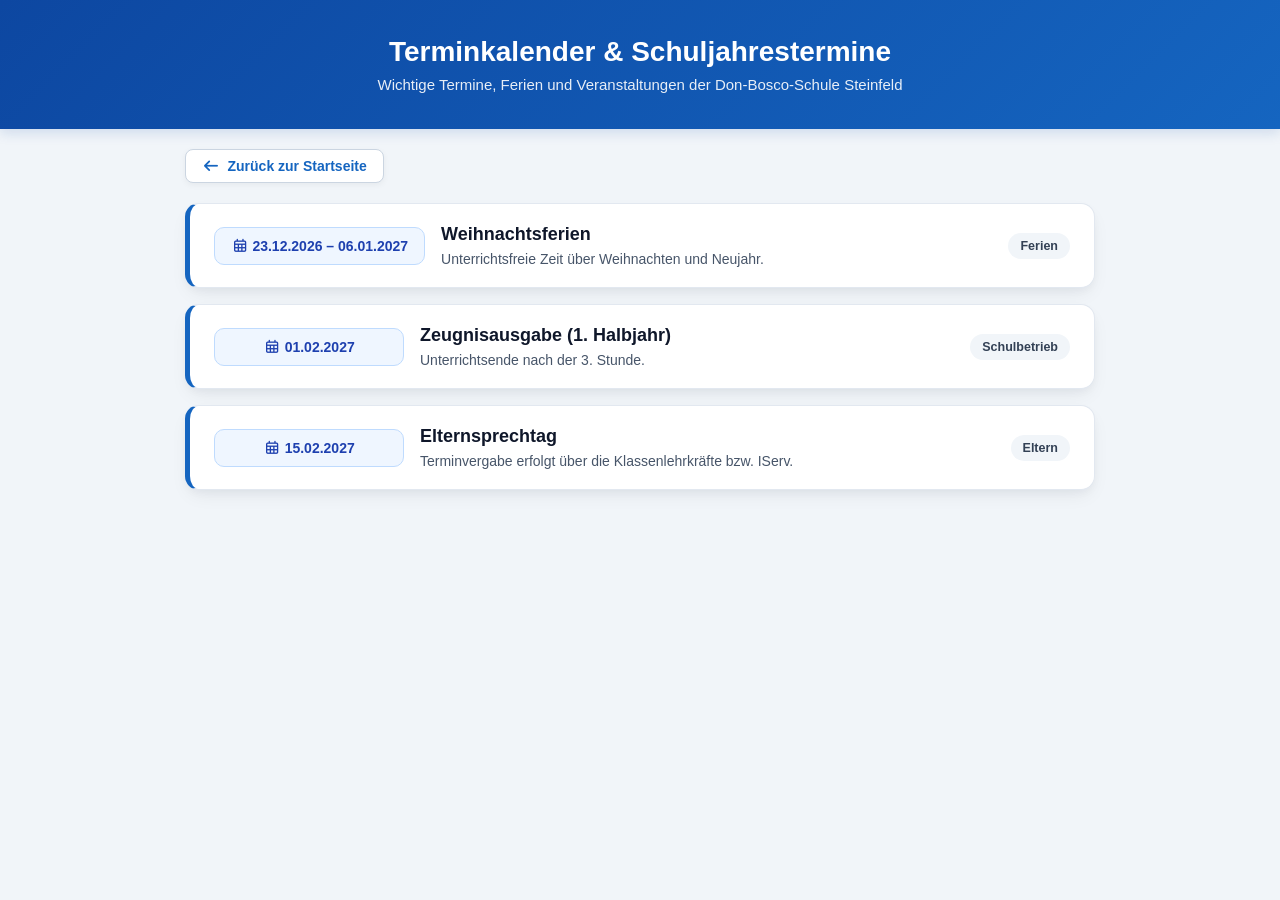
<file: termine.html>
<!DOCTYPE html>
<html lang="de">
<head>
<meta charset="UTF-8" />
<meta name="viewport" content="width=device-width, initial-scale=1.0" />
<title>Terminkalender – Don-Bosco-Schule Steinfeld</title>
<link rel="stylesheet" href="./styles/all.min.css" />
<style>
* { box-sizing: border-box; }
body {
font-family: -apple-system, BlinkMacSystemFont, "Segoe UI", Roboto, sans-serif;
background-color: #f1f5f9;
color: #1e293b;
margin: 0;
padding: 0;
}
.termine-header {
background: linear-gradient(135deg, #0d47a1, #1565c0);
color: #ffffff;
padding: 36px 20px;
text-align: center;
box-shadow: 0 4px 12px rgba(13, 71, 161, 0.15);
}
.termine-header h1 { margin: 0 0 8px 0; font-size: 28px; }
.termine-header p { margin: 0; font-size: 15px; opacity: 0.9; }
.top-nav-back { max-width: 950px; margin: 20px auto; padding: 0 20px; }
.back-btn {
display: inline-flex; align-items: center; gap: 8px;
text-decoration: none; color: #1565c0; font-weight: 600; font-size: 14px;
background: #ffffff; padding: 8px 16px; border-radius: 8px;
border: 1px solid #cbd5e1; box-shadow: 0 2px 6px rgba(0,0,0,0.05); transition: 0.2s;
}
.back-btn:hover { background: #f8fafc; }
.termine-list {
max-width: 950px;
margin: 0 auto 60px auto;
padding: 0 20px;
display: flex;
flex-direction: column;
gap: 16px;
}
.termin-card {
background: #ffffff;
border-radius: 14px;
padding: 20px 24px;
border: 1px solid #e2e8f0;
border-left: 5px solid #1565c0;
box-shadow: 0 8px 20px -5px rgba(15, 23, 42, 0.08), 0 4px 10px -2px rgba(15, 23, 42, 0.04);
display: flex;
flex-wrap: wrap;
align-items: center;
justify-content: space-between;
gap: 16px;
transition: transform 0.2s ease, box-shadow 0.2s ease;
}
.termin-card:hover {
transform: translateY(-2px);
box-shadow: 0 12px 26px -5px rgba(15, 23, 42, 0.13);
}
.termin-date-box {
background: #eff6ff;
color: #1e40af;
font-weight: 700;
font-size: 14px;
padding: 10px 16px;
border-radius: 10px;
min-width: 190px;
text-align: center;
border: 1px solid #bfdbfe;
}
.termin-details {
flex: 1;
min-width: 240px;
}
.termin-details h3 {
margin: 0 0 6px 0;
font-size: 18px;
color: #0f172a;
}
.termin-details p {
margin: 0;
font-size: 14px;
color: #475569;
}
.termin-badge {
background: #f1f5f9;
color: #334155;
font-size: 12.5px;
font-weight: 600;
padding: 6px 12px;
border-radius: 20px;
}
</style>
</head>
<body>

<div class="termine-header">
<h1>Terminkalender & Schuljahrestermine</h1>
<p>Wichtige Termine, Ferien und Veranstaltungen der Don-Bosco-Schule Steinfeld</p>
</div>

<div class="top-nav-back">
<a href="./index.html" class="back-btn"><i class="fas fa-arrow-left"></i> Zurück zur Startseite</a>
</div>

<div class="termine-list" id="termineList">
<p style="text-align:center; color:#64748b;">Termine werden geladen...</p>
</div>

<script>
document.addEventListener("DOMContentLoaded", function() {
const listContainer = document.getElementById("termineList");
fetch('data/termine.json?t=' + new Date().getTime())
.then(res => res.json())
.then(data => {
if (!data.termine || data.termine.length === 0) {
listContainer.innerHTML = '<p style="text-align:center;">Aktuell sind keine Termine eingetragen.</p>';
return;
}
listContainer.innerHTML = "";
data.termine.forEach(item => {
const card = document.createElement("div");
card.className = "termin-card";
card.innerHTML = `
<div class="termin-date-box"><i class="far fa-calendar-alt"></i> ${item.date || ''}</div>
<div class="termin-details">
<h3>${item.title || ''}</h3>
<p>${item.info || ''}</p>
</div>
${item.category ? `<span class="termin-badge">${item.category}</span>` : ''}
`;
listContainer.appendChild(card);
});
})
.catch(err => {
console.error(err);
listContainer.innerHTML = '<p style="text-align:center;">Fehler beim Laden der Termine.</p>';
});
});
</script>

</body>
</html>
</file>
<file: styles/dbs11.css>
html {
box-sizing: border-box;
line-height: 1.15;
} 

*, *:before, *:after {
box-sizing: inherit;
}

body {
margin: 0;
font-family: "TTNorms", sans-serif;
}

.container {
width: 1200px;
max-width: 90%;
margin: 0 auto;
}

/* هدر اصلی */
.ganzüben {
background-color: rgb(0, 119, 182);
color: #fff;
padding-bottom: 1rem;
}

.ganzüben-title {
margin: 0;
padding: 0.8rem 5rem;
color: #fff;
border-bottom: 1px solid rgba(255, 255, 255, 0.4);
font-size: 14px;
font-weight: normal;
}

.ganzüben-bild {
display: flex;
align-items: center;
padding-top: 1rem;
}

.ganzüben-bild__Logo2 {
width: 20rem;
height: auto;
}

/* نوار منو */
.header-ünten__ünten {
margin-top: 1rem;
}

.header-ünten__menu {
display: flex;
align-items: center;
justify-content: flex-start;
gap: 1.3rem; /* فاصله کمی جمع‌وجورتر تا ذره‌بین هم در همین خط جا شود */
padding: 0 0 0 4.5rem; /* این تورفتگی باعث می‌شود Aktuelles دقیقاً زیر نوشته Don-Bosco قرار بگیرد */
margin: 0;
list-style: none;
}

.header-ünten__links {
position: relative;
height: 3.2rem;
display: flex;
align-items: center;
}

.header-ünten__links1 {
display: flex;
align-items: center;
gap: 0.4rem;
color: #fff;
text-decoration: none;
padding: 0.6rem 0.2rem;
position: relative;
white-space: nowrap;
font-size: 15px;
}

/* خط زیر متحرک هنگام هاور */
.header-ünten__links1::after {
content: "";
position: absolute;
bottom: 0;
left: 0;
width: 0;
height: 2px;
background-color: #ffffff;
transition: width 0.3s ease-in-out;
}

.header-ünten__links:hover .header-ünten__links1::after {
width: 100%;
}

/* چرخش آیکون فلش */
.Flash, .flash {
transition: transform 0.3s ease;
}

.header-ünten__links:hover .Flash,
.header-ünten__links:hover .flash {
transform: rotate(180deg);
}

.menu-ünten__suchenicon {
width: 1.3rem;
height: 1.3rem;
cursor: pointer;
}

/* منوی کشویی سطح اول */
.sub-menu {
position: absolute;
top: 100%;
left: 0;
min-width: 14rem;
background-color: rgb(0, 119, 182);
color: #fff;
visibility: hidden;
opacity: 0;
transform: translateY(10px);
transition: all 0.25s ease-in-out;
z-index: 1000;
box-shadow: 0 4px 12px rgba(0, 0, 0, 0.2);
border-top: 2px solid #fff;
}

.header-ünten__links:hover > .sub-menu {
visibility: visible;
opacity: 1;
transform: translateY(0);
}

.menu-link__akt {
padding: 0;
margin: 0;
list-style: none;
}

.menu-link__akt1 {
position: relative;
display: flex;
align-items: center;
justify-content: space-between;
border-bottom: 1px solid rgba(255, 255, 255, 0.3);
padding: 0.7rem 1rem;
transition: background-color 0.2s ease;
}

.menu-link__akt1:last-child {
border-bottom: none;
}

.menu-link__akt1 > a {
color: #fff;
text-decoration: none;
width: 100%;
font-size: 14px;
}

.menu-link__akt1:hover {
background-color: #ffffff;
}

.menu-link__akt1:hover > a {
color: #000000;
}

.iconreight, .iconreight1 {
width: 1rem;
height: 1rem;
}

/* منوی کشویی سطح دوم */
.contorolle, .contorolle1, .contorolle2 {
position: absolute;
top: -2px;
left: 100%;
min-width: 14rem;
background-color: rgb(0, 119, 182);
visibility: hidden;
opacity: 0;
transition: all 0.25s ease-in-out;
box-shadow: 0 4px 12px rgba(0, 0, 0, 0.2);
border-top: 2px solid #fff;
}

.menu-link__akt1:hover .contorolle,
.menu-link__akt1:hover .contorolle1,
.menu-link__akt1:hover .contorolle2 {
visibility: visible;
opacity: 1;
}

.kontroler, .kontroler1, .kontroler2 {
position: static;
visibility: visible;
opacity: 1;
transform: none;
margin: 0;
padding: 0;
list-style: none;
border-top: none;
box-shadow: none;
}

.kontroler li, .kontroler1 li, .kontroler2 li {
border-bottom: 1px solid rgba(255, 255, 255, 0.3);
padding: 0.7rem 1rem;
}

.kontroler li:last-child, .kontroler1 li:last-child, .kontroler2 li:last-child {
border-bottom: none;
}

.kontroler li a, .kontroler1 li a, .kontroler2 li a {
color: #fff;
text-decoration: none;
font-size: 14px;
display: block;
}

.kontroler li:hover, .kontroler1 li:hover, .kontroler2 li:hover {
background-color: #ffffff;
}

.kontroler li:hover a, .kontroler1 li:hover a, .kontroler2 li:hover a {
color: #000000;
}

.header__icon {
display: none;
}
/* بخش محتوای اصلی */
.main-content {
background-color: #f7f7f7;
padding: 3rem 0;
}

.welcome-title {
  text-align: center;
  color: #555555;
  padding-bottom: 15px;
  border-bottom: 2px solid #0073aa;
  margin-bottom: 25px;
}


/* اسلایدر عکس */
.slider-container {
position: relative;
max-width: 100%;
height: 380px;
overflow: hidden;
box-shadow: 0 4px 10px rgba(0,0,0,0.1);
}

.slider-container img {
width: 100%;
height: 100%;
object-fit: cover;
transition: opacity 0.5s ease;
}

.slider-btn {
position: absolute;
top: 50%;
transform: translateY(-50%);
background-color: rgba(0, 0, 0, 0.4);
color: white;
border: none;
padding: 1rem;
cursor: pointer;
font-size: 18px;
}

.slider-btn:hover {
background-color: rgba(0, 119, 182, 0.8);
}

.prev { left: 10px; }
.next { right: 10px; }

/* پنجره جستجوی تمام صفحه */
.search-overlay {
display: none; /* در حالت عادی مخفی است */
position: fixed;
top: 0;
left: 0;
width: 100%;
height: 100%;
background-color: rgba(0, 119, 182, 0.95);
z-index: 2000;
justify-content: center;
align-items: center;
}

.search-box {
display: flex;
gap: 1rem;
width: 60%;
max-width: 600px;
}

.search-box input {
width: 100%;
padding: 1rem;
font-size: 18px;
border: none;
border-radius: 4px;
}

.search-box button {
padding: 0 1.5rem;
background-color: #333;
color: white;
border: none;
border-radius: 4px;
cursor: pointer;
}

.search-wrapper {
width: 90%;
max-width: 600px;
display: flex;
flex-direction: column;
}

.search-box {
display: flex;
gap: 0.8rem;
width: 100%;
}

.search-box input {
flex: 1;
padding: 1rem;
font-size: 16px;
border: none;
border-radius: 4px;
}

.search-results {
list-style: none;
padding: 0;
margin: 0.5rem 0 0 0;
background-color: #ffffff;
border-radius: 4px;
max-height: 250px;
overflow-y: auto;
box-shadow: 0 4px 12px rgba(0, 0, 0, 0.2);
}

.search-results li {
border-bottom: 1px solid #eeeeee;
}

.search-results li:last-child {
border-bottom: none;
}

.search-results li a {
display: block;
padding: 0.8rem 1rem;
color: #333333;
text-decoration: none;
font-size: 15px;
transition: background-color 0.2s;
}

.search-results li a:hover {
background-color: #e6f2f8;
color: rgb(0, 119, 182);
}

/* بخش اخبار (Aktuelles) */
.news-section {
margin-top: 4rem;
}

.section-title {
color: rgb(0, 119, 182);
font-size: 22px;
border-bottom: 2px solid rgb(0, 119, 182);
padding-bottom: 0.5rem;
margin-bottom: 2rem;
}

.news-grid {
display: flex;
gap: 1.5rem;
justify-content: space-between;
flex-wrap: wrap;
}

.news-card {
background-color: #ffffff;
border-radius: 6px;
padding: 1.5rem;
flex: 1; /* باعث می‌شود هر سه کارت عرض کاملاً مساوی داشته باشند */
min-width: 280px;
box-shadow: 0 2px 8px rgba(0, 0, 0, 0.08);
display: flex;
flex-direction: column;
justify-content: space-between;
transition: transform 0.3s ease, box-shadow 0.3s ease;
}

.news-card:hover {
transform: translateY(-5px); /* حرکت ظریف به بالا هنگام رفتن موس */
box-shadow: 0 6px 16px rgba(0, 0, 0, 0.12);
}

.news-date {
font-size: 12px;
color: #888888;
margin-bottom: 0.5rem;
}

.news-card h3 {
color: #333333;
font-size: 18px;
margin: 0 0 0.8rem 0;
}

.news-card p {
color: #555555;
font-size: 14px;
line-height: 1.6;
margin-bottom: 1.5rem;
}

.news-link {
color: rgb(0, 119, 182);
text-decoration: none;
font-weight: bold;
font-size: 14px;
}

.news-link:hover {
text-decoration: underline;
}

/* فوتر (پاورقی) سایت */
.site-footer {
background-color: rgb(0, 119, 182);
color: #ffffff;
padding-top: 3rem;
margin-top: 3rem;
}

.footer-content {
display: flex;
justify-content: space-between;
flex-wrap: wrap;
gap: 2rem;
padding-bottom: 2rem;
}

.footer-col {
flex: 1;
min-width: 220px;
}

.footer-col h4 {
font-size: 16px;
margin-bottom: 1rem;
border-bottom: 1px solid rgba(255, 255, 255, 0.3);
padding-bottom: 0.5rem;
}

.footer-col p {
font-size: 14px;
line-height: 1.6;
margin: 0.3rem 0;
color: rgba(255, 255, 255, 0.9);
}

.footer-links {
list-style: none;
padding: 0;
margin: 0;
}

.footer-links li {
margin-bottom: 0.5rem;
}

.footer-links a {
color: rgba(255, 255, 255, 0.9);
text-decoration: none;
font-size: 14px;
}

.footer-links a:hover {
color: #ffffff;
text-decoration: underline;
}

.footer-bottom {
background-color: rgba(0, 0, 0, 0.15);
text-align: center;
padding: 1rem;
font-size: 13px;
}

.cookie-banner {
position: fixed;
bottom: 0;
left: 0;
width: 100%;
background-color: #222222;
color: #ffffff;
padding: 1rem 0;
z-index: 3000;
box-shadow: 0 -2px 10px rgba(0, 0, 0, 0.2);
display: none; /* جاوااسکریپت تصمیم می‌گیرد نمایش داده شود یا نه */
}

.cookie-content {
display: flex;
align-items: center;
justify-content: space-between;
gap: 1.5rem;
flex-wrap: wrap;
}

.cookie-content p {
margin: 0;
font-size: 14px;
line-height: 1.5;
}

.cookie-btn {
background-color: rgb(0, 119, 182);
color: #ffffff;
border: none;
padding: 0.6rem 1.5rem;
border-radius: 4px;
cursor: pointer;
font-size: 14px;
font-weight: bold;
white-space: nowrap;
transition: background-color 0.2s;
}

.cookie-btn:hover {
background-color: rgb(0, 95, 145);
}

.modal-overlay {
display: none;
position: fixed;
top: 0;
left: 0;
width: 100%;
height: 100%;
background-color: rgba(0, 0, 0, 0.6);
z-index: 2500;
justify-content: center;
align-items: center;
}

.modal-box {
background-color: #ffffff;
width: 90%;
max-width: 550px;
padding: 2rem;
border-radius: 8px;
position: relative;
box-shadow: 0 10px 25px rgba(0, 0, 0, 0.3);
animation: fadeIn 0.25s ease;
}

@keyframes fadeIn {
from { opacity: 0; transform: scale(0.95); }
to { opacity: 1; transform: scale(1); }
}

.modal-close {
position: absolute;
top: 1rem;
right: 1rem;
background: none;
border: none;
font-size: 20px;
cursor: pointer;
color: #666;
}

.modal-close:hover {
color: #000;
}

.modal-box h2 {
color: rgb(0, 119, 182);
margin: 0.5rem 0 1rem 0;
}

.modal-box p {
color: #444;
line-height: 1.7;
font-size: 15px;
}

@media only screen and (max-width: 992px) {
.ganzüben-title {
font-size: 11px;
text-align: center;
}
@media only screen and (max-width: 992px) {
.header-ünten__links1 {
width: 100%;
justify-content: space-between; /* متن سمت چپ و فلش سمت راست قرار می‌گیرد */
background-color: transparent !important;
padding: 0.6rem 0;
}
@media only screen and (max-width: 992px) {
/* غیرفعال کردن خط زیر متحرک دسکتاپ در حالت موبایل */
.header-ünten__links1::after {
display: none !important;
}

/* حذف خط‌های سفید اضافی زیر آیتم‌های منو در موبایل */
.header-ünten__links {
border-bottom: none !important;
}
}



.sub-menu {
position: static !important;
width: 100% !important;
background-color: rgba(0, 0, 0, 0.12) !important; /* کمی تیره‌تر تا از منوی اصلی متمایز شود */
box-shadow: none !important;
border-top: none !important;
padding: 0.3rem 0 0.3rem 1rem !important;
margin-top: 0.4rem;
border-radius: 4px;
}

.menu-link__akt1 {
flex-direction: column;
align-items: flex-start !important;
justify-content: flex-start !important;
padding: 0.6rem 0.5rem !important;
border-bottom: 1px solid rgba(255, 255, 255, 0.15) !important;
}

.menu-link__akt1 > a {
text-align: left !important;
width: 100%;
display: flex;
justify-content: space-between;
}

/* تنظیم زیرمنوهای سطح دوم در موبایل */
.contorolle, .contorolle1, .contorolle2 {
position: static !important;
width: 100% !important;
background-color: rgba(0, 0, 0, 0.15) !important;
padding-left: 1rem !important;
margin-top: 0.5rem;
}
}



/* نمایش دکمه همبرگری در موبایل */
.header__icon {
display: block;
color: #ffffff;
font-size: 26px;
cursor: pointer;
position: absolute;
right: 5%;
top: 3.5rem;
}

/* مخفی کردن منو در حالت عادی در موبایل */
.header-ünten__menu {
display: none;
flex-direction: column;
align-items: flex-start;
background-color: rgb(0, 105, 160);
padding: 1rem;
margin-top: 1rem;
border-radius: 6px;
gap: 0.5rem;
}

/* این کلاس توسط جاوااسکریپت اضافه می‌شود تا منو باز شود */
.header-ünten__menu.active {
display: flex;
}

.header-ünten__links {
width: 100%;
height: auto;
flex-direction: column;
align-items: flex-start;
border-bottom: 1px solid rgba(255, 255, 255, 0.2);
padding-bottom: 0.5rem;
}

.header-ünten__links:last-child {
border-bottom: none;
}

/* تنظیم زیرمنوها در موبایل تا از صفحه بیرون نزنند */
.sub-menu {
position: static;
width: 100%;
box-shadow: none;
border-top: none;
padding-left: 1rem;
display: none;
opacity: 1;
visibility: visible;
transform: none;
}

.header-ünten__links:hover > .sub-menu {
display: block;
}

.contorolle, .contorolle1, .contorolle2 {
position: static;
width: 100%;
box-shadow: none;
border-top: none;
padding-left: 1rem;
display: none;
opacity: 1;
visibility: visible;
}

.menu-link__akt1:hover .contorolle,
.menu-link__akt1:hover .contorolle1,
.menu-link__akt1:hover .contorolle2 {
display: block;
}

.slider-container {
height: 240px;
}
}
@media (max-width: 991px) {
  /* تنظیم فلش کنار آیتم‌های دارای زیرمنو در موبایل */
  .menu-link__akt1 {
    position: relative;
  }

  .menu-link__akt1 .iconreight,
  .menu-link__akt1 .iconreight1 {
    position: absolute;
    right: 15px;
    top: 15px;
    transform: rotate(90deg); /* چرخش فلش به سمت پایین */
    transition: transform 0.3s ease;
  }

  /* مخفی کردن زیرمنوهای سطح سوم در حالت عادی موبایل */
  .contorolle, .contorolle1, .contorolle2 {
    display: none;
    position: static !important;
    width: 100% !important;
    box-shadow: none !important;
    background-color: rgba(0, 0, 0, 0.15); /* کمی تیره‌تر برای تشخیص بهتر */
    padding-left: 15px;
  }

  /* نمایش زیرمنو وقتی کلاس active با کلیک اضافه شد */
  .menu-link__akt1.open-sub .contorolle,
  .menu-link__akt1.open-sub .contorolle1,
  .menu-link__akt1.open-sub .contorolle2 {
    display: block !important;
  }

  .menu-link__akt1.open-sub .iconreight,
  .menu-link__akt1.open-sub .iconreight1 {
    transform: rotate(270deg); /* چرخش فلش به بالا هنگام باز شدن */
  }

  /* اصلاح قرارگیری زیرمنوی داخلی */
  .kontroler, .kontroler1, .kontroler2 {
    position: static !important;
    display: block !important;
    width: 100% !important;
  }
}
@media (max-width: 991px) {
  /* ۱. سفید کردن کل کادر منوی موبایل */
  .header-ünten,
  .header-ünten__menu {
    background-color: #ffffff !important;
    padding: 0 !important;
    margin: 0 !important;
    width: 100% !important;
    box-shadow: 0 4px 10px rgba(0, 0, 0, 0.1) !important;
  }

  /* ۲. استایل لینک‌های اصلی منو (سطح اول) */
  .header-ünten__links {
    border-bottom: 1px solid #eeeeee !important;
    background-color: #ffffff !important;
    margin: 0 !important;
    padding: 0 !important;
  }

  .header-ünten__links1 {
    color: #333333 !important;
    background-color: #ffffff !important;
    padding: 15px 20px !important;
    display: flex !important;
    justify-content: space-between !important;
    align-items: center !important;
    font-weight: 500 !important;
  }

  /* تغییر رنگ آیتم فعال یا هاور شده شبیه سایت اصلی */
  .header-ünten__links1:hover,
  .header-ünten__links1:focus {
    background-color: #f8f9fa !important;
    color: #0073aa !important;
  }

  /* ۳. اصلاح زیرمنوی سطح دوم (مثل Schulleitung, Mitarbeiter) */
  .sub-menu,
  .menu-link__akt {
    position: static !important;
    background-color: #fafafa !important;
    width: 100% !important;
    padding: 0 !important;
    margin: 0 !important;
    box-shadow: none !important;
    border: none !important;
  }

  .menu-link__akt1 {
    border-top: 1px solid #eeeeee !important;
    background-color: #fafafa !important;
    padding: 0 !important;
    margin: 0 !important;
  }

  .menu-link__akt1 > a {
    color: #444444 !important;
    background-color: transparent !important;
    padding: 13px 20px 13px 30px !important; /* کمی تورفتگی از چپ */
    display: block !important;
  }

  .menu-link__akt1 > a:hover {
    color: #0073aa !important;
    background-color: #f0f0f0 !important;
  }

  /* ۴. اصلاح زیرمنوی سطح سوم (مثل Kollegium و...) و رفع مشکل ناخوانا بودن متن */
  .contorolle, .contorolle1, .contorolle2,
  .kontroler, .kontroler1, .kontroler2 {
    position: static !important;
    background-color: #f2f2f2 !important;
    width: 100% !important;
    padding: 0 !important;
    margin: 0 !important;
    box-shadow: none !important;
  }

  .kontroler li, .kontroler1 li, .kontroler2 li {
    border-top: 1px solid #e5e5e5 !important;
    background-color: #f2f2f2 !important;
  }

  .kontroler li a, .kontroler1 li a, .kontroler2 li a {
    color: #555555 !important; /* رنگ تیره برای خوانایی کامل روی پس‌زمینه روشن */
    background-color: transparent !important;
    padding: 12px 20px 12px 45px !important; /* تورفتگی بیشتر برای سطح سوم */
    display: block !important;
  }

  .kontroler li a:hover, .kontroler1 li a:hover, .kontroler2 li a:hover {
    color: #0073aa !important;
    background-color: #e9e9e9 !important;
  }

  /* ۵. تنظیم رنگ آیکون‌های فلش */
  .Flash, .iconreight, .iconreight1 {
    color: #666666 !important;
    filter: brightness(0.4); /* تیره کردن آیکون‌های SVG سفید */
  }
}

@media (max-width: 991px) {
  .header-ünten__links:hover > .sub-menu,
  .menu-link__akt1:hover > .contorolle,
  .menu-link__akt1:hover > .contorolle1,
  .menu-link__akt1:hover > .contorolle2 {
    display: none; /* غیرفعال کردن هاور در موبایل تا فقط با کلیک باز و بسته شود */
  }
}

@media (min-width: 992px) {
  /* ۱. قوس دادن و پس‌زمینه منوی اصلی هنگام بردن موس */
  .header-ünten__links {
    transition: background-color 0.25s ease;
    border-radius: 6px !important; /* میزان گردی گوشه‌های منوی اصلی */
  }

  .header-ünten__links:hover {
    background-color: rgba(255, 255, 255, 0.15) !important;
  }

  .header-ünten__links:hover > .header-ünten__links1 {
    text-decoration: underline;
    text-underline-offset: 6px;
  }

  /* ۲. گرد کردن گوشه‌های زیرمنوی سطح دوم و تیره‌تر کردن آن */
  .sub-menu,
  .menu-link__akt {
    background-color: #005b8f !important;
    border-radius: 8px !important; /* میزان گردی گوشه‌های زیرمنو */
    overflow: hidden !important; /* ضروری برای اینکه آیتم‌های داخلی از گوشه‌های گرد بیرون نزنند */
    box-shadow: 0 6px 15px rgba(0, 0, 0, 0.2) !important;
  }

  .menu-link__akt1 {
    border-bottom: 1px solid rgba(255, 255, 255, 0.15) !important;
  }

  /* حذف خط جداکننده از آخرین آیتم تا گوشه پایین تمیز بماند */
  .menu-link__akt1:last-child {
    border-bottom: none !important;
  }

  .menu-link__akt1:hover {
    background-color: #004670 !important;
  }

  /* ۳. گرد کردن گوشه‌های زیرمنوهای سطح سوم (مثل Kollegium) */
  .contorolle, .contorolle1, .contorolle2,
  .kontroler, .kontroler1, .kontroler2 {
    background-color: #004670 !important;
    border-radius: 8px !important;
    overflow: hidden !important;
    box-shadow: 0 6px 15px rgba(0, 0, 0, 0.25) !important;
  }

  .kontroler li:hover, .kontroler1 li:hover, .kontroler2 li:hover {
    background-color: #003554 !important;
  }
}
/* استایل بخش دسترسی سریع (Quick Links) */
.quick-links-section {
  margin: 30px 0 40px 0;
}

.quick-links-grid {
  display: grid;
  grid-template-columns: repeat(auto-fit, minmax(240px, 1fr));
  gap: 20px;
}

.quick-card {
  display: flex;
  align-items: center;
  background-color: #ffffff;
  border: 1px solid #e0e6ed;
  border-left: 5px solid #0073aa; /* نوار رنگی سمت چپ برای زیبایی بیشتر */
  border-radius: 10px;
  padding: 18px 20px;
  text-decoration: none !important;
  box-shadow: 0 4px 10px rgba(0, 0, 0, 0.05);
  transition: transform 0.25s ease, box-shadow 0.25s ease, border-color 0.25s ease;
}

/* افکت نرم هنگام رفتن موس روی کارت */
.quick-card:hover {
  transform: translateY(-5px);
  box-shadow: 0 8px 20px rgba(0, 115, 170, 0.15);
  border-left-color: #004670;
}

.quick-icon {
  font-size: 28px;
  color: #0073aa;
  margin-right: 16px;
  width: 45px;
  text-align: center;
  transition: transform 0.25s ease;
}

.quick-card:hover .quick-icon {
  transform: scale(1.1);
}

.quick-info h3 {
  margin: 0 0 4px 0;
  font-size: 16px;
  font-weight: 600;
  color: #222222;
}

.quick-info p {
  margin: 0;
  font-size: 13px;
  color: #666666;
}
/* اسکرول نرم هنگام کلیک روی منوی Kontakt */
html {
  scroll-behavior: smooth;
}

.contact-section {
  background-color: #f8fafc;
  padding: 50px 0;
  border-top: 1px solid #e2e8f0;
  margin-top: 40px;
}

.contact-subtitle {
  text-align: center;
  color: #64748b;
  margin-bottom: 35px;
}

.contact-wrapper {
  display: grid;
  grid-template-columns: 1fr 1.6fr;
  gap: 30px;
  align-items: start;
}

/* باکس اطلاعات تماس */
.contact-info-box {
  background-color: #0073aa;
  color: #ffffff;
  padding: 30px;
  border-radius: 12px;
  box-shadow: 0 6px 15px rgba(0, 115, 170, 0.15);
}

.contact-info-box h3 {
  margin-top: 0;
  margin-bottom: 25px;
  font-size: 20px;
  border-bottom: 1px solid rgba(255, 255, 255, 0.25);
  padding-bottom: 12px;
}

.info-item {
  display: flex;
  align-items: flex-start;
  margin-bottom: 20px;
}

.info-item i {
  font-size: 18px;
  margin-right: 15px;
  margin-top: 4px;
  width: 20px;
  text-align: center;
}

.info-item p {
  margin: 4px 0 0 0;
  font-size: 14px;
  line-height: 1.5;
  color: #e2e8f0;
}

/* باکس فرم */
.contact-form-box {
  background-color: #ffffff;
  padding: 30px;
  border-radius: 12px;
  border: 1px solid #e2e8f0;
  box-shadow: 0 4px 12px rgba(0, 0, 0, 0.04);
}

.form-row {
  display: grid;
  grid-template-columns: 1fr 1fr;
  gap: 15px;
}

.form-group {
  margin-bottom: 18px;
}

.form-group label {
  display: block;
  margin-bottom: 6px;
  font-weight: 500;
  font-size: 14px;
  color: #334155;
}

.form-group input,
.form-group select,
.form-group textarea {
  width: 100%;
  padding: 11px 14px;
  border: 1px solid #cbd5e1;
  border-radius: 8px;
  font-size: 14px;
  font-family: inherit;
  transition: border-color 0.2s, box-shadow 0.2s;
  box-sizing: border-box;
}

.form-group input:focus,
.form-group select:focus,
.form-group textarea:focus {
  outline: none;
  border-color: #0073aa;
  box-shadow: 0 0 0 3px rgba(0, 115, 170, 0.15);
}

.form-checkbox {
  display: flex;
  align-items: flex-start;
  gap: 10px;
  margin-bottom: 20px;
}

.form-checkbox input {
  margin-top: 4px;
  cursor: pointer;
}

.form-checkbox label {
  font-size: 12px;
  color: #64748b;
  line-height: 1.4;
  cursor: pointer;
}

.contact-submit-btn {
  background-color: #0073aa;
  color: #ffffff;
  border: none;
  padding: 13px 26px;
  font-size: 15px;
  font-weight: 600;
  border-radius: 8px;
  cursor: pointer;
  transition: background-color 0.2s, transform 0.2s;
  display: inline-flex;
  align-items: center;
  gap: 8px;
}

.contact-submit-btn:hover {
  background-color: #005b8f;
  transform: translateY(-2px);
}

.form-feedback {
  margin-top: 15px;
  padding: 12px 15px;
  border-radius: 8px;
  background-color: #dcfce7;
  color: #166534;
  font-size: 14px;
  border: 1px solid #bbf7d0;
}

/* واکنش‌گرا در موبایل */
@media (max-width: 768px) {
  .contact-wrapper,
  .form-row {
    grid-template-columns: 1fr;
  }
}

.school-stats-section {
padding: 50px 20px;
background-color: #f8fafc;
border-top: 1px solid #e2e8f0;
border-bottom: 1px solid #e2e8f0;
margin: 40px 0;
}

.stats-container {
max-width: 1100px;
margin: 0 auto;
display: grid;
grid-template-columns: repeat(auto-fit, minmax(220px, 1fr));
gap: 30px;
text-align: center;
}

.stat-item {
background: #ffffff;
padding: 30px 20px;
border-radius: 16px;
box-shadow: 0 4px 15px rgba(0, 0, 0, 0.05);
transition: transform 0.3s ease;
}

.stat-item:hover {
transform: translateY(-5px);
}

.stat-icon {
margin-bottom: 15px;
display: flex;
justify-content: center;
}

.stat-number {
font-size: 3rem;
font-weight: 800;
color: #3b82f6;
line-height: 1.1;
margin-bottom: 8px;
}

.stat-label {
font-size: 1.1rem;
font-weight: 600;
color: #64748b;
}
/* زیرمنوی اختصاصی IT-Administration */
.it-parent {
position: relative;
}


/* زیرمنوی مستقل IT-Administration */
.it-parent {
position: relative;
}

.it-submenu {
display: none;
position: absolute;
right: 100%;
top: 0;
background-color: #0b5ed7; /* همان آبی منو */
min-width: 220px;
list-style: none;
padding: 8px 0;
margin: 0;
box-shadow: 0 4px 12px rgba(0, 0, 0, 0.2);
border-radius: 4px;
z-index: 9999;
}

.it-parent:hover > .it-submenu {
display: block;
}

.it-submenu li a {
display: block;
padding: 10px 16px;
color: #ffffff;
text-decoration: none;
font-size: 14px;
white-space: nowrap;
}

.it-submenu li a:hover {
background-color: rgba(255, 255, 255, 0.15);
}
/* =========================================================
   فاز ۲: استایل بخش‌های جدید (Mensa, Termine, Steinfelder Weg)
   ========================================================= */

/* ۱. طرح آموزشی Steinfelder Weg */
.konzept-section {
    margin-top: 4rem;
}

.konzept-grid {
    display: grid;
    grid-template-columns: repeat(auto-fit, minmax(240px, 1fr));
    gap: 1.5rem;
}

.konzept-card {
    background: #ffffff;
    border-radius: 8px;
    padding: 1.8rem 1.4rem;
    text-align: center;
    box-shadow: 0 2px 10px rgba(0, 0, 0, 0.06);
    border-top: 4px solid rgb(0, 119, 182);
    transition: transform 0.3s ease, box-shadow 0.3s ease;
}

.konzept-card:hover {
    transform: translateY(-5px);
    box-shadow: 0 8px 20px rgba(0, 119, 182, 0.15);
}

.konzept-icon {
    width: 56px;
    height: 56px;
    margin: 0 auto 1rem auto;
    background-color: rgba(0, 119, 182, 0.1);
    color: rgb(0, 119, 182);
    border-radius: 50%;
    display: flex;
    align-items: center;
    justify-content: center;
    font-size: 24px;
}

.konzept-card h3 {
    color: #222;
    font-size: 18px;
    margin: 0 0 0.6rem 0;
}

.konzept-card p {
    color: #555;
    font-size: 14px;
    line-height: 1.5;
    margin: 0;
}

/* ۲. بخش دو ستونی تقویم رویدادها (Termine) و برنامه غذایی (Mensa) */
.info-split-section {
    margin-top: 4rem;
    display: grid;
    grid-template-columns: 1fr 1fr;
    gap: 2rem;
}

@media (max-width: 900px) {
    .info-split-section {
        grid-template-columns: 1fr;
    }
}

.info-box {
    background: #ffffff;
    border-radius: 8px;
    padding: 1.8rem;
    box-shadow: 0 2px 10px rgba(0, 0, 0, 0.06);
}

/* لیست رویدادها */
.termin-item {
    display: flex;
    align-items: center;
    gap: 1rem;
    padding: 0.9rem 0;
    border-bottom: 1px solid #eeeeee;
}

.termin-item:last-child {
    border-bottom: none;
}

.termin-date-badge {
    background-color: rgb(0, 119, 182);
    color: #ffffff;
    border-radius: 6px;
    min-width: 60px;
    padding: 8px 6px;
    text-align: center;
    font-weight: bold;
}

.termin-date-badge .day {
    display: block;
    font-size: 18px;
    line-height: 1.1;
}

.termin-date-badge .month {
    display: block;
    font-size: 11px;
    text-transform: uppercase;
    opacity: 0.9;
}

.termin-details h4 {
    margin: 0 0 4px 0;
    font-size: 15px;
    color: #222;
}

.termin-details span {
    font-size: 13px;
    color: #666;
}

/* جدول برنامه غذایی Mensa */
.mensa-table {
    width: 100%;
    border-collapse: collapse;
    margin-top: 0.5rem;
}

.mensa-table tr {
    border-bottom: 1px solid #eeeeee;
}

.mensa-table tr:last-child {
    border-bottom: none;
}

.mensa-table td {
    padding: 11px 6px;
    font-size: 14px;
    color: #333;
}

.mensa-day {
    font-weight: bold;
    color: rgb(0, 119, 182);
    width: 110px;
}

.mensa-tag {
    display: inline-block;
    font-size: 11px;
    padding: 2px 6px;
    border-radius: 4px;
    background: #dcfce7;
    color: #166534;
    margin-left: 6px;
}

.mensa-footer-links {
    margin-top: 1.2rem;
    display: flex;
    justify-content: space-between;
    align-items: center;
    flex-wrap: wrap;
    gap: 10px;
}

/* =========================================================
   فاز ۳: نوار دسترسی سریع پایین صفحه در موبایل (Mobile Bottom Bar)
   ========================================================= */
.mobile-bottom-nav {
    display: none;
}

@media (max-width: 768px) {
    body {
        padding-bottom: 65px; /* جلوگیری از افتادن فوتر زیر نوار پایین */
    }

    .mobile-bottom-nav {
        display: flex;
        position: fixed;
        bottom: 0;
        left: 0;
        right: 0;
        background-color: #ffffff;
        border-top: 1px solid #e2e8f0;
        box-shadow: 0 -4px 12px rgba(0, 0, 0, 0.08);
        z-index: 99990;
        justify-content: space-around;
        padding: 8px 4px;
    }

    .mobile-nav-item {
        display: flex;
        flex-direction: column;
        align-items: center;
        text-decoration: none;
        color: #475569;
        font-size: 11px;
        font-weight: 600;
        gap: 4px;
        background: none;
        border: none;
        cursor: pointer;
        padding: 4px 8px;
    }

    .mobile-nav-item i {
        font-size: 18px;
        color: rgb(0, 119, 182);
    }

    .mobile-nav-item.urgent i {
        color: #ef4444;
    }

    .mobile-nav-item:active {
        transform: scale(0.95);
    }
}
</file>
